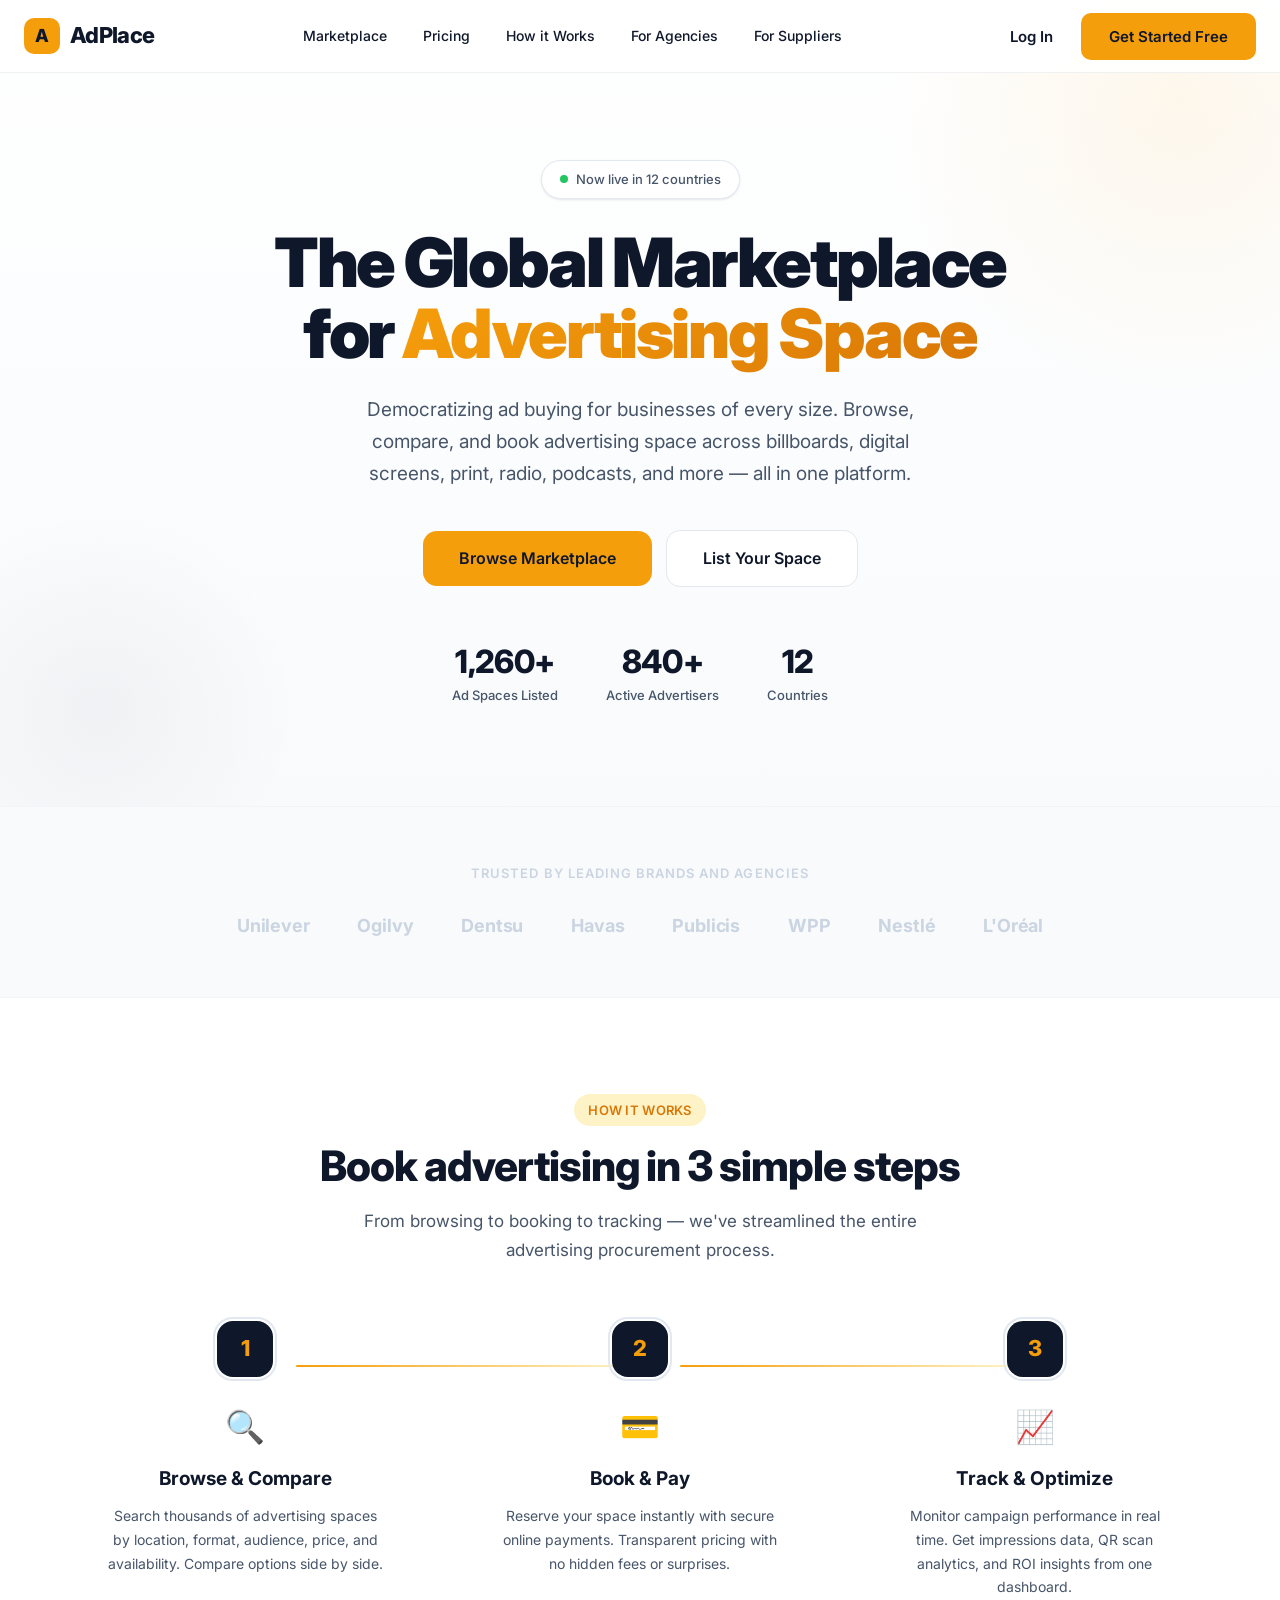
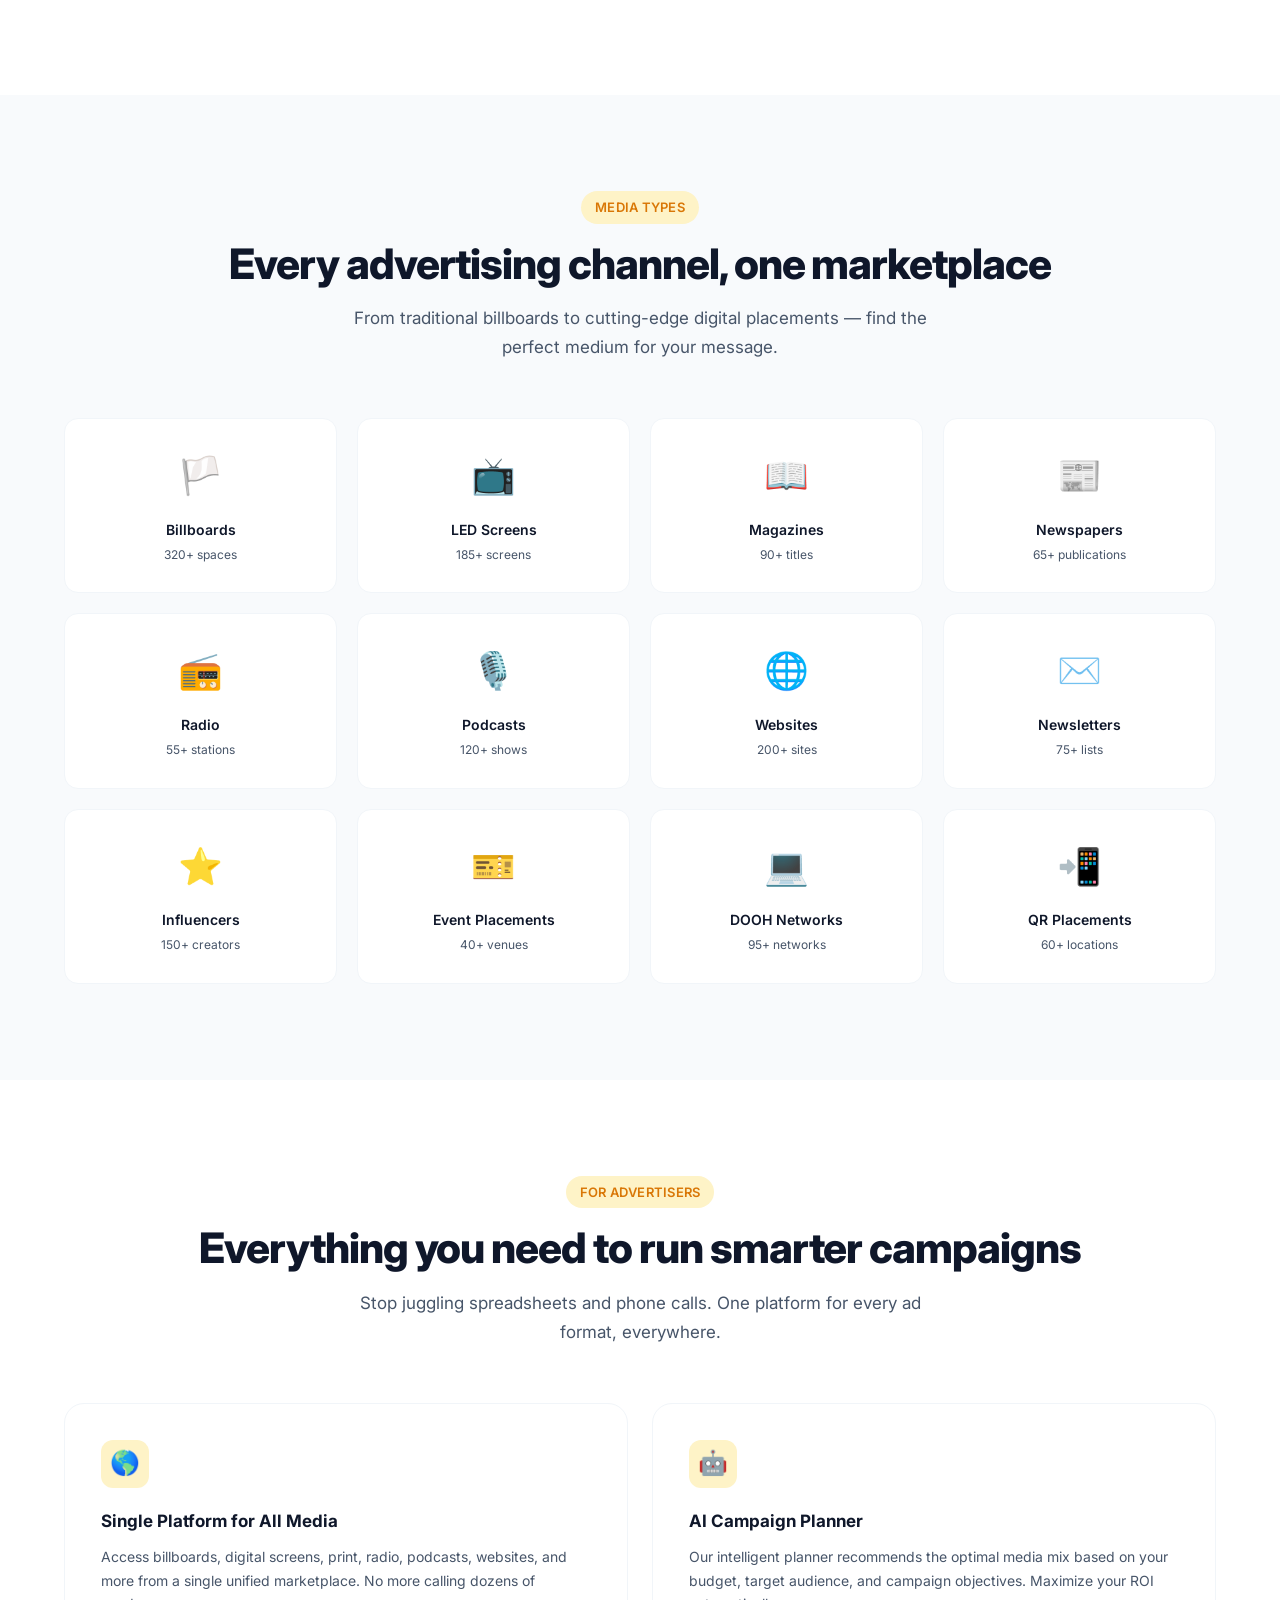
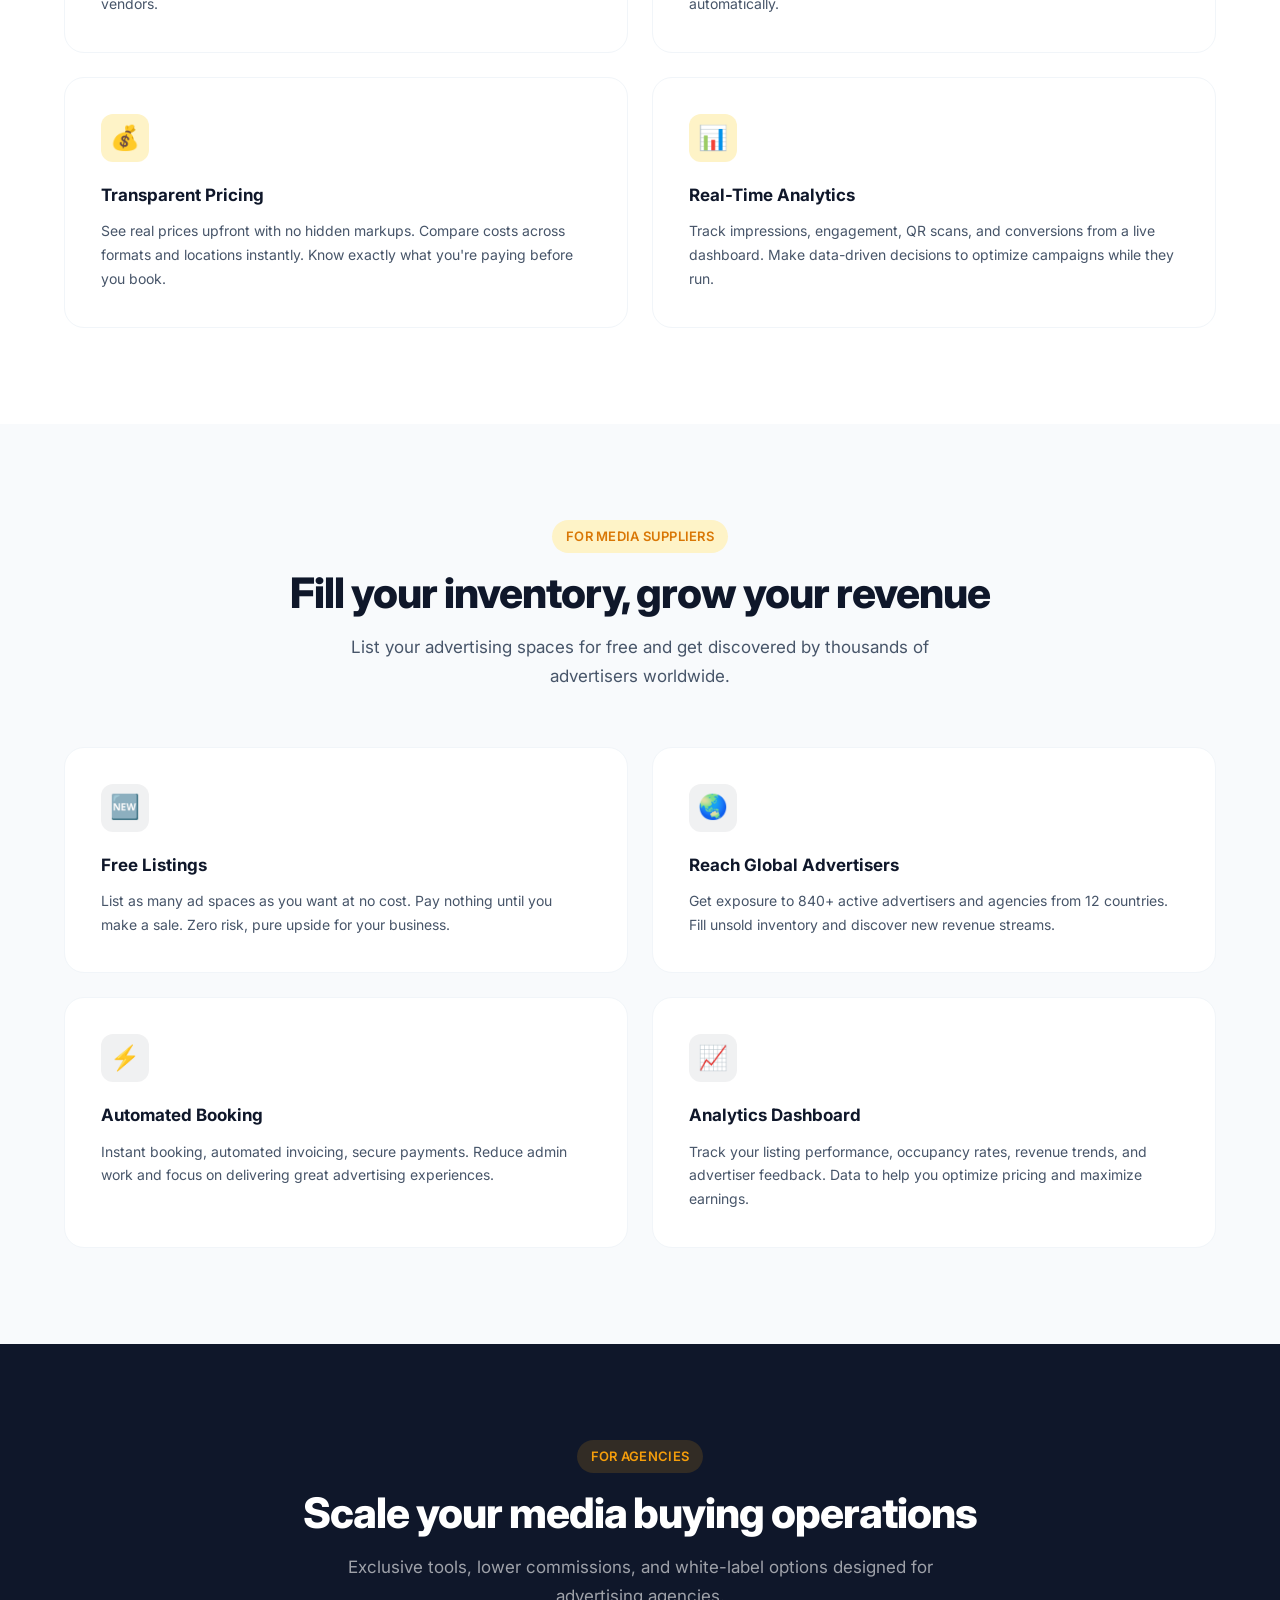
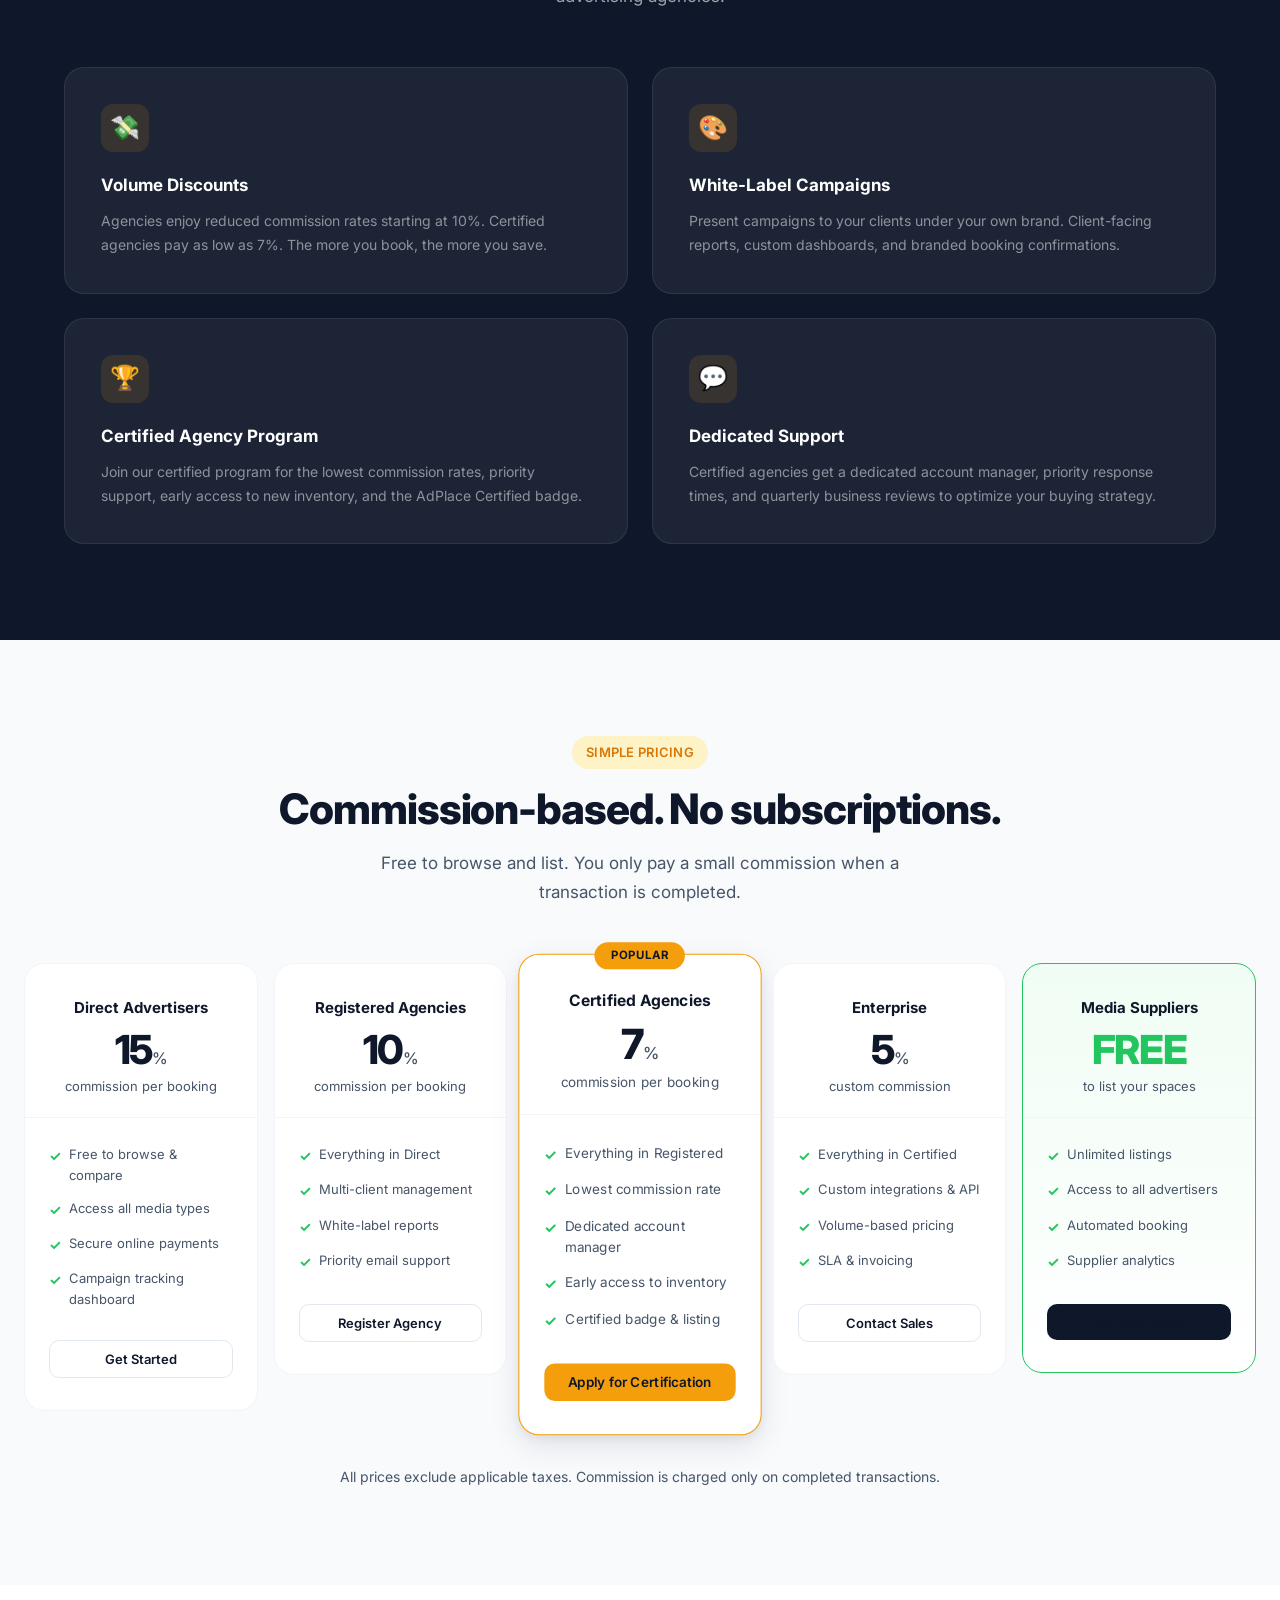
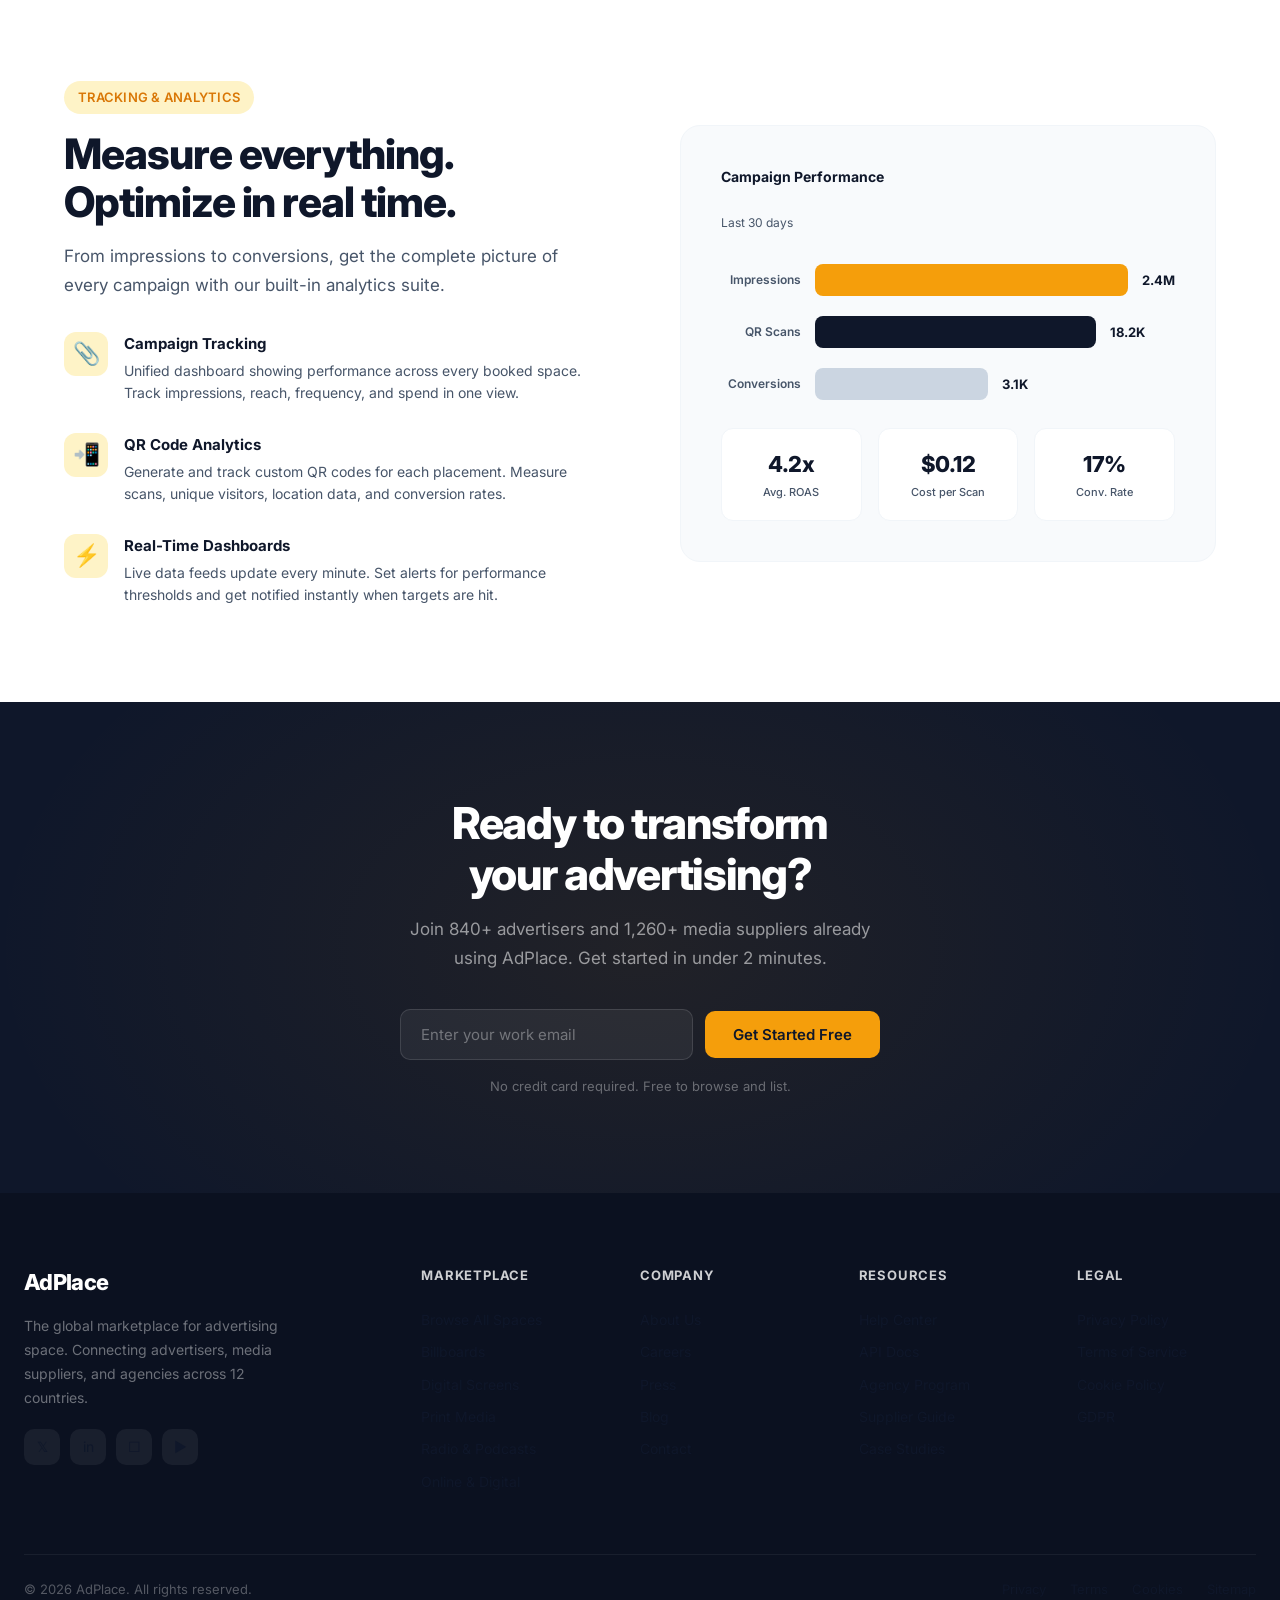
<file: index.html>
<!DOCTYPE html>
<html lang="es">
<head>
<meta charset="UTF-8">
<meta name="viewport" content="width=device-width, initial-scale=1.0">
<title>AdPlace — The Global Marketplace for Advertising Space</title>
<meta name="description" content="AdPlace connects advertisers, media suppliers, and agencies. Browse 1,260+ advertising spaces across billboards, digital screens, print, radio, podcasts, and more.">
<link href="https://fonts.googleapis.com/css2?family=Inter:wght@300;400;500;600;700;800;900&family=Plus+Jakarta+Sans:wght@300;400;500;600;700;800&display=swap" rel="stylesheet">
<style>
/* ============ APP DESIGN SYSTEM ============ */
/* ==========================================================================
   AdPlace — Design System
   Font: Inter (Google Fonts)
   https://fonts.googleapis.com/css2?family=Inter:wght@300;400;500;600;700;800;900&display=swap
   ========================================================================== */

@import url('https://fonts.googleapis.com/css2?family=Inter:wght@300;400;500;600;700;800;900&display=swap');

/* ==========================================================================
   CSS Custom Properties
   ========================================================================== */
:root {
  /* Colors */
  --primary: #0F172A;
  --primary-light: #1E293B;
  --accent: #F59E0B;
  --accent-hover: #D97706;
  --accent-light: #FEF3C7;
  --success: #10B981;
  --success-bg: #D1FAE5;
  --warning: #F59E0B;
  --warning-bg: #FEF3C7;
  --danger: #EF4444;
  --danger-bg: #FEE2E2;
  --info: #3B82F6;
  --info-bg: #DBEAFE;
  --bg: #F8FAFC;
  --bg-alt: #F1F5F9;
  --card: #FFFFFF;
  --border: #E2E8F0;
  --text: #0F172A;
  --text-secondary: #475569;
  --text-muted: #94A3B8;

  /* Legacy color aliases (for backward compat with inline references) */
  --white: #FFFFFF;
  --bg2: #F1F5F9;
  --sidebar: #0F172A;
  --sidebar2: #1E293B;
  --sidebar-text: #CBD5E1;
  --sidebar-active: #F59E0B;
  --navy: #0F172A;
  --gold: #D97706;
  --gold-light: #F59E0B;
  --gold-bg: #FEF3C7;
  --orange: #F59E0B;
  --orange-bg: #FEF3C7;
  --green: #10B981;
  --green-bg: #D1FAE5;
  --blue: #3B82F6;
  --blue-bg: #DBEAFE;
  --red: #EF4444;
  --red-bg: #FEE2E2;
  --text2: #475569;
  --text3: #94A3B8;

  /* Shadows */
  --shadow-sm: 0 1px 2px rgba(0, 0, 0, 0.05);
  --shadow: 0 1px 3px rgba(0, 0, 0, 0.1), 0 1px 2px rgba(0, 0, 0, 0.06);
  --shadow-md: 0 4px 6px -1px rgba(0, 0, 0, 0.1), 0 2px 4px -1px rgba(0, 0, 0, 0.06);
  --shadow-lg: 0 10px 15px -3px rgba(0, 0, 0, 0.1), 0 4px 6px -2px rgba(0, 0, 0, 0.05);

  /* Radii */
  --radius-sm: 8px;
  --radius: 12px;
  --radius-lg: 16px;
  --radius-xl: 24px;

  /* Typography Scale */
  --text-xs: 0.75rem;
  --text-sm: 0.875rem;
  --text-base: 1rem;
  --text-lg: 1.125rem;
  --text-xl: 1.25rem;
  --text-2xl: 1.5rem;
  --text-3xl: 1.875rem;
  --text-4xl: 2.25rem;

  /* Transitions */
  --transition-fast: 150ms cubic-bezier(0.4, 0, 0.2, 1);
  --transition-base: 200ms cubic-bezier(0.4, 0, 0.2, 1);
  --transition-smooth: 300ms cubic-bezier(0.4, 0, 0.2, 1);
  --transition-slow: 500ms cubic-bezier(0.4, 0, 0.2, 1);
}

/* ==========================================================================
   Reset & Base
   ========================================================================== */
*,
*::before,
*::after {
  box-sizing: border-box;
  margin: 0;
  padding: 0;
}

body {
  font-family: 'Inter', -apple-system, BlinkMacSystemFont, 'Segoe UI', Roboto, sans-serif;
  -webkit-font-smoothing: antialiased;
  -moz-osx-font-smoothing: grayscale;
  background: var(--bg);
  color: var(--text);
  overflow-x: hidden;
  min-height: 100vh;
  font-size: var(--text-base);
  line-height: 1.5;
}

/* ==========================================================================
   App Shell
   ========================================================================== */
.app {
  display: flex;
  min-height: 100vh;
}

/* ==========================================================================
   Sidebar
   ========================================================================== */
.sidebar {
  width: 240px;
  background: var(--primary);
  flex-shrink: 0;
  display: flex;
  flex-direction: column;
  position: fixed;
  top: 0;
  left: 0;
  bottom: 0;
  z-index: 100;
  overflow-y: auto;
  overflow-x: hidden;
  transition: width var(--transition-smooth);
}

/* Custom scrollbar for sidebar */
.sidebar::-webkit-scrollbar {
  width: 4px;
}

.sidebar::-webkit-scrollbar-track {
  background: transparent;
}

.sidebar::-webkit-scrollbar-thumb {
  background: rgba(255, 255, 255, 0.15);
  border-radius: 4px;
}

.sidebar::-webkit-scrollbar-thumb:hover {
  background: rgba(255, 255, 255, 0.25);
}

.sidebar-logo {
  padding: 28px 24px 22px;
  border-bottom: 1px solid rgba(255, 255, 255, 0.08);
}

.logo-mark {
  font-family: 'Inter', sans-serif;
  font-size: 26px;
  font-weight: 900;
  color: #fff;
  letter-spacing: -0.5px;
}

.logo-mark span {
  color: var(--accent);
}

.logo-sub {
  font-family: 'Inter', sans-serif;
  font-size: 9px;
  letter-spacing: 3px;
  text-transform: uppercase;
  color: rgba(255, 255, 255, 0.3);
  margin-top: 3px;
}

.sidebar-section {
  padding: 20px 12px 8px;
}

.sidebar-section-label {
  font-family: 'Inter', sans-serif;
  font-size: 9px;
  letter-spacing: 3px;
  text-transform: uppercase;
  color: rgba(255, 255, 255, 0.25);
  padding: 0 12px;
  margin-bottom: 6px;
  font-weight: 600;
}

.nav-item {
  display: flex;
  align-items: center;
  gap: 10px;
  padding: 10px 12px;
  border-radius: var(--radius-sm);
  cursor: pointer;
  transition: all var(--transition-base);
  margin-bottom: 2px;
  text-decoration: none;
  border: 1px solid transparent;
  position: relative;
}

.nav-item:hover {
  background: rgba(255, 255, 255, 0.08);
  transform: translateX(2px);
}

.nav-item.active {
  background: rgba(245, 158, 11, 0.15);
  border: 1px solid rgba(245, 158, 11, 0.25);
}

.nav-item.active::before {
  content: '';
  position: absolute;
  left: -12px;
  top: 50%;
  transform: translateY(-50%);
  width: 3px;
  height: 20px;
  background: var(--accent);
  border-radius: 0 3px 3px 0;
}

.nav-icon {
  font-size: 16px;
  width: 20px;
  text-align: center;
  flex-shrink: 0;
}

.nav-label {
  font-family: 'Inter', sans-serif;
  font-size: 13px;
  color: var(--sidebar-text);
  font-weight: 400;
  transition: color var(--transition-fast);
}

.nav-item.active .nav-label {
  color: var(--accent);
  font-weight: 500;
}

.nav-badge {
  margin-left: auto;
  background: var(--accent);
  color: var(--primary);
  font-size: 9px;
  padding: 2px 7px;
  border-radius: 100px;
  font-family: 'Inter', sans-serif;
  font-weight: 700;
  letter-spacing: 0.5px;
}

.sidebar-footer {
  margin-top: auto;
  padding: 16px 12px;
  border-top: 1px solid rgba(255, 255, 255, 0.08);
}

.user-chip {
  display: flex;
  align-items: center;
  gap: 10px;
  padding: 10px 12px;
  border-radius: var(--radius-sm);
  background: rgba(255, 255, 255, 0.05);
  transition: background var(--transition-base);
  cursor: pointer;
}

.user-chip:hover {
  background: rgba(255, 255, 255, 0.1);
}

.user-av {
  width: 32px;
  height: 32px;
  border-radius: 50%;
  background: linear-gradient(135deg, var(--accent), var(--accent-hover));
  display: flex;
  align-items: center;
  justify-content: center;
  font-size: 13px;
  font-weight: 700;
  color: white;
  font-family: 'Inter', sans-serif;
  flex-shrink: 0;
}

.user-name {
  font-size: 12px;
  color: #fff;
  font-weight: 500;
}

.user-role {
  font-size: 10px;
  color: rgba(255, 255, 255, 0.3);
}

/* ==========================================================================
   Main Content Area
   ========================================================================== */
.main {
  margin-left: 240px;
  flex: 1;
  display: flex;
  flex-direction: column;
  min-height: 100vh;
  transition: margin-left var(--transition-smooth);
}

/* ==========================================================================
   Topbar
   ========================================================================== */
.topbar {
  background: var(--card);
  border-bottom: 1px solid var(--border);
  padding: 14px 32px;
  display: flex;
  align-items: center;
  justify-content: space-between;
  position: sticky;
  top: 0;
  z-index: 50;
  backdrop-filter: blur(12px);
  background: rgba(255, 255, 255, 0.9);
}

.topbar-left h1 {
  font-family: 'Inter', sans-serif;
  font-size: var(--text-lg);
  font-weight: 800;
  color: var(--text);
}

.topbar-left p {
  font-size: var(--text-xs);
  color: var(--text-muted);
  margin-top: 1px;
}

.topbar-right {
  display: flex;
  align-items: center;
  gap: 12px;
}

/* ==========================================================================
   Search Bar
   ========================================================================== */
.search-bar {
  display: flex;
  align-items: center;
  gap: 8px;
  background: var(--bg);
  border: 1px solid var(--border);
  border-radius: var(--radius-sm);
  padding: 9px 14px;
  width: 260px;
  font-size: var(--text-xs);
  color: var(--text-muted);
  font-family: 'Inter', sans-serif;
  cursor: text;
  transition: all var(--transition-base);
}

.search-bar:hover {
  border-color: var(--text-muted);
}

.search-bar:focus-within {
  border-color: var(--accent);
  box-shadow: 0 0 0 3px rgba(245, 158, 11, 0.1);
}

/* ==========================================================================
   Buttons
   ========================================================================== */
.btn-primary {
  background: var(--primary);
  color: white;
  border: none;
  border-radius: var(--radius-sm);
  padding: 9px 18px;
  font-family: 'Inter', sans-serif;
  font-size: var(--text-xs);
  font-weight: 600;
  letter-spacing: 0.3px;
  cursor: pointer;
  transition: all var(--transition-base);
  white-space: nowrap;
  position: relative;
  overflow: hidden;
}

.btn-primary:hover {
  background: var(--primary-light);
  transform: translateY(-1px);
  box-shadow: var(--shadow-md);
}

.btn-primary:active {
  transform: translateY(0);
  box-shadow: var(--shadow-sm);
}

.btn-gold {
  background: var(--accent);
  color: var(--primary);
  border: none;
  border-radius: var(--radius-sm);
  padding: 9px 18px;
  font-family: 'Inter', sans-serif;
  font-size: var(--text-xs);
  font-weight: 700;
  cursor: pointer;
  transition: all var(--transition-base);
}

.btn-gold:hover {
  background: var(--accent-hover);
  transform: translateY(-1px);
  box-shadow: var(--shadow-md);
}

.btn-gold:active {
  transform: translateY(0);
  box-shadow: var(--shadow-sm);
}

.btn-outline {
  background: transparent;
  color: var(--text-secondary);
  border: 1px solid var(--border);
  border-radius: var(--radius-sm);
  padding: 8px 16px;
  font-family: 'Inter', sans-serif;
  font-size: var(--text-xs);
  cursor: pointer;
  transition: all var(--transition-base);
  font-weight: 500;
}

.btn-outline:hover {
  border-color: var(--primary);
  color: var(--primary);
  background: var(--bg);
  transform: translateY(-1px);
  box-shadow: var(--shadow-sm);
}

.btn-outline:active {
  transform: translateY(0);
}

/* ==========================================================================
   Content Area
   ========================================================================== */
.content {
  padding: 28px 32px;
  flex: 1;
}

/* ==========================================================================
   Pages (show/hide)
   ========================================================================== */
.page {
  display: none;
}

.page.active {
  display: block;
  animation: fadeUp 0.35s cubic-bezier(0.4, 0, 0.2, 1);
}

/* ==========================================================================
   KPI Cards
   ========================================================================== */
.kpi-grid {
  display: grid;
  grid-template-columns: repeat(4, 1fr);
  gap: 16px;
  margin-bottom: 28px;
}

.kpi-card {
  background: var(--card);
  border: 1px solid var(--border);
  border-radius: var(--radius);
  padding: 20px;
  box-shadow: var(--shadow);
  position: relative;
  overflow: hidden;
  transition: all var(--transition-base);
}

.kpi-card:hover {
  box-shadow: var(--shadow-md);
  transform: translateY(-2px);
}

.kpi-top-bar {
  position: absolute;
  top: 0;
  left: 0;
  right: 0;
  height: 3px;
  border-radius: var(--radius) var(--radius) 0 0;
}

.kpi-card.gold .kpi-top-bar {
  background: var(--accent);
}

.kpi-card.orange .kpi-top-bar {
  background: var(--accent-hover);
}

.kpi-card.green .kpi-top-bar {
  background: var(--success);
}

.kpi-card.blue .kpi-top-bar {
  background: var(--info);
}

.kpi-label {
  font-family: 'Inter', sans-serif;
  font-size: 10px;
  text-transform: uppercase;
  letter-spacing: 2px;
  color: var(--text-muted);
  margin-bottom: 10px;
  margin-top: 4px;
  font-weight: 600;
}

.kpi-value {
  font-family: 'Inter', sans-serif;
  font-size: var(--text-4xl);
  font-weight: 900;
  color: var(--text);
  line-height: 1;
  letter-spacing: -1.5px;
}

.kpi-change {
  font-size: 11px;
  margin-top: 6px;
  color: var(--success);
  font-weight: 500;
}

.kpi-change.down {
  color: var(--danger);
}

/* ==========================================================================
   Cards / Panels
   ========================================================================== */
.card {
  background: var(--card);
  border: 1px solid var(--border);
  border-radius: var(--radius);
  box-shadow: var(--shadow);
  overflow: hidden;
  transition: box-shadow var(--transition-base), transform var(--transition-base);
}

.card:hover {
  box-shadow: var(--shadow-md);
}

.card-header {
  display: flex;
  justify-content: space-between;
  align-items: center;
  padding: 16px 20px;
  border-bottom: 1px solid var(--border);
}

.card-title {
  font-family: 'Inter', sans-serif;
  font-size: 13px;
  font-weight: 700;
  text-transform: uppercase;
  letter-spacing: 1px;
  color: var(--text);
}

.card-action {
  font-size: var(--text-xs);
  color: var(--accent-hover);
  cursor: pointer;
  font-weight: 500;
  transition: color var(--transition-fast);
}

.card-action:hover {
  color: var(--accent);
}

/* ==========================================================================
   Table
   ========================================================================== */
.table {
  width: 100%;
}

.table-row {
  display: grid;
  padding: 13px 20px;
  border-bottom: 1px solid var(--border);
  align-items: center;
  transition: background var(--transition-fast);
  cursor: pointer;
}

.table-row:hover {
  background: var(--bg);
}

.table-row:last-child {
  border-bottom: none;
}

.table-head {
  background: var(--bg);
  cursor: default;
}

.table-head:hover {
  background: var(--bg);
}

.th {
  font-family: 'Inter', sans-serif;
  font-size: 10px;
  text-transform: uppercase;
  letter-spacing: 2px;
  color: var(--text-muted);
  font-weight: 600;
}

.listing-name-cell {
  display: flex;
  align-items: center;
  gap: 12px;
}

.listing-icon {
  width: 38px;
  height: 38px;
  border-radius: var(--radius-sm);
  display: flex;
  align-items: center;
  justify-content: center;
  font-size: 17px;
  flex-shrink: 0;
  transition: transform var(--transition-base);
}

.table-row:hover .listing-icon {
  transform: scale(1.05);
}

/* Icon background colors */
.ic-billboard {
  background: var(--success-bg);
}

.ic-digital {
  background: var(--info-bg);
}

.ic-magazine {
  background: var(--warning-bg);
}

.ic-podcast {
  background: var(--accent-light);
}

.ic-influencer {
  background: #F3EAFF;
}

.ic-radio {
  background: #EAF7FF;
}

.listing-title {
  font-size: 13px;
  font-weight: 500;
  color: var(--text);
}

.listing-sub {
  font-size: 11px;
  color: var(--text-muted);
  margin-top: 1px;
}

.cell-text {
  font-size: 13px;
  color: var(--text-secondary);
}

.cell-price {
  font-family: 'Inter', sans-serif;
  font-size: 17px;
  font-weight: 700;
  color: var(--accent-hover);
}

/* ==========================================================================
   Pills / Badges
   ========================================================================== */
.pill {
  display: inline-block;
  padding: 4px 10px;
  border-radius: 100px;
  font-family: 'Inter', sans-serif;
  font-size: 10px;
  font-weight: 700;
  text-transform: uppercase;
  letter-spacing: 0.5px;
}

.pill-green {
  background: var(--success-bg);
  color: var(--success);
}

.pill-orange {
  background: var(--warning-bg);
  color: var(--accent-hover);
}

.pill-gold {
  background: var(--accent-light);
  color: var(--accent-hover);
}

.pill-blue {
  background: var(--info-bg);
  color: var(--info);
}

.pill-red {
  background: var(--danger-bg);
  color: var(--danger);
}

/* ==========================================================================
   Media Type Selector
   ========================================================================== */
.media-type-banner {
  display: grid;
  grid-template-columns: 1fr 1fr;
  gap: 20px;
  margin-bottom: 28px;
}

.media-type-card {
  background: var(--card);
  border: 2px solid var(--border);
  border-radius: var(--radius-xl);
  padding: 28px;
  cursor: pointer;
  transition: all var(--transition-smooth);
  position: relative;
  overflow: hidden;
}

.media-type-card::before {
  content: '';
  position: absolute;
  top: 0;
  left: 0;
  right: 0;
  bottom: 0;
  opacity: 0;
  transition: opacity var(--transition-smooth);
}

.media-type-card.digital::before {
  background: linear-gradient(135deg, rgba(59, 130, 246, 0.05), transparent);
}

.media-type-card.impreso::before {
  background: linear-gradient(135deg, rgba(245, 158, 11, 0.05), transparent);
}

.media-type-card:hover {
  border-color: var(--accent);
  transform: translateY(-4px);
  box-shadow: var(--shadow-lg);
}

.media-type-card:hover::before {
  opacity: 1;
}

.media-type-icon {
  font-size: 36px;
  margin-bottom: 12px;
}

.media-type-title {
  font-family: 'Inter', sans-serif;
  font-size: var(--text-2xl);
  font-weight: 900;
  color: var(--text);
  margin-bottom: 8px;
}

.media-type-desc {
  font-size: 13px;
  color: var(--text-secondary);
  line-height: 1.6;
  margin-bottom: 16px;
}

.media-type-tags {
  display: flex;
  flex-wrap: wrap;
  gap: 6px;
}

.media-tag {
  background: var(--bg-alt);
  border-radius: 100px;
  padding: 4px 12px;
  font-size: 11px;
  color: var(--text-secondary);
  font-family: 'Inter', sans-serif;
  font-weight: 500;
  transition: background var(--transition-fast);
}

.media-tag:hover {
  background: var(--accent-light);
  color: var(--accent-hover);
}

.media-type-count {
  position: absolute;
  top: 20px;
  right: 20px;
  font-family: 'Inter', sans-serif;
  font-size: 42px;
  font-weight: 900;
  color: var(--bg-alt);
  line-height: 1;
}

/* ==========================================================================
   Listing Grid
   ========================================================================== */
.listing-grid {
  display: grid;
  grid-template-columns: repeat(3, 1fr);
  gap: 18px;
}

.listing-card {
  background: var(--card);
  border: 1px solid var(--border);
  border-radius: var(--radius);
  overflow: hidden;
  cursor: pointer;
  transition: all var(--transition-smooth);
  box-shadow: var(--shadow);
}

.listing-card:hover {
  transform: translateY(-4px);
  box-shadow: var(--shadow-lg);
  border-color: var(--accent);
}

.listing-card-img {
  height: 130px;
  display: flex;
  align-items: center;
  justify-content: center;
  font-size: 40px;
  position: relative;
  transition: transform var(--transition-smooth);
}

.listing-card:hover .listing-card-img {
  transform: scale(1.02);
}

/* Background gradient utilities */
.bg-green {
  background: linear-gradient(135deg, #D1FAE5, #ECFDF5);
}

.bg-blue {
  background: linear-gradient(135deg, #DBEAFE, #EFF6FF);
}

.bg-amber {
  background: linear-gradient(135deg, #FEF3C7, #FFFBEB);
}

.bg-rose {
  background: linear-gradient(135deg, #FEE2E2, #FEF2F2);
}

.bg-teal {
  background: linear-gradient(135deg, #CCFBF1, #F0FDFA);
}

.bg-purple {
  background: linear-gradient(135deg, #EDE9FE, #F5F3FF);
}

.listing-card-badge {
  position: absolute;
  top: 10px;
  left: 10px;
  background: var(--primary);
  color: white;
  font-family: 'Inter', sans-serif;
  font-size: 9px;
  font-weight: 700;
  letter-spacing: 1px;
  text-transform: uppercase;
  padding: 4px 9px;
  border-radius: 100px;
}

.listing-card-body {
  padding: 14px;
}

.listing-card-type {
  font-family: 'Inter', sans-serif;
  font-size: 9px;
  color: var(--accent-hover);
  text-transform: uppercase;
  letter-spacing: 2px;
  margin-bottom: 4px;
  font-weight: 600;
}

.listing-card-name {
  font-family: 'Inter', sans-serif;
  font-size: var(--text-sm);
  font-weight: 700;
  color: var(--text);
  margin-bottom: 4px;
}

.listing-card-loc {
  font-size: var(--text-xs);
  color: var(--text-muted);
  margin-bottom: 12px;
}

.listing-card-stats {
  display: flex;
  justify-content: space-between;
  align-items: center;
  padding-top: 10px;
  border-top: 1px solid var(--border);
}

.listing-card-price {
  font-family: 'Inter', sans-serif;
  font-size: var(--text-lg);
  font-weight: 700;
  color: var(--text);
}

.listing-card-price span {
  font-family: 'Inter', sans-serif;
  font-size: 11px;
  color: var(--text-muted);
  font-weight: 400;
}

.listing-card-audience {
  font-size: 11px;
  color: var(--text-muted);
}

/* ==========================================================================
   Profile Page
   ========================================================================== */
.profile-hero {
  background: var(--card);
  border: 1px solid var(--border);
  border-radius: var(--radius-xl);
  overflow: hidden;
  margin-bottom: 24px;
  box-shadow: var(--shadow);
}

.profile-hero-banner {
  height: 160px;
  display: flex;
  align-items: center;
  justify-content: center;
  font-size: 60px;
  position: relative;
}

.profile-hero-banner .geo-badge {
  position: absolute;
  bottom: 14px;
  right: 14px;
  background: rgba(15, 23, 42, 0.7);
  backdrop-filter: blur(8px);
  color: white;
  font-size: var(--text-xs);
  padding: 6px 12px;
  border-radius: 100px;
  font-family: 'Inter', sans-serif;
}

.profile-hero-body {
  padding: 20px 24px;
  display: flex;
  justify-content: space-between;
  align-items: flex-start;
  gap: 20px;
}

.profile-meta {
  flex: 1;
}

.profile-name {
  font-family: 'Inter', sans-serif;
  font-size: 26px;
  font-weight: 900;
  color: var(--text);
  margin-bottom: 4px;
}

.profile-location {
  font-size: 13px;
  color: var(--text-muted);
  display: flex;
  align-items: center;
  gap: 6px;
  margin-bottom: 12px;
}

.profile-tags {
  display: flex;
  gap: 8px;
  flex-wrap: wrap;
}

.profile-actions {
  display: flex;
  gap: 10px;
  flex-shrink: 0;
}

/* Stats Row */
.stats-row {
  display: grid;
  grid-template-columns: repeat(5, 1fr);
  gap: 0;
}

.stat-item {
  padding: 16px 0;
  text-align: center;
  border-right: 1px solid var(--border);
  transition: background var(--transition-fast);
}

.stat-item:last-child {
  border-right: none;
}

.stat-item:hover {
  background: var(--bg);
}

.stat-num {
  font-family: 'Inter', sans-serif;
  font-size: var(--text-2xl);
  font-weight: 900;
  color: var(--text);
}

.stat-label {
  font-family: 'Inter', sans-serif;
  font-size: 9px;
  text-transform: uppercase;
  letter-spacing: 2px;
  color: var(--text-muted);
  margin-top: 3px;
  font-weight: 600;
}

/* Profile Grid */
.profile-grid {
  display: grid;
  grid-template-columns: 1fr 340px;
  gap: 20px;
}

/* ==========================================================================
   Map Container
   ========================================================================== */
.map-container {
  background: var(--card);
  border: 1px solid var(--border);
  border-radius: var(--radius);
  overflow: hidden;
  box-shadow: var(--shadow);
  margin-bottom: 20px;
}

.map-header {
  padding: 14px 18px;
  border-bottom: 1px solid var(--border);
  display: flex;
  align-items: center;
  justify-content: space-between;
}

.map-body {
  height: 260px;
  background: linear-gradient(135deg, #DBEAFE, #BFDBFE);
  position: relative;
  overflow: hidden;
}

/* Fake map grid */
.map-body::before {
  content: '';
  position: absolute;
  inset: 0;
  background-image:
    linear-gradient(rgba(59, 130, 246, 0.12) 1px, transparent 1px),
    linear-gradient(90deg, rgba(59, 130, 246, 0.12) 1px, transparent 1px);
  background-size: 40px 40px;
}

/* Roads */
.map-road-h,
.map-road-v {
  position: absolute;
  background: rgba(255, 255, 255, 0.7);
}

.map-road-h {
  height: 8px;
  left: 0;
  right: 0;
}

.map-road-v {
  width: 8px;
  top: 0;
  bottom: 0;
}

.r1 { top: 30%; }
.r2 { top: 60%; }
.r3 { top: 78%; }
.c1 { left: 25%; }
.c2 { left: 55%; }
.c3 { left: 75%; }

/* Map pins */
.map-pin {
  position: absolute;
  transform: translate(-50%, -50%);
}

.pin-dot {
  width: 20px;
  height: 20px;
  border-radius: 50% 50% 50% 0;
  transform: rotate(-45deg);
  border: 2px solid white;
  box-shadow: 0 2px 8px rgba(0, 0, 0, 0.3);
  cursor: pointer;
  transition: transform var(--transition-base);
}

.pin-dot:hover {
  transform: rotate(-45deg) scale(1.3);
}

.pin-primary {
  background: var(--accent-hover);
}

.pin-secondary {
  background: var(--accent);
}

.pin-active {
  background: var(--success);
}

.pin-label {
  position: absolute;
  left: 26px;
  top: -4px;
  background: white;
  padding: 3px 8px;
  border-radius: 6px;
  font-size: 10px;
  font-family: 'Inter', sans-serif;
  font-weight: 700;
  color: var(--text);
  white-space: nowrap;
  box-shadow: var(--shadow-md);
}

/* ==========================================================================
   AI Planner
   ========================================================================== */
.ai-panel {
  background: var(--card);
  border: 1px solid var(--border);
  border-radius: var(--radius);
  overflow: hidden;
  box-shadow: var(--shadow);
}

.ai-panel-header {
  padding: 18px 20px;
  background: var(--primary);
  display: flex;
  align-items: center;
  gap: 12px;
}

.ai-orb {
  width: 36px;
  height: 36px;
  border-radius: 50%;
  background: radial-gradient(circle at 30% 30%, var(--accent), var(--accent-hover));
  box-shadow: 0 0 16px rgba(245, 158, 11, 0.5);
  animation: pulse 2s ease-in-out infinite;
  flex-shrink: 0;
}

@keyframes pulse {
  0%, 100% {
    box-shadow: 0 0 16px rgba(245, 158, 11, 0.4);
    transform: scale(1);
  }
  50% {
    box-shadow: 0 0 28px rgba(245, 158, 11, 0.8);
    transform: scale(1.05);
  }
}

.ai-header-text {
  /* container for title + sub */
}

.ai-header-text .ai-title,
.ai-title {
  font-family: 'Inter', sans-serif;
  font-size: var(--text-sm);
  font-weight: 800;
  color: white;
  text-transform: uppercase;
  letter-spacing: 1px;
}

.ai-header-text .ai-sub,
.ai-sub {
  font-size: 11px;
  color: rgba(255, 255, 255, 0.4);
  margin-top: 1px;
}

.ai-body {
  padding: 20px;
}

.ai-label {
  font-family: 'Inter', sans-serif;
  font-size: 10px;
  text-transform: uppercase;
  letter-spacing: 2px;
  color: var(--text-muted);
  display: block;
  margin-bottom: 6px;
  margin-top: 14px;
  font-weight: 600;
}

.ai-label:first-child {
  margin-top: 0;
}

.ai-input {
  width: 100%;
  background: var(--bg);
  border: 1px solid var(--border);
  border-radius: var(--radius-sm);
  padding: 10px 13px;
  font-size: 13px;
  color: var(--text);
  font-family: 'Inter', sans-serif;
  outline: none;
  transition: all var(--transition-base);
}

.ai-input:focus {
  border-color: var(--accent);
  box-shadow: 0 0 0 3px rgba(245, 158, 11, 0.1);
}

.ai-tags {
  display: flex;
  flex-wrap: wrap;
  gap: 6px;
  margin-top: 8px;
}

.ai-tag {
  background: var(--bg);
  border: 1px solid var(--border);
  border-radius: 100px;
  padding: 5px 12px;
  font-size: 11px;
  color: var(--text-secondary);
  font-family: 'Inter', sans-serif;
  cursor: pointer;
  transition: all var(--transition-base);
  font-weight: 500;
}

.ai-tag:hover {
  border-color: var(--accent);
  color: var(--accent-hover);
  background: var(--accent-light);
}

.ai-tag.selected {
  background: var(--primary);
  border-color: var(--primary);
  color: white;
}

.btn-ai {
  width: 100%;
  background: linear-gradient(135deg, var(--accent), var(--accent-hover));
  color: white;
  border: none;
  border-radius: var(--radius-sm);
  padding: 13px;
  font-family: 'Inter', sans-serif;
  font-size: 13px;
  font-weight: 800;
  letter-spacing: 2px;
  text-transform: uppercase;
  cursor: pointer;
  margin-top: 18px;
  transition: all var(--transition-base);
  position: relative;
  overflow: hidden;
}

.btn-ai::before {
  content: '';
  position: absolute;
  inset: 0;
  background: linear-gradient(135deg, transparent, rgba(255, 255, 255, 0.15));
  opacity: 0;
  transition: opacity var(--transition-base);
}

.btn-ai:hover {
  transform: translateY(-1px);
  box-shadow: 0 4px 12px rgba(245, 158, 11, 0.4);
}

.btn-ai:hover::before {
  opacity: 1;
}

.btn-ai:active {
  transform: translateY(0);
}

.ai-result {
  margin-top: 16px;
  padding: 14px;
  background: var(--success-bg);
  border: 1px solid rgba(16, 185, 129, 0.2);
  border-radius: var(--radius-sm);
  animation: fadeUp 0.3s ease;
}

.ai-result-label {
  font-family: 'Inter', sans-serif;
  font-size: 10px;
  text-transform: uppercase;
  letter-spacing: 2px;
  color: var(--success);
  margin-bottom: 8px;
  font-weight: 700;
}

.ai-result-list {
  font-size: var(--text-xs);
  color: var(--text-secondary);
  line-height: 2;
  list-style: none;
}

.ai-result-list li::before {
  content: '\2713  ';
  color: var(--success);
  font-weight: 700;
}

.ai-result-total {
  margin-top: 10px;
  font-family: 'Inter', sans-serif;
  font-size: var(--text-xl);
  font-weight: 900;
  color: var(--accent-hover);
}

/* ==========================================================================
   Campaign View
   ========================================================================== */
.campaign-header-card {
  background: var(--card);
  border: 1px solid var(--border);
  border-radius: var(--radius-xl);
  padding: 24px;
  margin-bottom: 24px;
  box-shadow: var(--shadow);
  display: flex;
  justify-content: space-between;
  align-items: center;
  gap: 20px;
  transition: box-shadow var(--transition-base);
}

.campaign-header-card:hover {
  box-shadow: var(--shadow-md);
}

.campaign-title-area {
  /* layout container */
}

.campaign-name {
  font-family: 'Inter', sans-serif;
  font-size: 28px;
  font-weight: 900;
  color: var(--text);
  margin-bottom: 4px;
}

.campaign-meta {
  font-size: 13px;
  color: var(--text-muted);
  display: flex;
  align-items: center;
  gap: 16px;
}

.campaign-meta-item {
  display: flex;
  align-items: center;
  gap: 5px;
}

.campaign-actions {
  display: flex;
  gap: 10px;
}

.progress-bar-wrap {
  background: var(--bg-alt);
  border-radius: 100px;
  height: 6px;
  width: 200px;
  overflow: hidden;
  margin-top: 4px;
}

.progress-bar-fill {
  height: 100%;
  border-radius: 100px;
  background: linear-gradient(90deg, var(--accent), var(--accent-hover));
  transition: width 1s cubic-bezier(0.4, 0, 0.2, 1);
}

/* Campaign Grid */
.campaign-grid {
  display: grid;
  grid-template-columns: 1fr 300px;
  gap: 20px;
  margin-bottom: 24px;
}

.channel-list .channel-item,
.channel-item {
  display: flex;
  align-items: center;
  gap: 14px;
  padding: 14px 20px;
  border-bottom: 1px solid var(--border);
  transition: background var(--transition-fast);
}

.channel-item:last-child {
  border-bottom: none;
}

.channel-item:hover {
  background: var(--bg);
}

.channel-icon {
  width: 42px;
  height: 42px;
  border-radius: var(--radius-sm);
  display: flex;
  align-items: center;
  justify-content: center;
  font-size: 20px;
  flex-shrink: 0;
  transition: transform var(--transition-base);
}

.channel-item:hover .channel-icon {
  transform: scale(1.08);
}

.channel-info {
  flex: 1;
}

.channel-name {
  font-size: 13px;
  font-weight: 500;
  color: var(--text);
}

.channel-detail {
  font-size: 11px;
  color: var(--text-muted);
  margin-top: 2px;
}

.channel-price {
  font-family: 'Inter', sans-serif;
  font-size: 17px;
  font-weight: 700;
  color: var(--accent-hover);
}

/* ==========================================================================
   Donut Chart
   ========================================================================== */
.donut-wrap {
  padding: 20px;
  text-align: center;
}

.donut {
  width: 140px;
  height: 140px;
  border-radius: 50%;
  margin: 0 auto 16px;
  background: conic-gradient(
    var(--accent-hover) 0deg 130deg,
    var(--accent) 130deg 220deg,
    var(--info) 220deg 280deg,
    var(--success) 280deg 360deg
  );
  position: relative;
  transition: transform var(--transition-base);
}

.donut:hover {
  transform: scale(1.05);
}

.donut::after {
  content: '';
  position: absolute;
  width: 80px;
  height: 80px;
  background: white;
  border-radius: 50%;
  top: 50%;
  left: 50%;
  transform: translate(-50%, -50%);
}

.donut-legend {
  list-style: none;
  text-align: left;
  display: inline-block;
}

.donut-legend li {
  display: flex;
  align-items: center;
  gap: 8px;
  font-size: var(--text-xs);
  color: var(--text-secondary);
  margin-bottom: 6px;
}

.legend-dot {
  width: 8px;
  height: 8px;
  border-radius: 50%;
  flex-shrink: 0;
}

/* ==========================================================================
   Two-Column Layout
   ========================================================================== */
.two-col {
  display: grid;
  grid-template-columns: 1fr 340px;
  gap: 20px;
  align-items: start;
}

/* ==========================================================================
   Tabs
   ========================================================================== */
.tab-row {
  display: flex;
  gap: 4px;
  background: var(--bg-alt);
  border-radius: var(--radius-sm);
  padding: 4px;
  width: fit-content;
  margin-bottom: 20px;
}

.tab-btn {
  padding: 7px 18px;
  border-radius: 7px;
  font-family: 'Inter', sans-serif;
  font-size: var(--text-xs);
  font-weight: 600;
  cursor: pointer;
  color: var(--text-muted);
  transition: all var(--transition-base);
  border: none;
  background: transparent;
}

.tab-btn:hover {
  color: var(--text-secondary);
}

.tab-btn.active {
  background: white;
  color: var(--text);
  box-shadow: var(--shadow);
}

/* ==========================================================================
   Filter Row
   ========================================================================== */
.filter-row {
  display: flex;
  gap: 8px;
  margin-bottom: 20px;
  flex-wrap: wrap;
  align-items: center;
}

.filter-pill {
  background: var(--card);
  border: 1px solid var(--border);
  border-radius: 100px;
  padding: 6px 14px;
  font-family: 'Inter', sans-serif;
  font-size: 11px;
  cursor: pointer;
  color: var(--text-secondary);
  transition: all var(--transition-base);
  font-weight: 500;
}

.filter-pill:hover,
.filter-pill.active {
  background: var(--primary);
  border-color: var(--primary);
  color: white;
}

/* ==========================================================================
   Geo Map Panel
   ========================================================================== */
.geo-panel {
  background: var(--card);
  border: 1px solid var(--border);
  border-radius: var(--radius);
  overflow: hidden;
  margin-bottom: 20px;
  box-shadow: var(--shadow);
}

.geo-map-body {
  height: 320px;
  background: linear-gradient(160deg, #DBEAFE 0%, #BFDBFE 40%, #93C5FD 100%);
  position: relative;
  overflow: hidden;
}

.geo-map-body::before {
  content: '';
  position: absolute;
  inset: 0;
  background-image:
    linear-gradient(rgba(59, 130, 246, 0.08) 1px, transparent 1px),
    linear-gradient(90deg, rgba(59, 130, 246, 0.08) 1px, transparent 1px);
  background-size: 50px 50px;
}

/* Geo Roads */
.geo-road {
  position: absolute;
  background: rgba(255, 255, 255, 0.8);
}

.geo-road-h {
  height: 10px;
  left: 0;
  right: 0;
}

.geo-road-v {
  width: 10px;
  top: 0;
  bottom: 0;
}

.geo-road-sm {
  height: 5px;
}

.geo-road-v-sm {
  width: 5px;
}

.gr1 { top: 35%; }
.gr2 { top: 62%; }
.gr3 { top: 80%; }
.gc1 { left: 20%; }
.gc2 { left: 48%; }
.gc3 { left: 70%; }
.sm4 { top: 20%; }
.sm5 { top: 50%; }
.vc4 { left: 35%; }
.vc5 { left: 85%; }

.geo-zone {
  position: absolute;
  border-radius: var(--radius-sm);
  border: 2px dashed rgba(245, 158, 11, 0.4);
  background: rgba(245, 158, 11, 0.08);
}

.geo-label-zone {
  position: absolute;
  font-family: 'Inter', sans-serif;
  font-size: 9px;
  font-weight: 700;
  letter-spacing: 1px;
  text-transform: uppercase;
  color: rgba(15, 23, 42, 0.5);
}

.geo-pin-wrap {
  position: absolute;
  transform: translate(-50%, -50%);
  cursor: pointer;
}

.geo-pin {
  display: flex;
  flex-direction: column;
  align-items: center;
}

.geo-pin-dot {
  width: 28px;
  height: 28px;
  border-radius: 50% 50% 50% 0;
  transform: rotate(-45deg);
  border: 3px solid white;
  box-shadow: 0 3px 12px rgba(0, 0, 0, 0.25);
  transition: transform var(--transition-base);
}

.geo-pin-dot:hover {
  transform: rotate(-45deg) scale(1.2);
}

.geo-pin-orange {
  background: var(--accent-hover);
}

.geo-pin-gold {
  background: var(--accent);
}

.geo-pin-green {
  background: var(--success);
}

.geo-pin-navy {
  background: var(--primary);
}

.geo-tooltip {
  position: absolute;
  bottom: 36px;
  left: 50%;
  transform: translateX(-50%);
  background: white;
  border: 1px solid var(--border);
  border-radius: var(--radius-sm);
  padding: 6px 10px;
  white-space: nowrap;
  box-shadow: var(--shadow-md);
  opacity: 0;
  pointer-events: none;
  transition: opacity var(--transition-base), transform var(--transition-base);
  z-index: 10;
  transform: translateX(-50%) translateY(4px);
}

.geo-pin-wrap:hover .geo-tooltip {
  opacity: 1;
  transform: translateX(-50%) translateY(0);
}

.geo-tooltip-name {
  font-size: 11px;
  font-weight: 600;
  color: var(--text);
  font-family: 'Inter', sans-serif;
}

.geo-tooltip-info {
  font-size: 10px;
  color: var(--text-muted);
}

.geo-legend {
  padding: 12px 16px;
  display: flex;
  gap: 16px;
  border-top: 1px solid var(--border);
  background: var(--card);
}

.geo-legend-item {
  display: flex;
  align-items: center;
  gap: 6px;
  font-size: 11px;
  color: var(--text-secondary);
  font-family: 'Inter', sans-serif;
}

.geo-dot {
  width: 10px;
  height: 10px;
  border-radius: 50%;
}

/* ==========================================================================
   Publisher Stats
   ========================================================================== */
.publisher-stats-grid {
  display: grid;
  grid-template-columns: repeat(2, 1fr);
  gap: 10px;
  margin-bottom: 16px;
}

.pub-stat {
  background: var(--bg);
  border-radius: var(--radius-sm);
  padding: 12px;
  transition: background var(--transition-fast);
}

.pub-stat:hover {
  background: var(--bg-alt);
}

.pub-stat-num {
  font-family: 'Inter', sans-serif;
  font-size: var(--text-xl);
  font-weight: 900;
  color: var(--text);
}

.pub-stat-label {
  font-family: 'Inter', sans-serif;
  font-size: 9px;
  text-transform: uppercase;
  letter-spacing: 1.5px;
  color: var(--text-muted);
  margin-top: 2px;
  font-weight: 600;
}

/* ==========================================================================
   Reviews
   ========================================================================== */
.review-item {
  padding: 14px 0;
  border-bottom: 1px solid var(--border);
  transition: background var(--transition-fast);
}

.review-item:last-child {
  border-bottom: none;
}

.review-header {
  display: flex;
  justify-content: space-between;
  align-items: center;
  margin-bottom: 6px;
}

.review-author {
  font-size: 13px;
  font-weight: 500;
  color: var(--text);
}

.review-stars {
  color: var(--accent);
  font-size: var(--text-xs);
}

.review-text {
  font-size: var(--text-xs);
  color: var(--text-secondary);
  line-height: 1.5;
}

.review-date {
  font-size: 10px;
  color: var(--text-muted);
  margin-top: 4px;
}

/* ==========================================================================
   Breadcrumb
   ========================================================================== */
.breadcrumb {
  display: flex;
  align-items: center;
  gap: 8px;
  font-size: var(--text-xs);
  color: var(--text-muted);
  margin-bottom: 20px;
  font-family: 'Inter', sans-serif;
}

.breadcrumb span {
  color: var(--text-secondary);
  cursor: pointer;
  transition: color var(--transition-fast);
}

.breadcrumb span:hover {
  color: var(--accent);
}

.breadcrumb .sep {
  color: var(--border);
}

/* Scroll container */
.page-scroll {
  max-height: calc(100vh - 70px);
  overflow-y: auto;
}

/* ==========================================================================
   Animations
   ========================================================================== */
@keyframes fadeUp {
  from {
    opacity: 0;
    transform: translateY(12px);
  }
  to {
    opacity: 1;
    transform: translateY(0);
  }
}

@keyframes fadeIn {
  from {
    opacity: 0;
  }
  to {
    opacity: 1;
  }
}

@keyframes slideInRight {
  from {
    opacity: 0;
    transform: translateX(20px);
  }
  to {
    opacity: 1;
    transform: translateX(0);
  }
}

@keyframes scaleIn {
  from {
    opacity: 0;
    transform: scale(0.95);
  }
  to {
    opacity: 1;
    transform: scale(1);
  }
}

/* ==========================================================================
   Responsive Breakpoints
   ========================================================================== */

/* Large tablets and small desktops */
@media (max-width: 1280px) {
  .listing-grid {
    grid-template-columns: repeat(2, 1fr);
  }

  .profile-grid {
    grid-template-columns: 1fr 300px;
  }
}

/* Tablets */
@media (max-width: 1100px) {
  .kpi-grid {
    grid-template-columns: repeat(2, 1fr);
  }

  .listing-grid {
    grid-template-columns: repeat(2, 1fr);
  }

  .two-col,
  .campaign-grid,
  .profile-grid {
    grid-template-columns: 1fr;
  }

  .content {
    padding: 24px;
  }
}

/* Small tablets */
@media (max-width: 900px) {
  .media-type-banner {
    grid-template-columns: 1fr;
  }

  .topbar {
    padding: 12px 20px;
  }

  .topbar-right {
    gap: 8px;
  }

  .search-bar {
    width: 180px;
  }
}

/* Mobile / collapsed sidebar */
@media (max-width: 768px) {
  .sidebar {
    width: 64px;
  }

  .sidebar .logo-sub,
  .sidebar .nav-label,
  .sidebar .sidebar-section-label,
  .sidebar .user-name,
  .sidebar .user-role,
  .sidebar .logo-mark {
    display: none;
  }

  .nav-item.active::before {
    display: none;
  }

  .nav-badge {
    display: none;
  }

  .main {
    margin-left: 64px;
  }

  .content {
    padding: 20px 16px;
  }

  .media-type-banner {
    grid-template-columns: 1fr;
  }

  .stats-row {
    grid-template-columns: repeat(3, 1fr);
  }

  .listing-grid {
    grid-template-columns: 1fr;
  }

  .kpi-grid {
    grid-template-columns: 1fr;
  }

  .topbar {
    padding: 12px 16px;
    flex-wrap: wrap;
    gap: 8px;
  }

  .topbar-right {
    width: 100%;
    justify-content: flex-end;
  }

  .search-bar {
    flex: 1;
    width: auto;
  }

  .campaign-header-card {
    flex-direction: column;
    align-items: flex-start;
  }
}

/* Small phones */
@media (max-width: 480px) {
  .sidebar {
    width: 0;
    overflow: hidden;
  }

  .main {
    margin-left: 0;
  }

  .stats-row {
    grid-template-columns: repeat(2, 1fr);
  }

  .publisher-stats-grid {
    grid-template-columns: 1fr;
  }

  .profile-hero-body {
    flex-direction: column;
  }

  .profile-actions {
    width: 100%;
  }

  .profile-actions .btn-primary,
  .profile-actions .btn-gold,
  .profile-actions .btn-outline {
    flex: 1;
    text-align: center;
  }
}

/* ==========================================================================
   Utility: Focus visible for accessibility
   ========================================================================== */
:focus-visible {
  outline: 2px solid var(--accent);
  outline-offset: 2px;
}

button:focus-visible,
a:focus-visible {
  outline: 2px solid var(--accent);
  outline-offset: 2px;
}

/* ==========================================================================
   Utility: Selection color
   ========================================================================== */
::selection {
  background: var(--accent-light);
  color: var(--primary);
}

/* ==========================================================================
   Utility: Smooth scrolling
   ========================================================================== */
@media (prefers-reduced-motion: no-preference) {
  html {
    scroll-behavior: smooth;
  }
}

@media (prefers-reduced-motion: reduce) {
  *,
  *::before,
  *::after {
    animation-duration: 0.01ms !important;
    animation-iteration-count: 1 !important;
    transition-duration: 0.01ms !important;
  }
}

/* ============ LANDING PAGE STYLES ============ */
/* ============================================
   ADPLACE LANDING PAGE — Scoped Styles
   ============================================ */

.landing-page {
  --lp-navy: #0F172A;
  --lp-gold: #F59E0B;
  --lp-gold-hover: #D97706;
  --lp-gold-light: #FEF3C7;
  --lp-white: #FFFFFF;
  --lp-gray-50: #F8FAFC;
  --lp-gray-100: #F1F5F9;
  --lp-gray-200: #E2E8F0;
  --lp-gray-300: #CBD5E1;
  --lp-gray-600: #475569;
  --lp-gray-900: #0F172A;
  --lp-radius: 14px;
  --lp-radius-sm: 10px;
  --lp-radius-lg: 20px;
  --lp-shadow: 0 1px 3px rgba(15,23,42,0.06), 0 1px 2px rgba(15,23,42,0.04);
  --lp-shadow-md: 0 4px 12px rgba(15,23,42,0.08), 0 2px 4px rgba(15,23,42,0.04);
  --lp-shadow-lg: 0 10px 30px rgba(15,23,42,0.10), 0 4px 8px rgba(15,23,42,0.05);
  --lp-shadow-xl: 0 20px 50px rgba(15,23,42,0.12), 0 8px 16px rgba(15,23,42,0.06);
  --lp-transition: 0.25s cubic-bezier(0.4, 0, 0.2, 1);

  font-family: 'Inter', -apple-system, BlinkMacSystemFont, 'Segoe UI', sans-serif;
  color: var(--lp-gray-900);
  line-height: 1.6;
  -webkit-font-smoothing: antialiased;
  -moz-osx-font-smoothing: grayscale;
  overflow-x: hidden;
}

.landing-page *, .landing-page *::before, .landing-page *::after {
  box-sizing: border-box;
  margin: 0;
  padding: 0;
}

.landing-page img { max-width: 100%; display: block; }
.landing-page a { text-decoration: none; color: inherit; }
.landing-page ul { list-style: none; }

/* Container */
.lp-container {
  max-width: 1200px;
  margin: 0 auto;
  padding: 0 24px;
}

.lp-container--wide {
  max-width: 1360px;
  margin: 0 auto;
  padding: 0 24px;
}

/* Section spacing */
.lp-section {
  padding: 96px 0;
}

.lp-section--sm {
  padding: 64px 0;
}

/* Section headers */
.lp-section-badge {
  display: inline-flex;
  align-items: center;
  gap: 6px;
  padding: 6px 14px;
  background: var(--lp-gold-light);
  color: var(--lp-gold-hover);
  font-size: 13px;
  font-weight: 600;
  border-radius: 100px;
  letter-spacing: 0.02em;
  text-transform: uppercase;
  margin-bottom: 16px;
}

.lp-section-title {
  font-size: clamp(28px, 4vw, 42px);
  font-weight: 800;
  color: var(--lp-navy);
  line-height: 1.15;
  letter-spacing: -0.025em;
  margin-bottom: 16px;
}

.lp-section-subtitle {
  font-size: 17px;
  color: var(--lp-gray-600);
  line-height: 1.7;
  max-width: 600px;
}

.lp-section-header {
  text-align: center;
  margin-bottom: 56px;
}

.lp-section-header .lp-section-subtitle {
  margin: 0 auto;
}

/* Buttons */
.lp-btn {
  display: inline-flex;
  align-items: center;
  justify-content: center;
  gap: 8px;
  padding: 13px 28px;
  border-radius: var(--lp-radius-sm);
  font-family: 'Inter', sans-serif;
  font-size: 15px;
  font-weight: 600;
  border: none;
  cursor: pointer;
  transition: all var(--lp-transition);
  white-space: nowrap;
  line-height: 1.4;
}

.lp-btn--primary {
  background: var(--lp-gold);
  color: var(--lp-navy);
}

.lp-btn--primary:hover {
  background: var(--lp-gold-hover);
  transform: translateY(-1px);
  box-shadow: var(--lp-shadow-md);
}

.lp-btn--secondary {
  background: var(--lp-white);
  color: var(--lp-navy);
  border: 1.5px solid var(--lp-gray-200);
}

.lp-btn--secondary:hover {
  border-color: var(--lp-gray-300);
  background: var(--lp-gray-50);
  transform: translateY(-1px);
  box-shadow: var(--lp-shadow);
}

.lp-btn--navy {
  background: var(--lp-navy);
  color: var(--lp-white);
}

.lp-btn--navy:hover {
  background: #1E293B;
  transform: translateY(-1px);
  box-shadow: var(--lp-shadow-lg);
}

.lp-btn--ghost {
  background: transparent;
  color: var(--lp-navy);
  padding: 13px 20px;
}

.lp-btn--ghost:hover {
  background: var(--lp-gray-100);
}

.lp-btn--lg {
  padding: 16px 36px;
  font-size: 16px;
  border-radius: var(--lp-radius);
}

.lp-btn--sm {
  padding: 9px 18px;
  font-size: 13px;
}

/* ============================================
   1. NAVIGATION
   ============================================ */

.lp-nav {
  position: fixed;
  top: 0;
  left: 0;
  right: 0;
  z-index: 9999;
  background: rgba(255,255,255,0.92);
  backdrop-filter: blur(16px);
  -webkit-backdrop-filter: blur(16px);
  border-bottom: 1px solid rgba(15,23,42,0.06);
  transition: box-shadow var(--lp-transition);
}

.lp-nav.scrolled {
  box-shadow: var(--lp-shadow-md);
}

.lp-nav__inner {
  display: flex;
  align-items: center;
  justify-content: space-between;
  height: 72px;
  max-width: 1360px;
  margin: 0 auto;
  padding: 0 24px;
}

.lp-nav__logo {
  display: flex;
  align-items: center;
  gap: 10px;
  font-size: 22px;
  font-weight: 800;
  color: var(--lp-navy);
  letter-spacing: -0.03em;
}

.lp-nav__logo-icon {
  width: 36px;
  height: 36px;
  background: var(--lp-gold);
  border-radius: 10px;
  display: flex;
  align-items: center;
  justify-content: center;
  font-size: 18px;
  font-weight: 800;
  color: var(--lp-navy);
}

.lp-nav__links {
  display: flex;
  align-items: center;
  gap: 4px;
}

.lp-nav__link {
  padding: 8px 16px;
  font-size: 14px;
  font-weight: 500;
  color: var(--lp-gray-600);
  border-radius: 8px;
  transition: all var(--lp-transition);
}

.lp-nav__link:hover {
  color: var(--lp-navy);
  background: var(--lp-gray-100);
}

.lp-nav__actions {
  display: flex;
  align-items: center;
  gap: 8px;
}

.lp-nav__mobile-toggle {
  display: none;
  background: none;
  border: none;
  cursor: pointer;
  width: 40px;
  height: 40px;
  align-items: center;
  justify-content: center;
  border-radius: 8px;
}

.lp-nav__mobile-toggle:hover {
  background: var(--lp-gray-100);
}

.lp-nav__mobile-toggle span {
  display: block;
  width: 20px;
  height: 2px;
  background: var(--lp-navy);
  border-radius: 2px;
  position: relative;
}

.lp-nav__mobile-toggle span::before,
.lp-nav__mobile-toggle span::after {
  content: '';
  position: absolute;
  width: 20px;
  height: 2px;
  background: var(--lp-navy);
  border-radius: 2px;
  left: 0;
}

.lp-nav__mobile-toggle span::before { top: -6px; }
.lp-nav__mobile-toggle span::after { top: 6px; }

/* ============================================
   2. HERO
   ============================================ */

.lp-hero {
  padding: 160px 0 100px;
  background: linear-gradient(180deg, var(--lp-white) 0%, var(--lp-gray-50) 100%);
  position: relative;
  overflow: hidden;
}

.lp-hero::before {
  content: '';
  position: absolute;
  top: -200px;
  right: -200px;
  width: 600px;
  height: 600px;
  background: radial-gradient(circle, rgba(245,158,11,0.08) 0%, transparent 70%);
  pointer-events: none;
}

.lp-hero::after {
  content: '';
  position: absolute;
  bottom: -100px;
  left: -100px;
  width: 400px;
  height: 400px;
  background: radial-gradient(circle, rgba(15,23,42,0.04) 0%, transparent 70%);
  pointer-events: none;
}

.lp-hero__inner {
  text-align: center;
  position: relative;
  z-index: 1;
}

.lp-hero__badge {
  display: inline-flex;
  align-items: center;
  gap: 8px;
  padding: 8px 18px;
  background: var(--lp-white);
  border: 1px solid var(--lp-gray-200);
  border-radius: 100px;
  font-size: 13px;
  font-weight: 500;
  color: var(--lp-gray-600);
  margin-bottom: 28px;
  box-shadow: var(--lp-shadow);
}

.lp-hero__badge-dot {
  width: 8px;
  height: 8px;
  background: #22C55E;
  border-radius: 50%;
  animation: lp-pulse 2s ease-in-out infinite;
}

@keyframes lp-pulse {
  0%, 100% { opacity: 1; }
  50% { opacity: 0.4; }
}

.lp-hero__title {
  font-size: clamp(36px, 6vw, 68px);
  font-weight: 900;
  color: var(--lp-navy);
  line-height: 1.05;
  letter-spacing: -0.035em;
  margin-bottom: 24px;
  max-width: 820px;
  margin-left: auto;
  margin-right: auto;
}

.lp-hero__title span {
  background: linear-gradient(135deg, var(--lp-gold) 0%, var(--lp-gold-hover) 100%);
  -webkit-background-clip: text;
  -webkit-text-fill-color: transparent;
  background-clip: text;
}

.lp-hero__subtitle {
  font-size: clamp(16px, 2vw, 19px);
  color: var(--lp-gray-600);
  line-height: 1.7;
  max-width: 580px;
  margin: 0 auto 40px;
}

.lp-hero__actions {
  display: flex;
  align-items: center;
  justify-content: center;
  gap: 14px;
  margin-bottom: 56px;
  flex-wrap: wrap;
}

.lp-hero__stats {
  display: flex;
  align-items: center;
  justify-content: center;
  gap: 48px;
  flex-wrap: wrap;
}

.lp-hero__stat {
  text-align: center;
}

.lp-hero__stat-value {
  font-size: 32px;
  font-weight: 800;
  color: var(--lp-navy);
  letter-spacing: -0.02em;
  line-height: 1.2;
}

.lp-hero__stat-label {
  font-size: 13px;
  color: var(--lp-gray-600);
  font-weight: 500;
  margin-top: 4px;
}

/* ============================================
   3. LOGOS / TRUST BAR
   ============================================ */

.lp-logos {
  padding: 56px 0;
  background: var(--lp-gray-50);
  border-top: 1px solid var(--lp-gray-100);
  border-bottom: 1px solid var(--lp-gray-100);
}

.lp-logos__label {
  text-align: center;
  font-size: 13px;
  font-weight: 600;
  color: var(--lp-gray-300);
  text-transform: uppercase;
  letter-spacing: 0.08em;
  margin-bottom: 28px;
}

.lp-logos__grid {
  display: flex;
  align-items: center;
  justify-content: center;
  gap: 48px;
  flex-wrap: wrap;
}

.lp-logos__item {
  font-size: 18px;
  font-weight: 700;
  color: var(--lp-gray-300);
  letter-spacing: -0.01em;
  user-select: none;
  transition: color var(--lp-transition);
}

.lp-logos__item:hover {
  color: var(--lp-gray-600);
}

/* ============================================
   4. HOW IT WORKS
   ============================================ */

.lp-how {
  background: var(--lp-white);
}

.lp-how__grid {
  display: grid;
  grid-template-columns: repeat(3, 1fr);
  gap: 32px;
  position: relative;
}

.lp-how__grid::before,
.lp-how__grid::after {
  content: '';
  position: absolute;
  top: 44px;
  width: calc(33.33% - 48px);
  height: 2px;
  background: linear-gradient(90deg, var(--lp-gold), var(--lp-gold-light));
  border-radius: 2px;
}

.lp-how__grid::before { left: calc(16.66% + 40px); }
.lp-how__grid::after { left: calc(50% + 40px); }

.lp-how__step {
  text-align: center;
  position: relative;
  z-index: 1;
}

.lp-how__step-number {
  width: 56px;
  height: 56px;
  background: var(--lp-navy);
  color: var(--lp-gold);
  border-radius: 16px;
  display: inline-flex;
  align-items: center;
  justify-content: center;
  font-size: 22px;
  font-weight: 800;
  margin-bottom: 24px;
  position: relative;
}

.lp-how__step-number::after {
  content: '';
  position: absolute;
  inset: -4px;
  border: 2px solid var(--lp-gray-200);
  border-radius: 20px;
}

.lp-how__step-icon {
  font-size: 32px;
  margin-bottom: 12px;
}

.lp-how__step-title {
  font-size: 19px;
  font-weight: 700;
  color: var(--lp-navy);
  margin-bottom: 10px;
}

.lp-how__step-desc {
  font-size: 14px;
  color: var(--lp-gray-600);
  line-height: 1.7;
  max-width: 280px;
  margin: 0 auto;
}

/* ============================================
   5. MEDIA TYPES GRID
   ============================================ */

.lp-media {
  background: var(--lp-gray-50);
}

.lp-media__grid {
  display: grid;
  grid-template-columns: repeat(4, 1fr);
  gap: 20px;
}

.lp-media__card {
  background: var(--lp-white);
  border: 1px solid var(--lp-gray-100);
  border-radius: var(--lp-radius);
  padding: 28px 20px;
  text-align: center;
  transition: all var(--lp-transition);
  cursor: pointer;
}

.lp-media__card:hover {
  transform: translateY(-4px);
  box-shadow: var(--lp-shadow-lg);
  border-color: var(--lp-gold);
}

.lp-media__card-icon {
  font-size: 36px;
  margin-bottom: 14px;
  display: block;
}

.lp-media__card-name {
  font-size: 14px;
  font-weight: 600;
  color: var(--lp-navy);
}

.lp-media__card-count {
  font-size: 12px;
  color: var(--lp-gray-600);
  margin-top: 4px;
}

/* ============================================
   6–8. BENEFIT SECTIONS
   ============================================ */

.lp-benefits {
  background: var(--lp-white);
}

.lp-benefits--alt {
  background: var(--lp-gray-50);
}

.lp-benefits--navy {
  background: var(--lp-navy);
}

.lp-benefits--navy .lp-section-badge {
  background: rgba(245,158,11,0.15);
  color: var(--lp-gold);
}

.lp-benefits--navy .lp-section-title {
  color: var(--lp-white);
}

.lp-benefits--navy .lp-section-subtitle {
  color: rgba(255,255,255,0.6);
}

.lp-benefits__grid {
  display: grid;
  grid-template-columns: repeat(2, 1fr);
  gap: 24px;
}

.lp-benefits__card {
  background: var(--lp-white);
  border: 1px solid var(--lp-gray-100);
  border-radius: var(--lp-radius-lg);
  padding: 36px;
  transition: all var(--lp-transition);
}

.lp-benefits__card:hover {
  transform: translateY(-2px);
  box-shadow: var(--lp-shadow-lg);
}

.lp-benefits--navy .lp-benefits__card {
  background: rgba(255,255,255,0.06);
  border-color: rgba(255,255,255,0.08);
}

.lp-benefits--navy .lp-benefits__card:hover {
  background: rgba(255,255,255,0.1);
  border-color: rgba(245,158,11,0.3);
}

.lp-benefits__card-icon {
  width: 48px;
  height: 48px;
  border-radius: 12px;
  display: flex;
  align-items: center;
  justify-content: center;
  font-size: 24px;
  margin-bottom: 20px;
}

.lp-benefits__card-icon--gold {
  background: var(--lp-gold-light);
}

.lp-benefits__card-icon--navy {
  background: rgba(15,23,42,0.06);
}

.lp-benefits--navy .lp-benefits__card-icon--navy {
  background: rgba(245,158,11,0.12);
}

.lp-benefits__card-title {
  font-size: 17px;
  font-weight: 700;
  color: var(--lp-navy);
  margin-bottom: 10px;
}

.lp-benefits--navy .lp-benefits__card-title {
  color: var(--lp-white);
}

.lp-benefits__card-desc {
  font-size: 14px;
  color: var(--lp-gray-600);
  line-height: 1.7;
}

.lp-benefits--navy .lp-benefits__card-desc {
  color: rgba(255,255,255,0.5);
}

/* ============================================
   9. PRICING
   ============================================ */

.lp-pricing {
  background: var(--lp-gray-50);
}

.lp-pricing__grid {
  display: grid;
  grid-template-columns: repeat(5, 1fr);
  gap: 16px;
  align-items: start;
}

.lp-pricing__card {
  background: var(--lp-white);
  border: 1.5px solid var(--lp-gray-100);
  border-radius: var(--lp-radius-lg);
  padding: 32px 24px;
  text-align: center;
  transition: all var(--lp-transition);
  position: relative;
}

.lp-pricing__card:hover {
  transform: translateY(-4px);
  box-shadow: var(--lp-shadow-xl);
}

.lp-pricing__card--featured {
  border-color: var(--lp-gold);
  box-shadow: var(--lp-shadow-lg);
  transform: scale(1.04);
}

.lp-pricing__card--featured:hover {
  transform: scale(1.04) translateY(-4px);
}

.lp-pricing__card--featured::before {
  content: 'POPULAR';
  position: absolute;
  top: -12px;
  left: 50%;
  transform: translateX(-50%);
  background: var(--lp-gold);
  color: var(--lp-navy);
  font-size: 11px;
  font-weight: 700;
  padding: 4px 16px;
  border-radius: 100px;
  letter-spacing: 0.06em;
}

.lp-pricing__card--free {
  border-color: #22C55E;
  background: linear-gradient(180deg, #F0FDF4 0%, var(--lp-white) 100%);
}

.lp-pricing__card-name {
  font-size: 15px;
  font-weight: 700;
  color: var(--lp-navy);
  margin-bottom: 8px;
}

.lp-pricing__card-rate {
  font-size: 40px;
  font-weight: 800;
  color: var(--lp-navy);
  letter-spacing: -0.03em;
  line-height: 1.1;
}

.lp-pricing__card-rate span {
  font-size: 16px;
  font-weight: 500;
  color: var(--lp-gray-600);
}

.lp-pricing__card-label {
  font-size: 13px;
  color: var(--lp-gray-600);
  margin-top: 4px;
  margin-bottom: 20px;
}

.lp-pricing__card-divider {
  height: 1px;
  background: var(--lp-gray-100);
  margin: 0 -24px 20px;
}

.lp-pricing__card-features {
  text-align: left;
}

.lp-pricing__card-feature {
  font-size: 13px;
  color: var(--lp-gray-600);
  padding: 6px 0;
  display: flex;
  align-items: flex-start;
  gap: 8px;
}

.lp-pricing__card-feature::before {
  content: '\2713';
  color: #22C55E;
  font-weight: 700;
  font-size: 14px;
  flex-shrink: 0;
  margin-top: 1px;
}

.lp-pricing__card-cta {
  margin-top: 24px;
}

.lp-pricing__note {
  text-align: center;
  margin-top: 40px;
  font-size: 14px;
  color: var(--lp-gray-600);
}

/* ============================================
   10. TRACKING & ANALYTICS
   ============================================ */

.lp-tracking {
  background: var(--lp-white);
}

.lp-tracking__inner {
  display: grid;
  grid-template-columns: 1fr 1fr;
  gap: 80px;
  align-items: center;
}

.lp-tracking__features {
  display: flex;
  flex-direction: column;
  gap: 28px;
  margin-top: 32px;
}

.lp-tracking__feature {
  display: flex;
  gap: 16px;
  align-items: flex-start;
}

.lp-tracking__feature-icon {
  width: 44px;
  height: 44px;
  flex-shrink: 0;
  background: var(--lp-gold-light);
  border-radius: 12px;
  display: flex;
  align-items: center;
  justify-content: center;
  font-size: 22px;
}

.lp-tracking__feature-title {
  font-size: 15px;
  font-weight: 700;
  color: var(--lp-navy);
  margin-bottom: 4px;
}

.lp-tracking__feature-desc {
  font-size: 14px;
  color: var(--lp-gray-600);
  line-height: 1.6;
}

.lp-tracking__visual {
  background: var(--lp-gray-50);
  border: 1px solid var(--lp-gray-100);
  border-radius: var(--lp-radius-lg);
  padding: 40px;
  display: flex;
  flex-direction: column;
  gap: 20px;
}

.lp-tracking__chart-bar {
  display: flex;
  align-items: center;
  gap: 14px;
}

.lp-tracking__chart-label {
  font-size: 12px;
  font-weight: 600;
  color: var(--lp-gray-600);
  width: 80px;
  flex-shrink: 0;
  text-align: right;
}

.lp-tracking__chart-fill {
  height: 32px;
  border-radius: 8px;
  transition: width 1s ease;
}

.lp-tracking__chart-fill--gold { background: var(--lp-gold); }
.lp-tracking__chart-fill--navy { background: var(--lp-navy); }
.lp-tracking__chart-fill--gray { background: var(--lp-gray-300); }

.lp-tracking__chart-value {
  font-size: 13px;
  font-weight: 700;
  color: var(--lp-navy);
  flex-shrink: 0;
}

.lp-tracking__kpi-row {
  display: grid;
  grid-template-columns: repeat(3, 1fr);
  gap: 16px;
  margin-top: 8px;
}

.lp-tracking__kpi {
  background: var(--lp-white);
  border-radius: 12px;
  padding: 18px;
  text-align: center;
  border: 1px solid var(--lp-gray-100);
}

.lp-tracking__kpi-value {
  font-size: 22px;
  font-weight: 800;
  color: var(--lp-navy);
  letter-spacing: -0.02em;
}

.lp-tracking__kpi-label {
  font-size: 11px;
  color: var(--lp-gray-600);
  font-weight: 500;
  margin-top: 2px;
}

/* ============================================
   11. CTA SECTION
   ============================================ */

.lp-cta {
  background: var(--lp-navy);
  padding: 96px 0;
  text-align: center;
  position: relative;
  overflow: hidden;
}

.lp-cta::before {
  content: '';
  position: absolute;
  top: -50%;
  left: -10%;
  width: 120%;
  height: 200%;
  background: radial-gradient(ellipse at center, rgba(245,158,11,0.08) 0%, transparent 60%);
  pointer-events: none;
}

.lp-cta__inner {
  position: relative;
  z-index: 1;
}

.lp-cta__title {
  font-size: clamp(28px, 4vw, 44px);
  font-weight: 800;
  color: var(--lp-white);
  letter-spacing: -0.03em;
  margin-bottom: 16px;
  line-height: 1.15;
}

.lp-cta__subtitle {
  font-size: 17px;
  color: rgba(255,255,255,0.55);
  max-width: 500px;
  margin: 0 auto 36px;
  line-height: 1.7;
}

.lp-cta__form {
  display: flex;
  align-items: center;
  justify-content: center;
  gap: 12px;
  max-width: 480px;
  margin: 0 auto;
  flex-wrap: wrap;
}

.lp-cta__input {
  flex: 1;
  min-width: 240px;
  padding: 15px 20px;
  border: 1.5px solid rgba(255,255,255,0.12);
  border-radius: var(--lp-radius-sm);
  background: rgba(255,255,255,0.06);
  color: var(--lp-white);
  font-family: 'Inter', sans-serif;
  font-size: 15px;
  transition: all var(--lp-transition);
}

.lp-cta__input::placeholder {
  color: rgba(255,255,255,0.35);
}

.lp-cta__input:focus {
  outline: none;
  border-color: var(--lp-gold);
  background: rgba(255,255,255,0.1);
}

.lp-cta__note {
  font-size: 13px;
  color: rgba(255,255,255,0.35);
  margin-top: 16px;
}

/* ============================================
   12. FOOTER
   ============================================ */

.lp-footer {
  background: #0B1120;
  padding: 72px 0 0;
}

.lp-footer__grid {
  display: grid;
  grid-template-columns: 2fr 1fr 1fr 1fr 1fr;
  gap: 40px;
  padding-bottom: 56px;
}

.lp-footer__brand-name {
  font-size: 22px;
  font-weight: 800;
  color: var(--lp-white);
  margin-bottom: 14px;
  letter-spacing: -0.03em;
}

.lp-footer__brand-desc {
  font-size: 14px;
  color: rgba(255,255,255,0.4);
  line-height: 1.7;
  max-width: 280px;
  margin-bottom: 20px;
}

.lp-footer__social {
  display: flex;
  gap: 10px;
}

.lp-footer__social-link {
  width: 36px;
  height: 36px;
  display: flex;
  align-items: center;
  justify-content: center;
  background: rgba(255,255,255,0.06);
  border-radius: 10px;
  color: rgba(255,255,255,0.5);
  font-size: 14px;
  transition: all var(--lp-transition);
}

.lp-footer__social-link:hover {
  background: var(--lp-gold);
  color: var(--lp-navy);
}

.lp-footer__col-title {
  font-size: 13px;
  font-weight: 700;
  color: rgba(255,255,255,0.8);
  text-transform: uppercase;
  letter-spacing: 0.06em;
  margin-bottom: 18px;
}

.lp-footer__col-link {
  display: block;
  font-size: 14px;
  color: rgba(255,255,255,0.4);
  padding: 5px 0;
  transition: color var(--lp-transition);
}

.lp-footer__col-link:hover {
  color: var(--lp-gold);
}

.lp-footer__bottom {
  border-top: 1px solid rgba(255,255,255,0.06);
  padding: 24px 0;
  display: flex;
  align-items: center;
  justify-content: space-between;
  flex-wrap: wrap;
  gap: 12px;
}

.lp-footer__copy {
  font-size: 13px;
  color: rgba(255,255,255,0.3);
}

.lp-footer__bottom-links {
  display: flex;
  gap: 24px;
}

.lp-footer__bottom-link {
  font-size: 13px;
  color: rgba(255,255,255,0.3);
  transition: color var(--lp-transition);
}

.lp-footer__bottom-link:hover {
  color: rgba(255,255,255,0.6);
}

/* ============================================
   RESPONSIVE
   ============================================ */

@media (max-width: 1024px) {
  .lp-pricing__grid {
    grid-template-columns: repeat(3, 1fr);
  }

  .lp-footer__grid {
    grid-template-columns: 1fr 1fr 1fr;
  }

  .lp-how__grid::before,
  .lp-how__grid::after {
    display: none;
  }
}

@media (max-width: 768px) {
  .lp-section { padding: 64px 0; }

  .lp-nav__links,
  .lp-nav__actions .lp-btn--ghost {
    display: none;
  }

  .lp-nav__mobile-toggle {
    display: flex;
  }

  .lp-hero {
    padding: 120px 0 72px;
  }

  .lp-hero__stats {
    gap: 32px;
  }

  .lp-how__grid {
    grid-template-columns: 1fr;
    gap: 48px;
  }

  .lp-media__grid {
    grid-template-columns: repeat(3, 1fr);
    gap: 14px;
  }

  .lp-benefits__grid {
    grid-template-columns: 1fr;
  }

  .lp-pricing__grid {
    grid-template-columns: 1fr;
    max-width: 380px;
    margin: 0 auto;
  }

  .lp-pricing__card--featured {
    transform: none;
  }

  .lp-pricing__card--featured:hover {
    transform: translateY(-4px);
  }

  .lp-tracking__inner {
    grid-template-columns: 1fr;
    gap: 48px;
  }

  .lp-footer__grid {
    grid-template-columns: 1fr 1fr;
  }

  .lp-logos__grid {
    gap: 28px;
  }
}

@media (max-width: 480px) {
  .lp-container { padding: 0 16px; }

  .lp-hero__actions {
    flex-direction: column;
    width: 100%;
  }

  .lp-hero__actions .lp-btn {
    width: 100%;
  }

  .lp-media__grid {
    grid-template-columns: repeat(2, 1fr);
  }

  .lp-footer__grid {
    grid-template-columns: 1fr;
  }

  .lp-tracking__kpi-row {
    grid-template-columns: 1fr;
  }

  .lp-cta__form {
    flex-direction: column;
  }

  .lp-cta__form .lp-btn {
    width: 100%;
  }

  .lp-footer__bottom {
    flex-direction: column;
    text-align: center;
  }
}

/* ============ MARKETPLACE STYLES ============ */
/* ==================== */
/* MARKETPLACE LAYOUT   */
/* ==================== */
.mp-container {
  display: flex;
  gap: 24px;
  align-items: flex-start;
}

/* ==================== */
/* FILTER SIDEBAR       */
/* ==================== */
.mp-sidebar {
  width: 280px;
  flex-shrink: 0;
  background: var(--card);
  border: 1px solid var(--border);
  border-radius: var(--radius);
  box-shadow: var(--shadow);
  padding: 20px;
  position: sticky;
  top: 80px;
  max-height: calc(100vh - 100px);
  overflow-y: auto;
}

.mp-sidebar::-webkit-scrollbar { width: 4px; }
.mp-sidebar::-webkit-scrollbar-thumb { background: var(--border); border-radius: 4px; }

.mp-sidebar-title {
  font-family: 'Hanken Grotesk', sans-serif;
  font-size: 15px;
  font-weight: 800;
  color: var(--text);
  margin-bottom: 16px;
  display: flex;
  align-items: center;
  gap: 8px;
}

.mp-sidebar-title svg {
  width: 16px;
  height: 16px;
  stroke: var(--text2);
}

.mp-filter-group {
  margin-bottom: 20px;
  padding-bottom: 18px;
  border-bottom: 1px solid var(--border);
}

.mp-filter-group:last-of-type {
  border-bottom: none;
  margin-bottom: 12px;
  padding-bottom: 0;
}

.mp-filter-label {
  font-family: 'Hanken Grotesk', sans-serif;
  font-size: 9px;
  font-weight: 700;
  letter-spacing: 2.5px;
  text-transform: uppercase;
  color: var(--text3);
  margin-bottom: 10px;
}

/* Search Input */
.mp-search-input {
  width: 100%;
  padding: 10px 12px 10px 34px;
  border: 1px solid var(--border);
  border-radius: 10px;
  font-family: 'Hanken Grotesk', sans-serif;
  font-size: 12px;
  color: var(--text);
  background: var(--bg);
  outline: none;
  transition: border-color 0.2s;
}

.mp-search-input:focus {
  border-color: var(--gold-light);
}

.mp-search-input::placeholder {
  color: var(--text3);
}

.mp-search-wrap {
  position: relative;
  margin-bottom: 18px;
}

.mp-search-wrap::before {
  content: "\1F50D";
  position: absolute;
  left: 11px;
  top: 50%;
  transform: translateY(-50%);
  font-size: 13px;
  pointer-events: none;
}

/* Checkboxes */
.mp-checkbox-list {
  display: flex;
  flex-direction: column;
  gap: 7px;
}

.mp-checkbox {
  display: flex;
  align-items: center;
  gap: 8px;
  cursor: pointer;
  font-family: 'Hanken Grotesk', sans-serif;
  font-size: 12px;
  color: var(--text2);
  transition: color 0.15s;
}

.mp-checkbox:hover { color: var(--text); }

.mp-checkbox input[type="checkbox"] {
  width: 15px;
  height: 15px;
  border-radius: 4px;
  border: 1.5px solid var(--border);
  appearance: none;
  -webkit-appearance: none;
  cursor: pointer;
  flex-shrink: 0;
  position: relative;
  background: var(--white);
  transition: all 0.15s;
}

.mp-checkbox input[type="checkbox"]:checked {
  background: var(--gold-light);
  border-color: var(--gold-light);
}

.mp-checkbox input[type="checkbox"]:checked::after {
  content: "\2713";
  position: absolute;
  top: 50%;
  left: 50%;
  transform: translate(-50%, -50%);
  font-size: 10px;
  color: var(--navy);
  font-weight: 700;
}

.mp-checkbox-count {
  margin-left: auto;
  font-size: 10px;
  color: var(--text3);
  font-weight: 500;
}

/* Select/Dropdown */
.mp-select {
  width: 100%;
  padding: 9px 12px;
  border: 1px solid var(--border);
  border-radius: 10px;
  font-family: 'Hanken Grotesk', sans-serif;
  font-size: 12px;
  color: var(--text);
  background: var(--bg);
  outline: none;
  cursor: pointer;
  appearance: none;
  -webkit-appearance: none;
  background-image: url("data:image/svg+xml,%3Csvg width='10' height='6' viewBox='0 0 10 6' fill='none' xmlns='http://www.w3.org/2000/svg'%3E%3Cpath d='M1 1L5 5L9 1' stroke='%239CA3AF' stroke-width='1.5' stroke-linecap='round' stroke-linejoin='round'/%3E%3C/svg%3E");
  background-repeat: no-repeat;
  background-position: right 12px center;
}

.mp-select:focus { border-color: var(--gold-light); }

/* Price Range */
.mp-price-row {
  display: flex;
  gap: 8px;
  align-items: center;
}

.mp-price-input {
  flex: 1;
  padding: 9px 10px;
  border: 1px solid var(--border);
  border-radius: 10px;
  font-family: 'Hanken Grotesk', sans-serif;
  font-size: 12px;
  color: var(--text);
  background: var(--bg);
  outline: none;
  text-align: center;
}

.mp-price-input:focus { border-color: var(--gold-light); }

.mp-price-sep {
  font-size: 12px;
  color: var(--text3);
  flex-shrink: 0;
}

.mp-range-bar {
  height: 4px;
  background: var(--border);
  border-radius: 4px;
  margin-top: 10px;
  position: relative;
}

.mp-range-fill {
  position: absolute;
  left: 10%;
  right: 30%;
  top: 0;
  bottom: 0;
  background: var(--gold-light);
  border-radius: 4px;
}

.mp-range-labels {
  display: flex;
  justify-content: space-between;
  margin-top: 6px;
  font-size: 10px;
  color: var(--text3);
  font-family: 'Hanken Grotesk', sans-serif;
}

/* Pills */
.mp-pill-grid {
  display: flex;
  flex-wrap: wrap;
  gap: 6px;
}

.mp-pill {
  padding: 5px 11px;
  border-radius: 100px;
  border: 1px solid var(--border);
  background: var(--white);
  font-family: 'Hanken Grotesk', sans-serif;
  font-size: 11px;
  color: var(--text2);
  cursor: pointer;
  transition: all 0.15s;
  white-space: nowrap;
}

.mp-pill:hover {
  border-color: var(--gold-light);
  color: var(--text);
}

.mp-pill.active {
  background: var(--gold-bg);
  border-color: var(--gold-light);
  color: var(--gold);
  font-weight: 600;
}

/* Radio-style options */
.mp-radio-group {
  display: flex;
  flex-direction: column;
  gap: 6px;
}

.mp-radio {
  display: flex;
  align-items: center;
  gap: 8px;
  cursor: pointer;
  font-family: 'Hanken Grotesk', sans-serif;
  font-size: 12px;
  color: var(--text2);
}

.mp-radio:hover { color: var(--text); }

.mp-radio input[type="radio"] {
  width: 15px;
  height: 15px;
  border-radius: 50%;
  border: 1.5px solid var(--border);
  appearance: none;
  -webkit-appearance: none;
  cursor: pointer;
  flex-shrink: 0;
  position: relative;
  background: var(--white);
  transition: all 0.15s;
}

.mp-radio input[type="radio"]:checked {
  border-color: var(--gold-light);
}

.mp-radio input[type="radio"]:checked::after {
  content: "";
  position: absolute;
  top: 50%;
  left: 50%;
  transform: translate(-50%, -50%);
  width: 7px;
  height: 7px;
  border-radius: 50%;
  background: var(--gold-light);
}

/* Results counter in sidebar */
.mp-results-count {
  font-family: 'Hanken Grotesk', sans-serif;
  font-size: 13px;
  font-weight: 700;
  color: var(--text);
  text-align: center;
  padding: 12px 0 4px;
}

.mp-results-count span {
  color: var(--gold);
}

/* Clear Filters */
.mp-clear-btn {
  width: 100%;
  padding: 10px;
  border: 1px solid var(--border);
  border-radius: 10px;
  background: var(--white);
  font-family: 'Hanken Grotesk', sans-serif;
  font-size: 12px;
  font-weight: 600;
  color: var(--text3);
  cursor: pointer;
  transition: all 0.2s;
  text-align: center;
}

.mp-clear-btn:hover {
  border-color: var(--red);
  color: var(--red);
  background: var(--red-bg);
}

/* ==================== */
/* RESULTS PANEL        */
/* ==================== */
.mp-results {
  flex: 1;
  min-width: 0;
}

/* Sort Bar */
.mp-sort-bar {
  display: flex;
  align-items: center;
  justify-content: space-between;
  margin-bottom: 18px;
  background: var(--card);
  border: 1px solid var(--border);
  border-radius: var(--radius);
  padding: 12px 18px;
  box-shadow: var(--shadow);
}

.mp-sort-left {
  display: flex;
  align-items: center;
  gap: 14px;
}

.mp-sort-left .mp-showing {
  font-family: 'Hanken Grotesk', sans-serif;
  font-size: 12px;
  color: var(--text2);
}

.mp-sort-left .mp-showing strong {
  color: var(--text);
  font-weight: 700;
}

.mp-sort-right {
  display: flex;
  align-items: center;
  gap: 12px;
}

.mp-sort-select {
  padding: 7px 30px 7px 12px;
  border: 1px solid var(--border);
  border-radius: 8px;
  font-family: 'Hanken Grotesk', sans-serif;
  font-size: 11px;
  color: var(--text);
  background: var(--bg);
  outline: none;
  cursor: pointer;
  appearance: none;
  -webkit-appearance: none;
  background-image: url("data:image/svg+xml,%3Csvg width='10' height='6' viewBox='0 0 10 6' fill='none' xmlns='http://www.w3.org/2000/svg'%3E%3Cpath d='M1 1L5 5L9 1' stroke='%239CA3AF' stroke-width='1.5' stroke-linecap='round' stroke-linejoin='round'/%3E%3C/svg%3E");
  background-repeat: no-repeat;
  background-position: right 10px center;
}

.mp-view-toggle {
  display: flex;
  border: 1px solid var(--border);
  border-radius: 8px;
  overflow: hidden;
}

.mp-view-btn {
  padding: 7px 10px;
  background: var(--white);
  border: none;
  cursor: pointer;
  display: flex;
  align-items: center;
  justify-content: center;
  transition: all 0.15s;
  color: var(--text3);
}

.mp-view-btn:first-child { border-right: 1px solid var(--border); }

.mp-view-btn.active {
  background: var(--navy);
  color: var(--white);
}

.mp-view-btn svg {
  width: 14px;
  height: 14px;
}

/* ==================== */
/* MEDIA CARDS GRID     */
/* ==================== */
.mp-grid {
  display: grid;
  grid-template-columns: repeat(3, 1fr);
  gap: 18px;
}

/* Enhanced listing card for marketplace */
.mp-card.listing-card {
  position: relative;
  display: flex;
  flex-direction: column;
}

.mp-card .listing-card-img {
  position: relative;
  height: 140px;
}

.mp-card .listing-card-badge {
  top: 10px;
  left: 10px;
}

.mp-verified-badge {
  position: absolute;
  top: 10px;
  right: 40px;
  background: var(--green);
  color: white;
  font-family: 'Hanken Grotesk', sans-serif;
  font-size: 8px;
  font-weight: 700;
  letter-spacing: 0.5px;
  text-transform: uppercase;
  padding: 3px 8px;
  border-radius: 100px;
  display: flex;
  align-items: center;
  gap: 3px;
}

.mp-verified-badge::before {
  content: "\2713";
  font-size: 8px;
}

.mp-fav-btn {
  position: absolute;
  top: 10px;
  right: 10px;
  width: 28px;
  height: 28px;
  border-radius: 50%;
  background: rgba(255,255,255,0.9);
  backdrop-filter: blur(4px);
  border: none;
  cursor: pointer;
  display: flex;
  align-items: center;
  justify-content: center;
  font-size: 14px;
  transition: all 0.2s;
  color: var(--text3);
  line-height: 1;
}

.mp-fav-btn:hover {
  background: var(--red-bg);
  color: var(--red);
  transform: scale(1.1);
}

.mp-fav-btn.active {
  color: var(--red);
}

/* Card body extended */
.mp-card .listing-card-body {
  padding: 14px;
  flex: 1;
  display: flex;
  flex-direction: column;
}

.mp-card-reach {
  font-family: 'Hanken Grotesk', sans-serif;
  font-size: 11px;
  color: var(--text3);
  margin-bottom: 10px;
  display: flex;
  align-items: center;
  gap: 4px;
}

.mp-card-reach::before {
  content: "\1F4E1";
  font-size: 10px;
}

.mp-card-supplier {
  font-family: 'Hanken Grotesk', sans-serif;
  font-size: 10px;
  color: var(--text3);
  margin-top: 2px;
}

.mp-card-footer {
  display: flex;
  align-items: center;
  justify-content: space-between;
  padding-top: 12px;
  border-top: 1px solid var(--border);
  margin-top: auto;
}

.mp-card-footer-left {
  display: flex;
  flex-direction: column;
  gap: 3px;
}

.mp-availability {
  display: inline-flex;
  align-items: center;
  gap: 4px;
  padding: 3px 8px;
  border-radius: 100px;
  font-family: 'Hanken Grotesk', sans-serif;
  font-size: 9px;
  font-weight: 700;
  text-transform: uppercase;
  letter-spacing: 0.5px;
}

.mp-availability.available {
  background: var(--green-bg);
  color: var(--green);
}

.mp-availability.booked {
  background: var(--red-bg);
  color: var(--red);
}

.mp-availability.coming-soon {
  background: var(--blue-bg);
  color: var(--blue);
}

.mp-availability-dot {
  width: 5px;
  height: 5px;
  border-radius: 50%;
  background: currentColor;
}

.mp-book-btn {
  padding: 7px 14px;
  border-radius: 8px;
  border: none;
  background: var(--navy);
  color: var(--white);
  font-family: 'Hanken Grotesk', sans-serif;
  font-size: 11px;
  font-weight: 700;
  cursor: pointer;
  transition: all 0.2s;
  white-space: nowrap;
}

.mp-book-btn:hover {
  background: var(--gold-light);
  color: var(--navy);
}

.mp-book-btn.disabled {
  background: var(--bg2);
  color: var(--text3);
  cursor: not-allowed;
}

.mp-book-btn.disabled:hover {
  background: var(--bg2);
  color: var(--text3);
}

/* ==================== */
/* PAGINATION           */
/* ==================== */
.mp-pagination {
  display: flex;
  align-items: center;
  justify-content: center;
  gap: 4px;
  margin-top: 28px;
  padding: 16px 0;
}

.mp-page-btn {
  width: 36px;
  height: 36px;
  border-radius: 10px;
  border: 1px solid var(--border);
  background: var(--card);
  font-family: 'Hanken Grotesk', sans-serif;
  font-size: 12px;
  font-weight: 600;
  color: var(--text2);
  cursor: pointer;
  display: flex;
  align-items: center;
  justify-content: center;
  transition: all 0.15s;
}

.mp-page-btn:hover {
  border-color: var(--gold-light);
  color: var(--text);
}

.mp-page-btn.active {
  background: var(--navy);
  color: var(--white);
  border-color: var(--navy);
}

.mp-page-btn.nav {
  width: auto;
  padding: 0 14px;
  font-size: 11px;
  gap: 4px;
}

.mp-page-btn.disabled {
  opacity: 0.4;
  cursor: not-allowed;
}

.mp-page-dots {
  width: 36px;
  height: 36px;
  display: flex;
  align-items: center;
  justify-content: center;
  font-size: 12px;
  color: var(--text3);
  letter-spacing: 2px;
}

/* ============ VIEW SWITCHING ============ */
#view-landing { display: block; }
#view-app { display: none; }
body.app-mode #view-landing { display: none; }
body.app-mode #view-app { display: block; }

/* ==========================================================================
   AD EDITOR MODAL — Professional DOOH Creative Editor
   ========================================================================== */
.ae-overlay {
  position: fixed; inset: 0; z-index: 10000;
  background: rgba(0,0,0,0.6); backdrop-filter: blur(8px);
  display: none; align-items: center; justify-content: center;
  padding: 20px; opacity: 0; transition: opacity 0.3s ease;
}
.ae-overlay.open { display: flex; opacity: 1; }
.ae-overlay.opening { display: flex; }

.ae-modal {
  width: 100%; max-width: 1280px; max-height: 92vh;
  background: #fff; border-radius: 20px;
  box-shadow: 0 40px 80px rgba(0,0,0,0.25), 0 0 0 1px rgba(0,0,0,0.05);
  display: flex; flex-direction: column; overflow: hidden;
  transform: translateY(20px) scale(0.97); transition: transform 0.35s cubic-bezier(0.16,1,0.3,1);
}
.ae-overlay.open .ae-modal { transform: translateY(0) scale(1); }

/* ---- Header ---- */
.ae-header {
  display: flex; align-items: center; gap: 12px;
  padding: 16px 24px; border-bottom: 1px solid #E2E8F0;
  background: linear-gradient(135deg, #F8FAFC 0%, #EFF6FF 100%);
  flex-shrink: 0;
}
.ae-header-badge {
  display: inline-flex; align-items: center; gap: 6px;
  padding: 4px 12px; border-radius: 20px; font-size: 11px; font-weight: 600;
  background: linear-gradient(135deg, #3B82F6, #2563EB); color: #fff;
  letter-spacing: 0.5px; text-transform: uppercase;
}
.ae-header-badge svg { width: 14px; height: 14px; }
.ae-header-supplier { font-size: 13px; color: #64748B; font-weight: 500; }
.ae-header-title {
  font-family: 'Plus Jakarta Sans', 'Inter', sans-serif;
  font-size: 18px; font-weight: 800; color: #0F172A;
  margin-left: 4px;
}
.ae-header-close {
  margin-left: auto; width: 36px; height: 36px; border-radius: 10px;
  border: 1px solid #E2E8F0; background: #fff; cursor: pointer;
  display: flex; align-items: center; justify-content: center;
  transition: all 0.2s; color: #64748B;
}
.ae-header-close:hover { background: #FEE2E2; border-color: #FECACA; color: #EF4444; }

/* ---- Body: Two-column layout ---- */
.ae-body {
  display: grid; grid-template-columns: 1fr 400px;
  flex: 1; overflow: hidden;
}

/* ---- Left Column: Preview ---- */
.ae-preview-col {
  padding: 24px; overflow-y: auto;
  background: #F1F5F9;
}
.ae-preview-label {
  font-family: 'Plus Jakarta Sans', 'Inter', sans-serif;
  font-size: 11px; font-weight: 700; text-transform: uppercase;
  letter-spacing: 1.5px; color: #94A3B8; margin-bottom: 14px;
}

/* Billboard environment frame */
.ae-environment {
  position: relative; border-radius: 16px; overflow: hidden;
  background: linear-gradient(180deg, #CBD5E1 0%, #94A3B8 40%, #64748B 100%);
  aspect-ratio: 16/10; display: flex; align-items: center; justify-content: center;
  box-shadow: 0 20px 60px rgba(0,0,0,0.15), inset 0 1px 0 rgba(255,255,255,0.15);
}
.ae-env-city {
  position: absolute; bottom: 0; left: 0; right: 0; height: 55%;
  background:
    linear-gradient(0deg, #475569 0%, transparent 100%),
    repeating-linear-gradient(90deg, transparent 0px, transparent 18px, rgba(255,255,255,0.06) 18px, rgba(255,255,255,0.06) 20px),
    repeating-linear-gradient(0deg, transparent 0px, transparent 30px, rgba(255,255,255,0.04) 30px, rgba(255,255,255,0.04) 32px);
}
.ae-env-buildings {
  position: absolute; bottom: 0; left: 0; right: 0; height: 40%;
  display: flex; align-items: flex-end; justify-content: center; gap: 4px; padding: 0 20px;
}
.ae-env-building {
  background: linear-gradient(180deg, #334155, #1E293B);
  border-radius: 3px 3px 0 0; flex-shrink: 0; position: relative; overflow: hidden;
}
.ae-env-building::before {
  content: ''; position: absolute; inset: 4px;
  background: repeating-linear-gradient(
    0deg,
    transparent 0px, transparent 6px,
    rgba(253,230,138,0.15) 6px, rgba(253,230,138,0.15) 8px
  );
  background-size: 10px 8px;
}

/* The billboard structure */
.ae-billboard-frame {
  position: relative; z-index: 2; width: 72%; aspect-ratio: 3/2;
  display: flex; flex-direction: column; align-items: center;
}
.ae-billboard-screen {
  width: 100%; flex: 1; border-radius: 6px; overflow: hidden;
  background: #0F172A; position: relative;
  box-shadow:
    0 0 40px rgba(59,130,246,0.15),
    0 0 80px rgba(59,130,246,0.08),
    inset 0 0 30px rgba(0,0,0,0.3),
    0 2px 0 #475569;
  border: 3px solid #475569;
}
/* LED glow effect */
.ae-billboard-screen::before {
  content: ''; position: absolute; inset: -6px; z-index: -1;
  border-radius: 10px;
  background: radial-gradient(ellipse at center, rgba(59,130,246,0.12) 0%, transparent 70%);
  filter: blur(8px);
}
/* Screen reflection overlay */
.ae-billboard-screen::after {
  content: ''; position: absolute; inset: 0; z-index: 10; pointer-events: none;
  background: linear-gradient(
    135deg,
    rgba(255,255,255,0.08) 0%,
    transparent 40%,
    transparent 60%,
    rgba(255,255,255,0.03) 100%
  );
}

/* Creative content inside screen */
.ae-creative-content {
  position: absolute; inset: 0; display: flex; flex-direction: column;
  align-items: center; justify-content: center; padding: 20px;
  transition: all 0.3s ease; overflow: hidden;
}
.ae-creative-bg-overlay {
  position: absolute; inset: 0; z-index: 0;
  background-size: cover; background-position: center;
  filter: blur(20px) brightness(0.4); transform: scale(1.2);
}
.ae-creative-inner {
  position: relative; z-index: 1; text-align: center;
  display: flex; flex-direction: column; align-items: center; gap: 6px;
  width: 100%;
}
.ae-creative-uploaded-img {
  max-width: 100%; max-height: 100%; object-fit: contain;
  position: relative; z-index: 1;
}
.ae-creative-title {
  font-family: 'Plus Jakarta Sans', 'Inter', sans-serif;
  font-size: 22px; font-weight: 800; line-height: 1.1;
}
.ae-creative-subtitle {
  font-family: 'Inter', sans-serif;
  font-size: 13px; font-weight: 500; opacity: 0.85;
}
.ae-creative-cta-btn {
  margin-top: 6px; padding: 7px 22px; border-radius: 20px;
  font-family: 'Plus Jakarta Sans', 'Inter', sans-serif;
  font-size: 12px; font-weight: 700; border: 2px solid rgba(255,255,255,0.3);
  background: rgba(255,255,255,0.15); backdrop-filter: blur(4px);
  cursor: default; transition: all 0.2s;
}

/* Billboard support pole */
.ae-billboard-pole {
  width: 12px; height: 50px;
  background: linear-gradient(90deg, #475569, #64748B, #475569);
  border-radius: 0 0 3px 3px;
}

/* Fit mode controls */
.ae-fit-controls {
  display: flex; align-items: center; gap: 8px; margin-top: 16px;
}
.ae-fit-label {
  font-size: 11px; font-weight: 600; color: #64748B;
  text-transform: uppercase; letter-spacing: 0.5px;
}
.ae-fit-toggle {
  display: flex; background: #E2E8F0; border-radius: 8px; overflow: hidden;
}
.ae-fit-btn {
  padding: 6px 14px; font-size: 11px; font-weight: 600;
  border: none; background: transparent; color: #64748B;
  cursor: pointer; transition: all 0.2s;
}
.ae-fit-btn.active {
  background: #0F172A; color: #fff; box-shadow: 0 2px 8px rgba(0,0,0,0.15);
}

/* Upload drop zone */
.ae-upload-zone {
  margin-top: 16px; border: 2px dashed #CBD5E1; border-radius: 14px;
  padding: 20px; text-align: center; cursor: pointer;
  transition: all 0.25s; background: rgba(255,255,255,0.7);
}
.ae-upload-zone:hover, .ae-upload-zone.dragover {
  border-color: #3B82F6; background: #EFF6FF;
}
.ae-upload-zone.dragover { transform: scale(1.01); }
.ae-upload-icon {
  width: 48px; height: 48px; margin: 0 auto 10px;
  background: linear-gradient(135deg, #DBEAFE, #BFDBFE); border-radius: 14px;
  display: flex; align-items: center; justify-content: center;
}
.ae-upload-icon svg { width: 24px; height: 24px; color: #3B82F6; }
.ae-upload-title {
  font-family: 'Plus Jakarta Sans', 'Inter', sans-serif;
  font-size: 14px; font-weight: 700; color: #0F172A; margin-bottom: 4px;
}
.ae-upload-sub { font-size: 12px; color: #94A3B8; }
.ae-upload-sub span { color: #3B82F6; font-weight: 600; text-decoration: underline; }
.ae-upload-formats {
  display: flex; gap: 6px; justify-content: center; margin-top: 10px;
}
.ae-upload-fmt {
  padding: 3px 10px; border-radius: 6px; font-size: 10px;
  font-weight: 700; background: #F1F5F9; color: #64748B;
  text-transform: uppercase; letter-spacing: 0.5px;
}
.ae-upload-file { display: none; }

/* Uploaded image info bar */
.ae-upload-info {
  margin-top: 12px; display: none; align-items: center; gap: 10px;
  padding: 10px 14px; background: #ECFDF5; border-radius: 10px;
  border: 1px solid #A7F3D0;
}
.ae-upload-info.visible { display: flex; }
.ae-upload-info-icon { color: #10B981; flex-shrink: 0; }
.ae-upload-info-text { font-size: 12px; color: #065F46; flex: 1; }
.ae-upload-info-name { font-weight: 600; }
.ae-upload-info-size { color: #6EE7B7; }
.ae-upload-remove {
  width: 24px; height: 24px; border-radius: 6px; border: none;
  background: #FEE2E2; color: #EF4444; cursor: pointer;
  display: flex; align-items: center; justify-content: center;
  font-size: 14px; transition: all 0.2s;
}
.ae-upload-remove:hover { background: #FECACA; }

/* Media spec card */
.ae-specs {
  margin-top: 20px; display: grid;
  grid-template-columns: repeat(3, 1fr); gap: 10px;
}
.ae-spec-card {
  background: #fff; border-radius: 12px; padding: 14px;
  border: 1px solid #E2E8F0; transition: all 0.2s;
}
.ae-spec-card:hover { border-color: #CBD5E1; box-shadow: 0 2px 8px rgba(0,0,0,0.04); }
.ae-spec-icon {
  width: 32px; height: 32px; border-radius: 9px;
  display: flex; align-items: center; justify-content: center;
  font-size: 16px; margin-bottom: 8px;
}
.ae-spec-icon.loc { background: #FEE2E2; }
.ae-spec-icon.size { background: #DBEAFE; }
.ae-spec-icon.imp { background: #D1FAE5; }
.ae-spec-icon.fmt { background: #E0E7FF; }
.ae-spec-icon.rating { background: #FEF3C7; }
.ae-spec-icon.ar { background: #F3E8FF; }
.ae-spec-label {
  font-size: 10px; font-weight: 600; text-transform: uppercase;
  letter-spacing: 0.8px; color: #94A3B8; margin-bottom: 2px;
}
.ae-spec-value {
  font-family: 'Plus Jakarta Sans', 'Inter', sans-serif;
  font-size: 14px; font-weight: 700; color: #0F172A;
}

/* Dimension diagram */
.ae-dim-diagram {
  margin-top: 16px; background: #fff; border-radius: 14px;
  padding: 16px; border: 1px solid #E2E8F0;
  display: flex; align-items: center; gap: 20px;
}
.ae-dim-visual {
  width: 100px; height: 66px; border: 2px solid #3B82F6;
  border-radius: 6px; position: relative;
  display: flex; align-items: center; justify-content: center;
  background: linear-gradient(135deg, #EFF6FF, #DBEAFE);
}
.ae-dim-w {
  position: absolute; bottom: -18px; left: 50%; transform: translateX(-50%);
  font-size: 10px; font-weight: 700; color: #3B82F6;
  background: #fff; padding: 1px 6px; border-radius: 4px;
  border: 1px solid #BFDBFE; white-space: nowrap;
}
.ae-dim-h {
  position: absolute; right: -26px; top: 50%; transform: translateY(-50%);
  font-size: 10px; font-weight: 700; color: #3B82F6;
  background: #fff; padding: 1px 6px; border-radius: 4px;
  border: 1px solid #BFDBFE; white-space: nowrap;
}
.ae-dim-info { flex: 1; }
.ae-dim-info-row {
  display: flex; justify-content: space-between;
  font-size: 12px; padding: 4px 0; color: #475569;
}
.ae-dim-info-row span:first-child { color: #94A3B8; font-weight: 500; }
.ae-dim-info-row span:last-child { font-weight: 700; color: #0F172A; }

/* ---- Right Column: Editor Controls ---- */
.ae-editor-col {
  padding: 24px; overflow-y: auto;
  border-left: 1px solid #E2E8F0;
  background: #fff;
}
.ae-editor-section {
  margin-bottom: 20px;
}
.ae-editor-section-title {
  font-family: 'Plus Jakarta Sans', 'Inter', sans-serif;
  font-size: 11px; font-weight: 700; text-transform: uppercase;
  letter-spacing: 1.5px; color: #94A3B8; margin-bottom: 12px;
}

/* Text fields */
.ae-field { margin-bottom: 14px; }
.ae-field-label {
  font-size: 12px; font-weight: 600; color: #475569; margin-bottom: 5px;
  display: block;
}
.ae-field-input {
  width: 100%; padding: 10px 14px; border: 1.5px solid #E2E8F0;
  border-radius: 10px; font-size: 14px; font-family: 'Inter', sans-serif;
  color: #0F172A; background: #F8FAFC;
  transition: all 0.2s; outline: none; box-sizing: border-box;
}
.ae-field-input:focus {
  border-color: #3B82F6; background: #fff;
  box-shadow: 0 0 0 3px rgba(59,130,246,0.1);
}
textarea.ae-field-input { resize: vertical; min-height: 60px; }

/* Typography controls */
.ae-typo-row {
  display: grid; grid-template-columns: 1fr 1fr; gap: 8px;
  margin-bottom: 10px;
}
.ae-typo-select {
  width: 100%; padding: 8px 10px; border: 1.5px solid #E2E8F0;
  border-radius: 8px; font-size: 12px; font-family: 'Inter', sans-serif;
  color: #0F172A; background: #F8FAFC; cursor: pointer;
  outline: none; transition: all 0.2s; box-sizing: border-box;
  -webkit-appearance: none; appearance: none;
  background-image: url("data:image/svg+xml,%3Csvg width='10' height='6' viewBox='0 0 10 6' xmlns='http://www.w3.org/2000/svg'%3E%3Cpath d='M1 1l4 4 4-4' stroke='%2394A3B8' stroke-width='1.5' fill='none'/%3E%3C/svg%3E");
  background-repeat: no-repeat; background-position: right 10px center;
  padding-right: 28px;
}
.ae-typo-select:focus { border-color: #3B82F6; background: #fff; }
.ae-typo-mini {
  display: grid; grid-template-columns: repeat(3, 1fr); gap: 6px;
}
.ae-typo-mini-field { display: flex; flex-direction: column; gap: 3px; }
.ae-typo-mini-label {
  font-size: 9px; font-weight: 600; text-transform: uppercase;
  letter-spacing: 0.5px; color: #94A3B8;
}
.ae-typo-mini-input {
  width: 100%; padding: 6px 8px; border: 1.5px solid #E2E8F0;
  border-radius: 6px; font-size: 11px; text-align: center;
  font-family: 'Inter', sans-serif; color: #0F172A; background: #F8FAFC;
  outline: none; transition: all 0.2s; box-sizing: border-box;
}
.ae-typo-mini-input:focus { border-color: #3B82F6; }

/* Color pickers */
.ae-colors { display: flex; gap: 8px; flex-wrap: wrap; margin-bottom: 6px; }
.ae-color-swatch {
  width: 34px; height: 34px; border-radius: 10px; cursor: pointer;
  border: 2.5px solid transparent; transition: all 0.2s;
  box-shadow: 0 2px 6px rgba(0,0,0,0.1);
}
.ae-color-swatch:hover { transform: scale(1.1); }
.ae-color-swatch.active { border-color: #0F172A; box-shadow: 0 0 0 2px #fff, 0 0 0 4px #0F172A; }

.ae-text-colors { display: flex; gap: 8px; margin-top: 8px; }
.ae-text-color-btn {
  display: flex; align-items: center; gap: 6px; padding: 7px 16px;
  border-radius: 8px; border: 1.5px solid #E2E8F0; cursor: pointer;
  font-size: 12px; font-weight: 600; transition: all 0.2s;
  background: #fff;
}
.ae-text-color-btn:hover { border-color: #CBD5E1; }
.ae-text-color-btn.active { border-color: #0F172A; background: #F8FAFC; }
.ae-text-color-btn .dot {
  width: 14px; height: 14px; border-radius: 4px;
  border: 1px solid #E2E8F0;
}

/* Layout templates */
.ae-layouts {
  display: grid; grid-template-columns: repeat(4, 1fr); gap: 8px;
}
.ae-layout-btn {
  padding: 10px 6px; border-radius: 10px; border: 1.5px solid #E2E8F0;
  background: #F8FAFC; cursor: pointer; text-align: center;
  transition: all 0.2s; display: flex; flex-direction: column;
  align-items: center; gap: 4px;
}
.ae-layout-btn:hover { border-color: #CBD5E1; background: #fff; }
.ae-layout-btn.active { border-color: #3B82F6; background: #EFF6FF; }
.ae-layout-thumb {
  width: 36px; height: 24px; border-radius: 4px; border: 1px solid #E2E8F0;
  background: #fff; display: flex; flex-direction: column; align-items: center;
  justify-content: center; gap: 1px; overflow: hidden;
}
.ae-layout-thumb .bar {
  background: #CBD5E1; border-radius: 1px;
}
.ae-layout-name {
  font-size: 9px; font-weight: 600; color: #64748B;
  text-transform: uppercase; letter-spacing: 0.3px;
}

/* ---- Pricing Box ---- */
.ae-pricing {
  margin-top: 6px; padding: 18px;
  background: linear-gradient(135deg, #0F172A 0%, #1E293B 100%);
  border-radius: 14px; color: #fff;
  box-shadow: 0 8px 24px rgba(15,23,42,0.3);
}
.ae-pricing-amount {
  font-family: 'Plus Jakarta Sans', 'Inter', sans-serif;
  font-size: 30px; font-weight: 800;
}
.ae-pricing-period {
  font-size: 14px; font-weight: 400; opacity: 0.6;
}
.ae-pricing-monthly {
  font-size: 12px; color: #94A3B8; margin-top: 2px;
}
.ae-pricing-monthly span { color: #F59E0B; font-weight: 600; }

/* ---- CTA Buttons ---- */
.ae-cta-group { display: flex; flex-direction: column; gap: 10px; margin-top: 18px; }
.ae-cta-primary {
  display: flex; align-items: center; justify-content: center; gap: 8px;
  padding: 14px; border-radius: 12px; border: none; cursor: pointer;
  font-family: 'Plus Jakarta Sans', 'Inter', sans-serif;
  font-size: 14px; font-weight: 700; color: #fff;
  background: linear-gradient(135deg, #3B82F6 0%, #2563EB 50%, #1D4ED8 100%);
  box-shadow: 0 4px 14px rgba(37,99,235,0.35), inset 0 1px 0 rgba(255,255,255,0.15);
  transition: all 0.25s; transform: translateY(0);
}
.ae-cta-primary:hover {
  transform: translateY(-2px);
  box-shadow: 0 8px 20px rgba(37,99,235,0.45), inset 0 1px 0 rgba(255,255,255,0.15);
}
.ae-cta-secondary {
  display: flex; align-items: center; justify-content: center; gap: 8px;
  padding: 14px; border-radius: 12px; cursor: pointer;
  font-family: 'Plus Jakarta Sans', 'Inter', sans-serif;
  font-size: 14px; font-weight: 700;
  background: linear-gradient(135deg, #10B981 0%, #059669 100%);
  color: #fff; border: none;
  box-shadow: 0 4px 14px rgba(16,185,129,0.3), inset 0 1px 0 rgba(255,255,255,0.15);
  transition: all 0.25s; transform: translateY(0);
}
.ae-cta-secondary:hover {
  transform: translateY(-2px);
  box-shadow: 0 8px 20px rgba(16,185,129,0.4), inset 0 1px 0 rgba(255,255,255,0.15);
}

/* ---- Campaign Simulator ---- */
.ae-simulator {
  margin-top: 20px; background: #fff; border-radius: 16px;
  border: 1px solid #E2E8F0; overflow: hidden;
  box-shadow: 0 4px 16px rgba(0,0,0,0.04);
}
.ae-sim-header {
  display: flex; align-items: center; gap: 10px;
  padding: 16px 20px; border-bottom: 1px solid #E2E8F0;
  background: linear-gradient(135deg, #F8FAFC, #EFF6FF);
}
.ae-sim-icon {
  width: 32px; height: 32px; border-radius: 9px;
  background: linear-gradient(135deg, #3B82F6, #2563EB);
  display: flex; align-items: center; justify-content: center;
  color: #fff; font-size: 15px;
}
.ae-sim-title {
  font-family: 'Plus Jakarta Sans', 'Inter', sans-serif;
  font-size: 15px; font-weight: 700; color: #0F172A;
}

.ae-sim-controls {
  display: grid; grid-template-columns: 1fr 1fr 1fr; gap: 12px;
  padding: 16px 20px; border-bottom: 1px solid #F1F5F9;
}
.ae-sim-control label {
  font-size: 10px; font-weight: 600; text-transform: uppercase;
  letter-spacing: 0.8px; color: #94A3B8; display: block; margin-bottom: 5px;
}
.ae-sim-control select, .ae-sim-control input {
  width: 100%; padding: 9px 12px; border: 1.5px solid #E2E8F0;
  border-radius: 9px; font-size: 13px; font-family: 'Inter', sans-serif;
  color: #0F172A; background: #F8FAFC; outline: none;
  transition: border-color 0.2s; box-sizing: border-box;
  -webkit-appearance: none; appearance: none;
}
.ae-sim-control select {
  background-image: url("data:image/svg+xml,%3Csvg width='10' height='6' viewBox='0 0 10 6' xmlns='http://www.w3.org/2000/svg'%3E%3Cpath d='M1 1l4 4 4-4' stroke='%2394A3B8' stroke-width='1.5' fill='none'/%3E%3C/svg%3E");
  background-repeat: no-repeat; background-position: right 10px center;
  padding-right: 28px; cursor: pointer;
}
.ae-sim-control select:focus, .ae-sim-control input:focus {
  border-color: #3B82F6;
}

.ae-sim-results {
  display: grid; grid-template-columns: repeat(4, 1fr); gap: 0;
  padding: 0;
}
.ae-sim-card {
  padding: 18px 16px; text-align: center;
  border-right: 1px solid #F1F5F9;
  transition: background 0.2s;
}
.ae-sim-card:last-child { border-right: none; }
.ae-sim-card:hover { background: #F8FAFC; }
.ae-sim-card-value {
  font-family: 'Plus Jakarta Sans', 'Inter', sans-serif;
  font-size: 22px; font-weight: 800; line-height: 1;
}
.ae-sim-card-value.reach { color: #3B82F6; }
.ae-sim-card-value.impressions { color: #10B981; }
.ae-sim-card-value.cpm { color: #F59E0B; }
.ae-sim-card-value.roi { color: #8B5CF6; }
.ae-sim-card-label {
  font-size: 10px; font-weight: 600; text-transform: uppercase;
  letter-spacing: 0.8px; color: #94A3B8; margin-top: 5px;
}

/* Counter animation */
@keyframes ae-count-up {
  from { opacity: 0; transform: translateY(8px); }
  to { opacity: 1; transform: translateY(0); }
}
.ae-sim-card-value.animate {
  animation: ae-count-up 0.5s cubic-bezier(0.16,1,0.3,1) forwards;
}

/* ---- Safe margins overlay ---- */
.ae-safe-margins {
  position: absolute; inset: 8%; z-index: 5;
  border: 1px dashed rgba(255,255,255,0.25);
  border-radius: 4px; pointer-events: none;
  display: none;
}
.ae-safe-margins.visible { display: block; }
.ae-safe-margins-label {
  position: absolute; top: -14px; left: 4px;
  font-size: 8px; color: rgba(255,255,255,0.4);
  text-transform: uppercase; letter-spacing: 1px; font-weight: 600;
}

/* Responsive */
@media (max-width: 900px) {
  .ae-body { grid-template-columns: 1fr; }
  .ae-editor-col { border-left: none; border-top: 1px solid #E2E8F0; }
  .ae-specs { grid-template-columns: repeat(2, 1fr); }
  .ae-sim-results { grid-template-columns: repeat(2, 1fr); }
  .ae-sim-card { border-bottom: 1px solid #F1F5F9; }
}
</style>
</head>
<body>

<!-- ====================== LANDING PAGE VIEW ====================== -->
<div id="view-landing">

<div class="landing-page">

  <!-- ========== 1. NAVIGATION ========== -->
  <nav class="lp-nav" id="lpNav">
    <div class="lp-nav__inner">
      <a href="#" class="lp-nav__logo">
        <div class="lp-nav__logo-icon">A</div>
        AdPlace
      </a>
      <ul class="lp-nav__links">
        <li><a href="#marketplace" class="lp-nav__link">Marketplace</a></li>
        <li><a href="#pricing" class="lp-nav__link">Pricing</a></li>
        <li><a href="#how-it-works" class="lp-nav__link">How it Works</a></li>
        <li><a href="#for-agencies" class="lp-nav__link">For Agencies</a></li>
        <li><a href="#for-suppliers" class="lp-nav__link">For Suppliers</a></li>
      </ul>
      <div class="lp-nav__actions">
        <a href="#" class="lp-btn lp-btn--ghost">Log In</a>
        <a href="#" class="lp-btn lp-btn--primary">Get Started Free</a>
      </div>
      <button class="lp-nav__mobile-toggle" aria-label="Menu">
        <span></span>
      </button>
    </div>
  </nav>

  <!-- ========== 2. HERO ========== -->
  <section class="lp-hero">
    <div class="lp-container">
      <div class="lp-hero__inner">
        <div class="lp-hero__badge">
          <span class="lp-hero__badge-dot"></span>
          Now live in 12 countries
        </div>
        <h1 class="lp-hero__title">
          The Global Marketplace for <span>Advertising Space</span>
        </h1>
        <p class="lp-hero__subtitle">
          Democratizing ad buying for businesses of every size. Browse, compare, and book advertising space across billboards, digital screens, print, radio, podcasts, and more &mdash; all in one platform.
        </p>
        <div class="lp-hero__actions">
          <a href="#marketplace" class="lp-btn lp-btn--primary lp-btn--lg">Browse Marketplace</a>
          <a href="#" class="lp-btn lp-btn--secondary lp-btn--lg">List Your Space</a>
        </div>
        <div class="lp-hero__stats">
          <div class="lp-hero__stat">
            <div class="lp-hero__stat-value">1,260+</div>
            <div class="lp-hero__stat-label">Ad Spaces Listed</div>
          </div>
          <div class="lp-hero__stat">
            <div class="lp-hero__stat-value">840+</div>
            <div class="lp-hero__stat-label">Active Advertisers</div>
          </div>
          <div class="lp-hero__stat">
            <div class="lp-hero__stat-value">12</div>
            <div class="lp-hero__stat-label">Countries</div>
          </div>
        </div>
      </div>
    </div>
  </section>

  <!-- ========== 3. LOGOS / TRUST BAR ========== -->
  <section class="lp-logos">
    <div class="lp-container--wide">
      <div class="lp-logos__label">Trusted by leading brands and agencies</div>
      <div class="lp-logos__grid">
        <span class="lp-logos__item">Unilever</span>
        <span class="lp-logos__item">Ogilvy</span>
        <span class="lp-logos__item">Dentsu</span>
        <span class="lp-logos__item">Havas</span>
        <span class="lp-logos__item">Publicis</span>
        <span class="lp-logos__item">WPP</span>
        <span class="lp-logos__item">Nestl&eacute;</span>
        <span class="lp-logos__item">L'Or&eacute;al</span>
      </div>
    </div>
  </section>

  <!-- ========== 4. HOW IT WORKS ========== -->
  <section class="lp-how lp-section" id="how-it-works">
    <div class="lp-container">
      <div class="lp-section-header">
        <div class="lp-section-badge">How it Works</div>
        <h2 class="lp-section-title">Book advertising in 3 simple steps</h2>
        <p class="lp-section-subtitle">From browsing to booking to tracking — we've streamlined the entire advertising procurement process.</p>
      </div>
      <div class="lp-how__grid">
        <div class="lp-how__step">
          <div class="lp-how__step-number">1</div>
          <div class="lp-how__step-icon">&#128269;</div>
          <h3 class="lp-how__step-title">Browse &amp; Compare</h3>
          <p class="lp-how__step-desc">Search thousands of advertising spaces by location, format, audience, price, and availability. Compare options side by side.</p>
        </div>
        <div class="lp-how__step">
          <div class="lp-how__step-number">2</div>
          <div class="lp-how__step-icon">&#128179;</div>
          <h3 class="lp-how__step-title">Book &amp; Pay</h3>
          <p class="lp-how__step-desc">Reserve your space instantly with secure online payments. Transparent pricing with no hidden fees or surprises.</p>
        </div>
        <div class="lp-how__step">
          <div class="lp-how__step-number">3</div>
          <div class="lp-how__step-icon">&#128200;</div>
          <h3 class="lp-how__step-title">Track &amp; Optimize</h3>
          <p class="lp-how__step-desc">Monitor campaign performance in real time. Get impressions data, QR scan analytics, and ROI insights from one dashboard.</p>
        </div>
      </div>
    </div>
  </section>

  <!-- ========== 5. MEDIA TYPES GRID ========== -->
  <section class="lp-media lp-section" id="marketplace">
    <div class="lp-container">
      <div class="lp-section-header">
        <div class="lp-section-badge">Media Types</div>
        <h2 class="lp-section-title">Every advertising channel, one marketplace</h2>
        <p class="lp-section-subtitle">From traditional billboards to cutting-edge digital placements — find the perfect medium for your message.</p>
      </div>
      <div class="lp-media__grid">
        <div class="lp-media__card">
          <span class="lp-media__card-icon">&#127987;&#65039;</span>
          <div class="lp-media__card-name">Billboards</div>
          <div class="lp-media__card-count">320+ spaces</div>
        </div>
        <div class="lp-media__card">
          <span class="lp-media__card-icon">&#128250;</span>
          <div class="lp-media__card-name">LED Screens</div>
          <div class="lp-media__card-count">185+ screens</div>
        </div>
        <div class="lp-media__card">
          <span class="lp-media__card-icon">&#128214;</span>
          <div class="lp-media__card-name">Magazines</div>
          <div class="lp-media__card-count">90+ titles</div>
        </div>
        <div class="lp-media__card">
          <span class="lp-media__card-icon">&#128240;</span>
          <div class="lp-media__card-name">Newspapers</div>
          <div class="lp-media__card-count">65+ publications</div>
        </div>
        <div class="lp-media__card">
          <span class="lp-media__card-icon">&#128251;</span>
          <div class="lp-media__card-name">Radio</div>
          <div class="lp-media__card-count">55+ stations</div>
        </div>
        <div class="lp-media__card">
          <span class="lp-media__card-icon">&#127897;&#65039;</span>
          <div class="lp-media__card-name">Podcasts</div>
          <div class="lp-media__card-count">120+ shows</div>
        </div>
        <div class="lp-media__card">
          <span class="lp-media__card-icon">&#127760;</span>
          <div class="lp-media__card-name">Websites</div>
          <div class="lp-media__card-count">200+ sites</div>
        </div>
        <div class="lp-media__card">
          <span class="lp-media__card-icon">&#9993;&#65039;</span>
          <div class="lp-media__card-name">Newsletters</div>
          <div class="lp-media__card-count">75+ lists</div>
        </div>
        <div class="lp-media__card">
          <span class="lp-media__card-icon">&#11088;</span>
          <div class="lp-media__card-name">Influencers</div>
          <div class="lp-media__card-count">150+ creators</div>
        </div>
        <div class="lp-media__card">
          <span class="lp-media__card-icon">&#127915;</span>
          <div class="lp-media__card-name">Event Placements</div>
          <div class="lp-media__card-count">40+ venues</div>
        </div>
        <div class="lp-media__card">
          <span class="lp-media__card-icon">&#128187;</span>
          <div class="lp-media__card-name">DOOH Networks</div>
          <div class="lp-media__card-count">95+ networks</div>
        </div>
        <div class="lp-media__card">
          <span class="lp-media__card-icon">&#128242;</span>
          <div class="lp-media__card-name">QR Placements</div>
          <div class="lp-media__card-count">60+ locations</div>
        </div>
      </div>
    </div>
  </section>

  <!-- ========== 6. BENEFITS FOR ADVERTISERS ========== -->
  <section class="lp-benefits lp-section">
    <div class="lp-container">
      <div class="lp-section-header">
        <div class="lp-section-badge">For Advertisers</div>
        <h2 class="lp-section-title">Everything you need to run smarter campaigns</h2>
        <p class="lp-section-subtitle">Stop juggling spreadsheets and phone calls. One platform for every ad format, everywhere.</p>
      </div>
      <div class="lp-benefits__grid">
        <div class="lp-benefits__card">
          <div class="lp-benefits__card-icon lp-benefits__card-icon--gold">&#127758;</div>
          <h3 class="lp-benefits__card-title">Single Platform for All Media</h3>
          <p class="lp-benefits__card-desc">Access billboards, digital screens, print, radio, podcasts, websites, and more from a single unified marketplace. No more calling dozens of vendors.</p>
        </div>
        <div class="lp-benefits__card">
          <div class="lp-benefits__card-icon lp-benefits__card-icon--gold">&#129302;</div>
          <h3 class="lp-benefits__card-title">AI Campaign Planner</h3>
          <p class="lp-benefits__card-desc">Our intelligent planner recommends the optimal media mix based on your budget, target audience, and campaign objectives. Maximize your ROI automatically.</p>
        </div>
        <div class="lp-benefits__card">
          <div class="lp-benefits__card-icon lp-benefits__card-icon--gold">&#128176;</div>
          <h3 class="lp-benefits__card-title">Transparent Pricing</h3>
          <p class="lp-benefits__card-desc">See real prices upfront with no hidden markups. Compare costs across formats and locations instantly. Know exactly what you're paying before you book.</p>
        </div>
        <div class="lp-benefits__card">
          <div class="lp-benefits__card-icon lp-benefits__card-icon--gold">&#128202;</div>
          <h3 class="lp-benefits__card-title">Real-Time Analytics</h3>
          <p class="lp-benefits__card-desc">Track impressions, engagement, QR scans, and conversions from a live dashboard. Make data-driven decisions to optimize campaigns while they run.</p>
        </div>
      </div>
    </div>
  </section>

  <!-- ========== 7. BENEFITS FOR MEDIA SUPPLIERS ========== -->
  <section class="lp-benefits lp-benefits--alt lp-section" id="for-suppliers">
    <div class="lp-container">
      <div class="lp-section-header">
        <div class="lp-section-badge">For Media Suppliers</div>
        <h2 class="lp-section-title">Fill your inventory, grow your revenue</h2>
        <p class="lp-section-subtitle">List your advertising spaces for free and get discovered by thousands of advertisers worldwide.</p>
      </div>
      <div class="lp-benefits__grid">
        <div class="lp-benefits__card">
          <div class="lp-benefits__card-icon lp-benefits__card-icon--navy">&#127381;</div>
          <h3 class="lp-benefits__card-title">Free Listings</h3>
          <p class="lp-benefits__card-desc">List as many ad spaces as you want at no cost. Pay nothing until you make a sale. Zero risk, pure upside for your business.</p>
        </div>
        <div class="lp-benefits__card">
          <div class="lp-benefits__card-icon lp-benefits__card-icon--navy">&#127759;</div>
          <h3 class="lp-benefits__card-title">Reach Global Advertisers</h3>
          <p class="lp-benefits__card-desc">Get exposure to 840+ active advertisers and agencies from 12 countries. Fill unsold inventory and discover new revenue streams.</p>
        </div>
        <div class="lp-benefits__card">
          <div class="lp-benefits__card-icon lp-benefits__card-icon--navy">&#9889;</div>
          <h3 class="lp-benefits__card-title">Automated Booking</h3>
          <p class="lp-benefits__card-desc">Instant booking, automated invoicing, secure payments. Reduce admin work and focus on delivering great advertising experiences.</p>
        </div>
        <div class="lp-benefits__card">
          <div class="lp-benefits__card-icon lp-benefits__card-icon--navy">&#128200;</div>
          <h3 class="lp-benefits__card-title">Analytics Dashboard</h3>
          <p class="lp-benefits__card-desc">Track your listing performance, occupancy rates, revenue trends, and advertiser feedback. Data to help you optimize pricing and maximize earnings.</p>
        </div>
      </div>
    </div>
  </section>

  <!-- ========== 8. BENEFITS FOR AGENCIES ========== -->
  <section class="lp-benefits lp-benefits--navy lp-section" id="for-agencies">
    <div class="lp-container">
      <div class="lp-section-header">
        <div class="lp-section-badge">For Agencies</div>
        <h2 class="lp-section-title">Scale your media buying operations</h2>
        <p class="lp-section-subtitle">Exclusive tools, lower commissions, and white-label options designed for advertising agencies.</p>
      </div>
      <div class="lp-benefits__grid">
        <div class="lp-benefits__card">
          <div class="lp-benefits__card-icon lp-benefits__card-icon--navy">&#128184;</div>
          <h3 class="lp-benefits__card-title">Volume Discounts</h3>
          <p class="lp-benefits__card-desc">Agencies enjoy reduced commission rates starting at 10%. Certified agencies pay as low as 7%. The more you book, the more you save.</p>
        </div>
        <div class="lp-benefits__card">
          <div class="lp-benefits__card-icon lp-benefits__card-icon--navy">&#127912;</div>
          <h3 class="lp-benefits__card-title">White-Label Campaigns</h3>
          <p class="lp-benefits__card-desc">Present campaigns to your clients under your own brand. Client-facing reports, custom dashboards, and branded booking confirmations.</p>
        </div>
        <div class="lp-benefits__card">
          <div class="lp-benefits__card-icon lp-benefits__card-icon--navy">&#127942;</div>
          <h3 class="lp-benefits__card-title">Certified Agency Program</h3>
          <p class="lp-benefits__card-desc">Join our certified program for the lowest commission rates, priority support, early access to new inventory, and the AdPlace Certified badge.</p>
        </div>
        <div class="lp-benefits__card">
          <div class="lp-benefits__card-icon lp-benefits__card-icon--navy">&#128172;</div>
          <h3 class="lp-benefits__card-title">Dedicated Support</h3>
          <p class="lp-benefits__card-desc">Certified agencies get a dedicated account manager, priority response times, and quarterly business reviews to optimize your buying strategy.</p>
        </div>
      </div>
    </div>
  </section>

  <!-- ========== 9. PRICING ========== -->
  <section class="lp-pricing lp-section" id="pricing">
    <div class="lp-container--wide">
      <div class="lp-section-header">
        <div class="lp-section-badge">Simple Pricing</div>
        <h2 class="lp-section-title">Commission-based. No subscriptions.</h2>
        <p class="lp-section-subtitle">Free to browse and list. You only pay a small commission when a transaction is completed.</p>
      </div>
      <div class="lp-pricing__grid">
        <!-- Direct Advertisers -->
        <div class="lp-pricing__card">
          <div class="lp-pricing__card-name">Direct Advertisers</div>
          <div class="lp-pricing__card-rate">15<span>%</span></div>
          <div class="lp-pricing__card-label">commission per booking</div>
          <div class="lp-pricing__card-divider"></div>
          <ul class="lp-pricing__card-features">
            <li class="lp-pricing__card-feature">Free to browse &amp; compare</li>
            <li class="lp-pricing__card-feature">Access all media types</li>
            <li class="lp-pricing__card-feature">Secure online payments</li>
            <li class="lp-pricing__card-feature">Campaign tracking dashboard</li>
          </ul>
          <div class="lp-pricing__card-cta">
            <a href="#" class="lp-btn lp-btn--secondary lp-btn--sm" style="width:100%;">Get Started</a>
          </div>
        </div>
        <!-- Registered Agencies -->
        <div class="lp-pricing__card">
          <div class="lp-pricing__card-name">Registered Agencies</div>
          <div class="lp-pricing__card-rate">10<span>%</span></div>
          <div class="lp-pricing__card-label">commission per booking</div>
          <div class="lp-pricing__card-divider"></div>
          <ul class="lp-pricing__card-features">
            <li class="lp-pricing__card-feature">Everything in Direct</li>
            <li class="lp-pricing__card-feature">Multi-client management</li>
            <li class="lp-pricing__card-feature">White-label reports</li>
            <li class="lp-pricing__card-feature">Priority email support</li>
          </ul>
          <div class="lp-pricing__card-cta">
            <a href="#" class="lp-btn lp-btn--secondary lp-btn--sm" style="width:100%;">Register Agency</a>
          </div>
        </div>
        <!-- Certified Agencies (featured) -->
        <div class="lp-pricing__card lp-pricing__card--featured">
          <div class="lp-pricing__card-name">Certified Agencies</div>
          <div class="lp-pricing__card-rate">7<span>%</span></div>
          <div class="lp-pricing__card-label">commission per booking</div>
          <div class="lp-pricing__card-divider"></div>
          <ul class="lp-pricing__card-features">
            <li class="lp-pricing__card-feature">Everything in Registered</li>
            <li class="lp-pricing__card-feature">Lowest commission rate</li>
            <li class="lp-pricing__card-feature">Dedicated account manager</li>
            <li class="lp-pricing__card-feature">Early access to inventory</li>
            <li class="lp-pricing__card-feature">Certified badge &amp; listing</li>
          </ul>
          <div class="lp-pricing__card-cta">
            <a href="#" class="lp-btn lp-btn--primary lp-btn--sm" style="width:100%;">Apply for Certification</a>
          </div>
        </div>
        <!-- Enterprise -->
        <div class="lp-pricing__card">
          <div class="lp-pricing__card-name">Enterprise</div>
          <div class="lp-pricing__card-rate">5<span>%</span></div>
          <div class="lp-pricing__card-label">custom commission</div>
          <div class="lp-pricing__card-divider"></div>
          <ul class="lp-pricing__card-features">
            <li class="lp-pricing__card-feature">Everything in Certified</li>
            <li class="lp-pricing__card-feature">Custom integrations &amp; API</li>
            <li class="lp-pricing__card-feature">Volume-based pricing</li>
            <li class="lp-pricing__card-feature">SLA &amp; invoicing</li>
          </ul>
          <div class="lp-pricing__card-cta">
            <a href="#" class="lp-btn lp-btn--secondary lp-btn--sm" style="width:100%;">Contact Sales</a>
          </div>
        </div>
        <!-- Media Suppliers -->
        <div class="lp-pricing__card lp-pricing__card--free">
          <div class="lp-pricing__card-name">Media Suppliers</div>
          <div class="lp-pricing__card-rate" style="color: #22C55E;">FREE</div>
          <div class="lp-pricing__card-label">to list your spaces</div>
          <div class="lp-pricing__card-divider"></div>
          <ul class="lp-pricing__card-features">
            <li class="lp-pricing__card-feature">Unlimited listings</li>
            <li class="lp-pricing__card-feature">Access to all advertisers</li>
            <li class="lp-pricing__card-feature">Automated booking</li>
            <li class="lp-pricing__card-feature">Supplier analytics</li>
          </ul>
          <div class="lp-pricing__card-cta">
            <a href="#" class="lp-btn lp-btn--navy lp-btn--sm" style="width:100%;">List Your Space</a>
          </div>
        </div>
      </div>
      <p class="lp-pricing__note">All prices exclude applicable taxes. Commission is charged only on completed transactions.</p>
    </div>
  </section>

  <!-- ========== 10. TRACKING & ANALYTICS ========== -->
  <section class="lp-tracking lp-section">
    <div class="lp-container">
      <div class="lp-tracking__inner">
        <div>
          <div class="lp-section-badge">Tracking &amp; Analytics</div>
          <h2 class="lp-section-title">Measure everything. Optimize in real time.</h2>
          <p class="lp-section-subtitle">From impressions to conversions, get the complete picture of every campaign with our built-in analytics suite.</p>
          <div class="lp-tracking__features">
            <div class="lp-tracking__feature">
              <div class="lp-tracking__feature-icon">&#128206;</div>
              <div>
                <div class="lp-tracking__feature-title">Campaign Tracking</div>
                <div class="lp-tracking__feature-desc">Unified dashboard showing performance across every booked space. Track impressions, reach, frequency, and spend in one view.</div>
              </div>
            </div>
            <div class="lp-tracking__feature">
              <div class="lp-tracking__feature-icon">&#128242;</div>
              <div>
                <div class="lp-tracking__feature-title">QR Code Analytics</div>
                <div class="lp-tracking__feature-desc">Generate and track custom QR codes for each placement. Measure scans, unique visitors, location data, and conversion rates.</div>
              </div>
            </div>
            <div class="lp-tracking__feature">
              <div class="lp-tracking__feature-icon">&#9889;</div>
              <div>
                <div class="lp-tracking__feature-title">Real-Time Dashboards</div>
                <div class="lp-tracking__feature-desc">Live data feeds update every minute. Set alerts for performance thresholds and get notified instantly when targets are hit.</div>
              </div>
            </div>
          </div>
        </div>
        <div class="lp-tracking__visual">
          <div style="font-size:14px;font-weight:700;color:#0F172A;margin-bottom:4px;">Campaign Performance</div>
          <div style="font-size:12px;color:#475569;margin-bottom:12px;">Last 30 days</div>
          <div class="lp-tracking__chart-bar">
            <span class="lp-tracking__chart-label">Impressions</span>
            <div class="lp-tracking__chart-fill lp-tracking__chart-fill--gold" style="width:85%;"></div>
            <span class="lp-tracking__chart-value">2.4M</span>
          </div>
          <div class="lp-tracking__chart-bar">
            <span class="lp-tracking__chart-label">QR Scans</span>
            <div class="lp-tracking__chart-fill lp-tracking__chart-fill--navy" style="width:62%;"></div>
            <span class="lp-tracking__chart-value">18.2K</span>
          </div>
          <div class="lp-tracking__chart-bar">
            <span class="lp-tracking__chart-label">Conversions</span>
            <div class="lp-tracking__chart-fill lp-tracking__chart-fill--gray" style="width:38%;"></div>
            <span class="lp-tracking__chart-value">3.1K</span>
          </div>
          <div class="lp-tracking__kpi-row">
            <div class="lp-tracking__kpi">
              <div class="lp-tracking__kpi-value">4.2x</div>
              <div class="lp-tracking__kpi-label">Avg. ROAS</div>
            </div>
            <div class="lp-tracking__kpi">
              <div class="lp-tracking__kpi-value">$0.12</div>
              <div class="lp-tracking__kpi-label">Cost per Scan</div>
            </div>
            <div class="lp-tracking__kpi">
              <div class="lp-tracking__kpi-value">17%</div>
              <div class="lp-tracking__kpi-label">Conv. Rate</div>
            </div>
          </div>
        </div>
      </div>
    </div>
  </section>

  <!-- ========== 11. CTA SECTION ========== -->
  <section class="lp-cta">
    <div class="lp-container">
      <div class="lp-cta__inner">
        <h2 class="lp-cta__title">Ready to transform<br>your advertising?</h2>
        <p class="lp-cta__subtitle">Join 840+ advertisers and 1,260+ media suppliers already using AdPlace. Get started in under 2 minutes.</p>
        <form class="lp-cta__form" onsubmit="return false;">
          <input type="email" class="lp-cta__input" placeholder="Enter your work email">
          <button type="submit" class="lp-btn lp-btn--primary">Get Started Free</button>
        </form>
        <p class="lp-cta__note">No credit card required. Free to browse and list.</p>
      </div>
    </div>
  </section>

  <!-- ========== 12. FOOTER ========== -->
  <footer class="lp-footer">
    <div class="lp-container--wide">
      <div class="lp-footer__grid">
        <div>
          <div class="lp-footer__brand-name">AdPlace</div>
          <p class="lp-footer__brand-desc">The global marketplace for advertising space. Connecting advertisers, media suppliers, and agencies across 12 countries.</p>
          <div class="lp-footer__social">
            <a href="#" class="lp-footer__social-link" aria-label="Twitter">&#120143;</a>
            <a href="#" class="lp-footer__social-link" aria-label="LinkedIn">in</a>
            <a href="#" class="lp-footer__social-link" aria-label="Instagram">&#9744;</a>
            <a href="#" class="lp-footer__social-link" aria-label="YouTube">&#9654;</a>
          </div>
        </div>
        <div>
          <div class="lp-footer__col-title">Marketplace</div>
          <a href="#" class="lp-footer__col-link">Browse All Spaces</a>
          <a href="#" class="lp-footer__col-link">Billboards</a>
          <a href="#" class="lp-footer__col-link">Digital Screens</a>
          <a href="#" class="lp-footer__col-link">Print Media</a>
          <a href="#" class="lp-footer__col-link">Radio &amp; Podcasts</a>
          <a href="#" class="lp-footer__col-link">Online &amp; Digital</a>
        </div>
        <div>
          <div class="lp-footer__col-title">Company</div>
          <a href="#" class="lp-footer__col-link">About Us</a>
          <a href="#" class="lp-footer__col-link">Careers</a>
          <a href="#" class="lp-footer__col-link">Press</a>
          <a href="#" class="lp-footer__col-link">Blog</a>
          <a href="#" class="lp-footer__col-link">Contact</a>
        </div>
        <div>
          <div class="lp-footer__col-title">Resources</div>
          <a href="#" class="lp-footer__col-link">Help Center</a>
          <a href="#" class="lp-footer__col-link">API Docs</a>
          <a href="#" class="lp-footer__col-link">Agency Program</a>
          <a href="#" class="lp-footer__col-link">Supplier Guide</a>
          <a href="#" class="lp-footer__col-link">Case Studies</a>
        </div>
        <div>
          <div class="lp-footer__col-title">Legal</div>
          <a href="#" class="lp-footer__col-link">Privacy Policy</a>
          <a href="#" class="lp-footer__col-link">Terms of Service</a>
          <a href="#" class="lp-footer__col-link">Cookie Policy</a>
          <a href="#" class="lp-footer__col-link">GDPR</a>
        </div>
      </div>
      <div class="lp-footer__bottom">
        <span class="lp-footer__copy">&copy; 2026 AdPlace. All rights reserved.</span>
        <div class="lp-footer__bottom-links">
          <a href="#" class="lp-footer__bottom-link">Privacy</a>
          <a href="#" class="lp-footer__bottom-link">Terms</a>
          <a href="#" class="lp-footer__bottom-link">Cookies</a>
          <a href="#" class="lp-footer__bottom-link">Sitemap</a>
        </div>
      </div>
    </div>
  </footer>

</div>
</div>

<!-- ====================== APP VIEW ====================== -->
<div id="view-app">

<div class="app">

  <!-- SIDEBAR -->
  <aside class="sidebar">
    <div class="sidebar-logo">
      <div class="logo-mark">Ad<span>Place</span></div>
      <div class="logo-sub">Media Exchange</div>
    </div>

    <div class="sidebar-section">
      <div class="sidebar-section-label">Principal</div>
      <a class="nav-item active" onclick="showPage('dashboard')">
        <span class="nav-icon">📊</span>
        <span class="nav-label">Dashboard</span>
      </a>
      <a class="nav-item" onclick="showPage('digital-listing')">
        <span class="nav-icon">📱</span>
        <span class="nav-label">Medios Digitales</span>
      </a>
      <a class="nav-item" onclick="showPage('impreso-listing')">
        <span class="nav-icon">🗺️</span>
        <span class="nav-label">Medios Físicos</span>
      </a>
      <a class="nav-item" onclick="showPage('ai-planner')">
        <span class="nav-icon">🤖</span>
        <span class="nav-label">AI Planner</span>
        <span class="nav-badge">NEW</span>
      </a>
    </div>

    <div class="sidebar-section">
      <div class="sidebar-section-label">Gestión</div>
      <a class="nav-item" onclick="showPage('campanas')">
        <span class="nav-icon">📋</span>
        <span class="nav-label">Mis Campañas</span>
      </a>
      <a class="nav-item" onclick="showPage('geo')">
        <span class="nav-icon">🗺️</span>
        <span class="nav-label">Mapa de Vallas</span>
      </a>
      <a class="nav-item">
        <span class="nav-icon">📈</span>
        <span class="nav-label">Analytics</span>
      </a>
      <a class="nav-item">
        <span class="nav-icon">💳</span>
        <span class="nav-label">Pagos</span>
      </a>
    </div>

    <div class="sidebar-section">
      <div class="sidebar-section-label">Publishers</div>
      <a class="nav-item" onclick="showPage('publisher')">
        <span class="nav-icon">🏢</span>
        <span class="nav-label">Mi Perfil Medio</span>
      </a>
      <a class="nav-item">
        <span class="nav-icon">📂</span>
        <span class="nav-label">Mis Espacios</span>
      </a>
    </div>

    <div class="sidebar-footer">
      <div class="user-chip">
        <div class="user-av">CA</div>
        <div>
          <div class="user-name">Carlos Alonso</div>
          <div class="user-role">Anunciante Pro</div>
        </div>
      </div>
    </div>
  </aside>

  <!-- MAIN CONTENT -->
  <main class="main">

    <!-- TOPBAR -->
    <div class="topbar" id="topbar">
      <div class="topbar-left">
        <h1 id="page-title">Dashboard</h1>
        <p id="page-sub">Sábado 7 Mar 2026 · Bienvenido de vuelta, Carlos</p>
      </div>
      <div class="topbar-right">
        <div class="search-bar">🔍&nbsp; Buscar espacios, ciudades, medios…</div>
        <button class="btn-primary" onclick="showPage('ai-planner')">⚡ AI Planner</button>
        <button class="btn-gold" onclick="showPage('campanas')">+ Nueva Campaña</button>
      </div>
    </div>

    <!-- CONTENT AREA -->
    <div class="content">

      <!-- ========================= -->
      <!-- PAGE: DASHBOARD           -->
      <!-- ========================= -->
      <div class="page active" id="page-dashboard">
        
        <div class="kpi-grid">
          <div class="kpi-card gold">
            <div class="kpi-top-bar"></div>
            <div class="kpi-label">Inversión Activa</div>
            <div class="kpi-value">$48,200</div>
            <div class="kpi-change">↑ +12% vs mes anterior</div>
          </div>
          <div class="kpi-card orange">
            <div class="kpi-top-bar"></div>
            <div class="kpi-label">Campañas Activas</div>
            <div class="kpi-value">7</div>
            <div class="kpi-change">↑ 2 nuevas esta semana</div>
          </div>
          <div class="kpi-card green">
            <div class="kpi-top-bar"></div>
            <div class="kpi-label">Impresiones Est.</div>
            <div class="kpi-value">3.2M</div>
            <div class="kpi-change">↑ +8% vs mes anterior</div>
          </div>
          <div class="kpi-card blue">
            <div class="kpi-top-bar"></div>
            <div class="kpi-label">Espacios Guardados</div>
            <div class="kpi-value">24</div>
            <div class="kpi-change down">↓ 3 expiraron</div>
          </div>
        </div>

        <div class="two-col">
          <div>
            <div class="card" style="margin-bottom:20px">
              <div class="card-header">
                <div class="card-title">Campañas Recientes</div>
                <div class="card-action" onclick="showPage('campanas')">Ver todas →</div>
              </div>
              <div class="table">
                <div class="table-row table-head" style="grid-template-columns: 2.5fr 1fr 1fr 1fr 90px">
                  <div class="th">Espacio</div>
                  <div class="th">Tipo</div>
                  <div class="th">Precio</div>
                  <div class="th">Audiencia</div>
                  <div class="th">Estado</div>
                </div>
                <div class="table-row" style="grid-template-columns: 2.5fr 1fr 1fr 1fr 90px" onclick="showPage('campana-detalle')">
                  <div class="listing-name-cell">
                    <div class="listing-icon ic-billboard">🗺️</div>
                    <div>
                      <div class="listing-title">Billboard Piantini #204</div>
                      <div class="listing-sub">Santo Domingo · 95k autos/día</div>
                    </div>
                  </div>
                  <div class="cell-text">OOH</div>
                  <div class="cell-price">$4,500</div>
                  <div class="cell-text">Ejecutivos</div>
                  <div><span class="pill pill-green">Activo</span></div>
                </div>
                <div class="table-row" style="grid-template-columns: 2.5fr 1fr 1fr 1fr 90px" onclick="showPage('campana-detalle')">
                  <div class="listing-name-cell">
                    <div class="listing-icon ic-digital">📺</div>
                    <div>
                      <div class="listing-title">Pantalla Acropolis Mall</div>
                      <div class="listing-sub">Santo Domingo · 200k imp/día</div>
                    </div>
                  </div>
                  <div class="cell-text">DOOH</div>
                  <div class="cell-price">$2,800</div>
                  <div class="cell-text">Shoppers</div>
                  <div><span class="pill pill-green">Activo</span></div>
                </div>
                <div class="table-row" style="grid-template-columns: 2.5fr 1fr 1fr 1fr 90px" onclick="showPage('campana-detalle')">
                  <div class="listing-name-cell">
                    <div class="listing-icon ic-magazine">📰</div>
                    <div>
                      <div class="listing-title">Revista Inmobiliaria RD</div>
                      <div class="listing-sub">Nacional · 85k lectores</div>
                    </div>
                  </div>
                  <div class="cell-text">Print</div>
                  <div class="cell-price">$1,200</div>
                  <div class="cell-text">Inversionistas</div>
                  <div><span class="pill pill-gold">Pendiente</span></div>
                </div>
                <div class="table-row" style="grid-template-columns: 2.5fr 1fr 1fr 1fr 90px" onclick="showPage('campana-detalle')">
                  <div class="listing-name-cell">
                    <div class="listing-icon ic-influencer">📲</div>
                    <div>
                      <div class="listing-title">@realestate.rd</div>
                      <div class="listing-sub">Instagram · 180k seguidores</div>
                    </div>
                  </div>
                  <div class="cell-text">Social</div>
                  <div class="cell-price">$1,500</div>
                  <div class="cell-text">Millennials</div>
                  <div><span class="pill pill-green">Activo</span></div>
                </div>
              </div>
            </div>

            <div class="card">
              <div class="card-header">
                <div class="card-title">Espacios Recomendados</div>
                <div class="card-action" onclick="showPage('digital-listing')">Ver inventario →</div>
              </div>
              <div style="display:grid; grid-template-columns: repeat(3,1fr); gap:14px; padding:16px">
                <div class="listing-card" onclick="showPage('listing-detalle')">
                  <div class="listing-card-img bg-green">🗺️<div class="listing-card-badge">OOH</div></div>
                  <div class="listing-card-body">
                    <div class="listing-card-type">Valla Exterior</div>
                    <div class="listing-card-name">Av. 27 de Febrero</div>
                    <div class="listing-card-loc">📍 Santo Domingo</div>
                    <div class="listing-card-stats">
                      <div class="listing-card-price">$5,200 <span>/mes</span></div>
                      <div class="listing-card-audience">110k/día</div>
                    </div>
                  </div>
                </div>
                <div class="listing-card" onclick="showPage('listing-detalle')">
                  <div class="listing-card-img bg-purple">📲<div class="listing-card-badge">Social</div></div>
                  <div class="listing-card-body">
                    <div class="listing-card-type">Influencer</div>
                    <div class="listing-card-name">@arquitectura.do</div>
                    <div class="listing-card-loc">📍 Digital · Nacional</div>
                    <div class="listing-card-stats">
                      <div class="listing-card-price">$2,000 <span>/post</span></div>
                      <div class="listing-card-audience">220k seg.</div>
                    </div>
                  </div>
                </div>
                <div class="listing-card" onclick="showPage('listing-detalle')">
                  <div class="listing-card-img bg-teal">🎙️<div class="listing-card-badge">Audio</div></div>
                  <div class="listing-card-body">
                    <div class="listing-card-type">Podcast</div>
                    <div class="listing-card-name">Negocios RD</div>
                    <div class="listing-card-loc">📍 Digital</div>
                    <div class="listing-card-stats">
                      <div class="listing-card-price">$900 <span>/ep.</span></div>
                      <div class="listing-card-audience">48k oyentes</div>
                    </div>
                  </div>
                </div>
              </div>
            </div>
          </div>

          <!-- AI Panel -->
          <div>
            <div class="ai-panel">
              <div class="ai-panel-header">
                <div class="ai-orb"></div>
                <div class="ai-header-text">
                  <div class="ai-title">AI Campaign Planner</div>
                  <div class="ai-sub">AdPlace Intelligence v2</div>
                </div>
              </div>
              <div class="ai-body">
                <label class="ai-label">Industria</label>
                <input class="ai-input" value="Real Estate" placeholder="Ej: Real Estate, Retail…">
                <label class="ai-label">Ciudad objetivo</label>
                <input class="ai-input" value="Santo Domingo" placeholder="Ciudad…">
                <label class="ai-label">Presupuesto mensual</label>
                <input class="ai-input" value="$25,000" placeholder="$10k – $50k">
                <label class="ai-label">Objetivos</label>
                <div class="ai-tags">
                  <span class="ai-tag selected">Brand Awareness</span>
                  <span class="ai-tag">Lead Gen</span>
                  <span class="ai-tag">Lanzamiento</span>
                  <span class="ai-tag">Retargeting</span>
                </div>
                <button class="btn-ai" onclick="showPage('ai-planner')">⚡ GENERAR CAMPAÑA</button>
                <div class="ai-result">
                  <div class="ai-result-label">✓ Última recomendación generada</div>
                  <ul class="ai-result-list">
                    <li>2 Vallas · Piantini + Naco</li>
                    <li>1 Revista Inmobiliaria</li>
                    <li>1 Podcast Inversiones</li>
                    <li>1 Influencer Real Estate</li>
                  </ul>
                  <div class="ai-result-total">Total: $8,600/mes</div>
                </div>
              </div>
            </div>
          </div>
        </div>
      </div>

      <!-- ========================= -->
      <!-- PAGE: EXPLORAR MEDIOS     -->
      <!-- ========================= -->
      <div class="page" id="page-explorar">
        
        <div class="media-type-banner">
          <div class="media-type-card digital" onclick="showPage('digital-listing')">
            <div class="media-type-count">840</div>
            <div class="media-type-icon">📱</div>
            <div class="media-type-title">Medios Digitales</div>
            <div class="media-type-desc">Pantallas DOOH, redes sociales, influencers, podcasts, newsletters, apps y plataformas de streaming.</div>
            <div class="media-type-tags">
              <span class="media-tag">Pantallas DOOH</span>
              <span class="media-tag">Influencers</span>
              <span class="media-tag">Podcasts</span>
              <span class="media-tag">Newsletters</span>
              <span class="media-tag">CTV / Streaming</span>
              <span class="media-tag">Apps</span>
            </div>
          </div>
          <div class="media-type-card impreso" onclick="showPage('impreso-listing')">
            <div class="media-type-count">420</div>
            <div class="media-type-icon">🖨️</div>
            <div class="media-type-title">Medios Impresos & Físicos</div>
            <div class="media-type-desc">Vallas, mupis, revistas, periódicos, aeropuertos, transporte exterior y retail media.</div>
            <div class="media-type-tags">
              <span class="media-tag">Vallas OOH</span>
              <span class="media-tag">Revistas</span>
              <span class="media-tag">Periódicos</span>
              <span class="media-tag">Aeropuertos</span>
              <span class="media-tag">Transporte</span>
              <span class="media-tag">Retail Media</span>
            </div>
          </div>
        </div>

        <div class="card">
          <div class="card-header">
            <div class="card-title">Todos los Espacios Disponibles</div>
            <div style="display:flex; gap:8px">
              <button class="btn-outline">Filtros ▾</button>
              <button class="btn-outline">Ordenar ▾</button>
            </div>
          </div>
          <div style="padding: 16px 20px; border-bottom: 1px solid var(--border)">
            <div class="filter-row" style="margin-bottom:0">
              <span class="filter-pill active">Todos</span>
              <span class="filter-pill">Vallas OOH</span>
              <span class="filter-pill">DOOH</span>
              <span class="filter-pill">Revistas</span>
              <span class="filter-pill">Podcasts</span>
              <span class="filter-pill">Influencers</span>
              <span class="filter-pill">Radio</span>
              <span class="filter-pill">Newsletters</span>
            </div>
          </div>
          <div style="padding: 20px">
            <div class="listing-grid">
              <div class="listing-card" onclick="showPage('listing-detalle')">
                <div class="listing-card-img bg-green">🗺️<div class="listing-card-badge">OOH</div></div>
                <div class="listing-card-body">
                  <div class="listing-card-type">Valla Exterior</div>
                  <div class="listing-card-name">Billboard Piantini #204</div>
                  <div class="listing-card-loc">📍 Santo Domingo, Piantini</div>
                  <div class="listing-card-stats">
                    <div class="listing-card-price">$4,500 <span>/mes</span></div>
                    <div class="listing-card-audience">95k autos/día</div>
                  </div>
                </div>
              </div>
              <div class="listing-card" onclick="showPage('listing-detalle')">
                <div class="listing-card-img bg-blue">📺<div class="listing-card-badge">DOOH</div></div>
                <div class="listing-card-body">
                  <div class="listing-card-type">Pantalla Digital</div>
                  <div class="listing-card-name">Pantalla Acropolis Mall</div>
                  <div class="listing-card-loc">📍 Santo Domingo, Centro</div>
                  <div class="listing-card-stats">
                    <div class="listing-card-price">$2,800 <span>/mes</span></div>
                    <div class="listing-card-audience">200k imp/día</div>
                  </div>
                </div>
              </div>
              <div class="listing-card" onclick="showPage('listing-detalle')">
                <div class="listing-card-img bg-amber">📰<div class="listing-card-badge">Print</div></div>
                <div class="listing-card-body">
                  <div class="listing-card-type">Revista</div>
                  <div class="listing-card-name">Revista Inmobiliaria RD</div>
                  <div class="listing-card-loc">📍 Nacional · Mensual</div>
                  <div class="listing-card-stats">
                    <div class="listing-card-price">$1,200 <span>/ed.</span></div>
                    <div class="listing-card-audience">85k lectores</div>
                  </div>
                </div>
              </div>
              <div class="listing-card" onclick="showPage('listing-detalle')">
                <div class="listing-card-img bg-teal">🎙️<div class="listing-card-badge">Podcast</div></div>
                <div class="listing-card-body">
                  <div class="listing-card-type">Podcast</div>
                  <div class="listing-card-name">Negocios RD Weekly</div>
                  <div class="listing-card-loc">📍 Digital · Semanal</div>
                  <div class="listing-card-stats">
                    <div class="listing-card-price">$900 <span>/ep.</span></div>
                    <div class="listing-card-audience">48k oyentes</div>
                  </div>
                </div>
              </div>
              <div class="listing-card" onclick="showPage('listing-detalle')">
                <div class="listing-card-img bg-purple">📲<div class="listing-card-badge">Social</div></div>
                <div class="listing-card-body">
                  <div class="listing-card-type">Influencer</div>
                  <div class="listing-card-name">@arquitectura.do</div>
                  <div class="listing-card-loc">📍 Instagram · Nacional</div>
                  <div class="listing-card-stats">
                    <div class="listing-card-price">$2,000 <span>/post</span></div>
                    <div class="listing-card-audience">220k seguidores</div>
                  </div>
                </div>
              </div>
              <div class="listing-card" onclick="showPage('listing-detalle')">
                <div class="listing-card-img bg-rose">📻<div class="listing-card-badge">Radio</div></div>
                <div class="listing-card-body">
                  <div class="listing-card-type">Radio</div>
                  <div class="listing-card-name">Z101 Prime Time</div>
                  <div class="listing-card-loc">📍 Nacional · 8-9am</div>
                  <div class="listing-card-stats">
                    <div class="listing-card-price">$3,400 <span>/sem.</span></div>
                    <div class="listing-card-audience">320k oyentes</div>
                  </div>
                </div>
              </div>
            </div>
          </div>
        </div>
      </div>

      <!-- ========================= -->
      <!-- PAGE: DIGITAL LISTING     -->
      <!-- ========================= -->
      <div class="page" id="page-digital-listing">
        <div class="breadcrumb">
          <span onclick="showPage('digital-listing')">Explorar</span>
          <span class="sep">/</span>
          <span style="color:var(--text);cursor:default">Medios Digitales</span>
        </div>

        <div style="margin-bottom:24px">
          <h2 style="font-family:'Hanken Grotesk',sans-serif; font-size:30px; font-weight:900; margin-bottom:6px">Medios Digitales</h2>
          <p style="color:var(--text2); font-size:14px">840 espacios disponibles · Pantallas, influencers, podcasts, newsletters y más</p>
        </div>

        <div class="tab-row">
          <button class="tab-btn active">Todos</button>
          <button class="tab-btn">Pantallas DOOH</button>
          <button class="tab-btn">Influencers</button>
          <button class="tab-btn">Podcasts</button>
          <button class="tab-btn">Newsletters</button>
        </div>

        <div class="listing-grid" style="margin-bottom:20px">
          <div class="listing-card" onclick="showPage('listing-detalle')">
            <div class="listing-card-img bg-blue">📺<div class="listing-card-badge">DOOH</div></div>
            <div class="listing-card-body">
              <div class="listing-card-type">Pantalla Digital</div>
              <div class="listing-card-name">Pantalla Acropolis Mall</div>
              <div class="listing-card-loc">📍 Santo Domingo</div>
              <div class="listing-card-stats"><div class="listing-card-price">$2,800 <span>/mes</span></div><div class="listing-card-audience">200k/día</div></div>
            </div>
          </div>
          <div class="listing-card" onclick="showPage('listing-detalle')">
            <div class="listing-card-img bg-purple">📲<div class="listing-card-badge">Influencer</div></div>
            <div class="listing-card-body">
              <div class="listing-card-type">Influencer</div>
              <div class="listing-card-name">@arquitectura.do</div>
              <div class="listing-card-loc">📍 Instagram · 220k</div>
              <div class="listing-card-stats"><div class="listing-card-price">$2,000 <span>/post</span></div><div class="listing-card-audience">4.2% eng.</div></div>
            </div>
          </div>
          <div class="listing-card" onclick="showPage('listing-detalle')">
            <div class="listing-card-img bg-teal">🎙️<div class="listing-card-badge">Podcast</div></div>
            <div class="listing-card-body">
              <div class="listing-card-type">Podcast</div>
              <div class="listing-card-name">Negocios RD Weekly</div>
              <div class="listing-card-loc">📍 Spotify + Apple</div>
              <div class="listing-card-stats"><div class="listing-card-price">$900 <span>/ep.</span></div><div class="listing-card-audience">48k oyentes</div></div>
            </div>
          </div>
          <div class="listing-card" onclick="showPage('listing-detalle')">
            <div class="listing-card-img" style="background:linear-gradient(135deg,#FFD6E0,#FFEBF0);">📧<div class="listing-card-badge">Newsletter</div></div>
            <div class="listing-card-body">
              <div class="listing-card-type">Newsletter</div>
              <div class="listing-card-name">Inversiones RD Weekly</div>
              <div class="listing-card-loc">📍 Email · 28k suscriptores</div>
              <div class="listing-card-stats"><div class="listing-card-price">$600 <span>/envío</span></div><div class="listing-card-audience">42% open rate</div></div>
            </div>
          </div>
          <div class="listing-card" onclick="showPage('listing-detalle')">
            <div class="listing-card-img" style="background:linear-gradient(135deg,#D0F0E0,#E4F8EE);">📱<div class="listing-card-badge">App</div></div>
            <div class="listing-card-body">
              <div class="listing-card-type">App Banner</div>
              <div class="listing-card-name">SuperApp RD</div>
              <div class="listing-card-loc">📍 iOS + Android</div>
              <div class="listing-card-stats"><div class="listing-card-price">$1,800 <span>/sem.</span></div><div class="listing-card-audience">500k usuarios</div></div>
            </div>
          </div>
          <div class="listing-card" onclick="showPage('listing-detalle')">
            <div class="listing-card-img bg-rose">📺<div class="listing-card-badge">CTV</div></div>
            <div class="listing-card-body">
              <div class="listing-card-type">Streaming / CTV</div>
              <div class="listing-card-name">Canal Digital RD</div>
              <div class="listing-card-loc">📍 Smart TV · Nacional</div>
              <div class="listing-card-stats"><div class="listing-card-price">$4,500 <span>/sem.</span></div><div class="listing-card-audience">180k viewers</div></div>
            </div>
          </div>
        </div>
      </div>

      <!-- ========================= -->
      <!-- PAGE: IMPRESO LISTING     -->
      <!-- ========================= -->
      <div class="page" id="page-impreso-listing">
        <div class="breadcrumb">
          <span onclick="showPage('digital-listing')">Explorar</span>
          <span class="sep">/</span>
          <span style="color:var(--text);cursor:default">Medios Impresos & Físicos</span>
        </div>
        <div style="margin-bottom:24px">
          <h2 style="font-family:'Hanken Grotesk',sans-serif; font-size:30px; font-weight:900; margin-bottom:6px">Medios Impresos & Físicos</h2>
          <p style="color:var(--text2); font-size:14px">420 espacios disponibles · Vallas, revistas, periódicos, aeropuertos y más</p>
        </div>
        <div class="tab-row">
          <button class="tab-btn active">Todos</button>
          <button class="tab-btn" onclick="showPage('geo')">Vallas OOH 🗺️</button>
          <button class="tab-btn">Revistas</button>
          <button class="tab-btn">Aeropuerto</button>
          <button class="tab-btn">Transporte</button>
        </div>
        <div class="listing-grid">
          <div class="listing-card" onclick="showPage('listing-detalle')">
            <div class="listing-card-img bg-green">🗺️<div class="listing-card-badge">OOH</div></div>
            <div class="listing-card-body">
              <div class="listing-card-type">Valla Exterior</div>
              <div class="listing-card-name">Billboard Piantini #204</div>
              <div class="listing-card-loc">📍 Piantini · 95k autos/día</div>
              <div class="listing-card-stats"><div class="listing-card-price">$4,500 <span>/mes</span></div><div class="listing-card-audience">14x48 ft</div></div>
            </div>
          </div>
          <div class="listing-card" onclick="showPage('listing-detalle')">
            <div class="listing-card-img bg-amber">📰<div class="listing-card-badge">Print</div></div>
            <div class="listing-card-body">
              <div class="listing-card-type">Revista</div>
              <div class="listing-card-name">Revista Inmobiliaria RD</div>
              <div class="listing-card-loc">📍 Nacional · Mensual</div>
              <div class="listing-card-stats"><div class="listing-card-price">$1,200 <span>/ed.</span></div><div class="listing-card-audience">85k lectores</div></div>
            </div>
          </div>
          <div class="listing-card" onclick="showPage('listing-detalle')">
            <div class="listing-card-img bg-rose">✈️<div class="listing-card-badge">Aeropuerto</div></div>
            <div class="listing-card-body">
              <div class="listing-card-type">Aeropuerto</div>
              <div class="listing-card-name">Panel SDQ Las Américas</div>
              <div class="listing-card-loc">📍 Aeropuerto SDQ · T1</div>
              <div class="listing-card-stats"><div class="listing-card-price">$6,000 <span>/mes</span></div><div class="listing-card-audience">180k pax/mes</div></div>
            </div>
          </div>
          <div class="listing-card" onclick="showPage('listing-detalle')">
            <div class="listing-card-img bg-teal">🚌<div class="listing-card-badge">Transporte</div></div>
            <div class="listing-card-body">
              <div class="listing-card-type">Transporte</div>
              <div class="listing-card-name">Flotilla Buses Urbanos</div>
              <div class="listing-card-loc">📍 SD · 45 unidades</div>
              <div class="listing-card-stats"><div class="listing-card-price">$3,200 <span>/mes</span></div><div class="listing-card-audience">260k contactos</div></div>
            </div>
          </div>
          <div class="listing-card" onclick="showPage('listing-detalle')">
            <div class="listing-card-img bg-green">🏪<div class="listing-card-badge">Retail</div></div>
            <div class="listing-card-body">
              <div class="listing-card-type">Retail Media</div>
              <div class="listing-card-name">Supermercados Nacional</div>
              <div class="listing-card-loc">📍 20 sucursales</div>
              <div class="listing-card-stats"><div class="listing-card-price">$2,400 <span>/mes</span></div><div class="listing-card-audience">1.2M visitas</div></div>
            </div>
          </div>
          <div class="listing-card" onclick="showPage('listing-detalle')">
            <div class="listing-card-img bg-blue">📰<div class="listing-card-badge">Periódico</div></div>
            <div class="listing-card-body">
              <div class="listing-card-type">Periódico</div>
              <div class="listing-card-name">Listín Diario</div>
              <div class="listing-card-loc">📍 Nacional · Diario</div>
              <div class="listing-card-stats"><div class="listing-card-price">$2,800 <span>/pub.</span></div><div class="listing-card-audience">120k lectores</div></div>
            </div>
          </div>
        </div>
      </div>

      <!-- ========================= -->
      <!-- PAGE: LISTING DETALLE     -->
      <!-- ========================= -->
      <div class="page" id="page-listing-detalle">
        <div class="breadcrumb">
          <span onclick="showPage('digital-listing')">Explorar</span>
          <span class="sep">/</span>
          <span onclick="showPage('impreso-listing')">Medios Físicos</span>
          <span class="sep">/</span>
          <span style="color:var(--text);cursor:default">Billboard Piantini #204</span>
        </div>

        <div style="display:grid; grid-template-columns: 1fr 340px; gap:24px; align-items:start">
          <div>
            <div class="profile-hero">
              <div class="profile-hero-banner bg-green" style="height:220px; font-size:80px">
                🗺️
                <div class="geo-badge">📍 18.4861°N, 69.9312°W</div>
              </div>
              <div class="profile-hero-body">
                <div class="profile-meta">
                  <div class="profile-name">Billboard Piantini #204</div>
                  <div class="profile-location">📍 Av. Abraham Lincoln esq. 27 de Febrero, Piantini, Santo Domingo</div>
                  <div class="profile-tags">
                    <span class="pill pill-green">Disponible</span>
                    <span class="pill pill-blue">OOH · Valla</span>
                    <span class="pill pill-gold">Verificado ✓</span>
                  </div>
                </div>
                <div class="profile-actions">
                  <button class="btn-primary">Reservar Ahora</button>
                  <button class="btn-gold" onclick="openAdEditor({title:'Billboard Piantini #204',supplier:'Outdoor Media RD',mediaType:'OOH Billboard',location:'Santo Domingo',screenSize:'14ft &times; 48ft',impressions:'2,800,000',format:'Outdoor Billboard',rating:'4.8',priceWeek:'RD$112,500',priceMonth:'RD$450,000'})">&#127912; Crear Anuncio</button>
                  <button class="btn-outline">♡ Guardar</button>
                </div>
              </div>
              <div class="stats-row">
                <div class="stat-item"><div class="stat-num">95k</div><div class="stat-label">Autos/Día</div></div>
                <div class="stat-item"><div class="stat-num">14×48</div><div class="stat-label">Tamaño (ft)</div></div>
                <div class="stat-item"><div class="stat-num">4.8★</div><div class="stat-label">Rating</div></div>
                <div class="stat-item"><div class="stat-num">2.8M</div><div class="stat-label">Imp./Mes Est.</div></div>
                <div class="stat-item"><div class="stat-num">$1.60</div><div class="stat-label">CPM</div></div>
              </div>
            </div>

            <!-- Geo Map -->
            <div class="geo-panel">
              <div class="map-header">
                <div class="card-title">Geolocalización</div>
                <div style="display:flex; gap:8px">
                  <span class="pill pill-green" style="font-size:10px">Vista Satélite</span>
                  <span class="pill pill-blue">Ver en Maps</span>
                </div>
              </div>
              <div class="geo-map-body">
                <!-- Roads -->
                <div class="geo-road geo-road-h gr1"></div>
                <div class="geo-road geo-road-h gr2"></div>
                <div class="geo-road geo-road-h gr3"></div>
                <div class="geo-road geo-road-v gc1"></div>
                <div class="geo-road geo-road-v gc2"></div>
                <div class="geo-road geo-road-v gc3"></div>
                <div class="geo-road geo-road-h geo-road-sm sm4"></div>
                <div class="geo-road geo-road-h geo-road-sm sm5"></div>

                <!-- Zone highlight -->
                <div class="geo-zone" style="top:22%;left:15%;width:38%;height:50%"></div>
                <div class="geo-label-zone" style="top:18%;left:16%">Piantini</div>

                <!-- Main pin -->
                <div class="geo-pin-wrap" style="left:35%;top:35%">
                  <div class="geo-pin">
                    <div class="geo-pin-dot geo-pin-orange"></div>
                  </div>
                  <div class="geo-tooltip">
                    <div class="geo-tooltip-name">📍 Billboard #204</div>
                    <div class="geo-tooltip-info">Av. Lincoln · 95k autos/día</div>
                  </div>
                </div>

                <!-- Nearby pins -->
                <div class="geo-pin-wrap" style="left:22%;top:60%">
                  <div class="geo-pin"><div class="geo-pin-dot geo-pin-gold"></div></div>
                  <div class="geo-tooltip"><div class="geo-tooltip-name">Billboard #201</div><div class="geo-tooltip-info">Disponible · $4,200</div></div>
                </div>
                <div class="geo-pin-wrap" style="left:56%;top:30%">
                  <div class="geo-pin"><div class="geo-pin-dot geo-pin-navy"></div></div>
                  <div class="geo-tooltip"><div class="geo-tooltip-name">Billboard #210</div><div class="geo-tooltip-info">Ocupado</div></div>
                </div>
                <div class="geo-pin-wrap" style="left:68%;top:62%">
                  <div class="geo-pin"><div class="geo-pin-dot geo-pin-green"></div></div>
                  <div class="geo-tooltip"><div class="geo-tooltip-name">Pantalla DOOH Mall</div><div class="geo-tooltip-info">Disponible · $2,800</div></div>
                </div>
              </div>
              <div class="geo-legend">
                <div class="geo-legend-item"><div class="geo-dot" style="background:var(--orange)"></div>Este espacio</div>
                <div class="geo-legend-item"><div class="geo-dot" style="background:var(--gold-light)"></div>Disponible</div>
                <div class="geo-legend-item"><div class="geo-dot" style="background:var(--navy)"></div>Ocupado</div>
                <div class="geo-legend-item"><div class="geo-dot" style="background:var(--green)"></div>Otros tipos</div>
              </div>
            </div>

            <!-- Reviews -->
            <div class="card">
              <div class="card-header">
                <div class="card-title">Reseñas de Anunciantes (4.8★)</div>
              </div>
              <div style="padding: 0 20px">
                <div class="review-item">
                  <div class="review-header">
                    <div class="review-author">Constructora Torres Verde</div>
                    <div class="review-stars">★★★★★</div>
                  </div>
                  <div class="review-text">Excelente ubicación en Piantini. Notamos aumento en leads desde que colocamos nuestra campaña. Muy buena visibilidad a toda hora del día.</div>
                  <div class="review-date">Febrero 2026</div>
                </div>
                <div class="review-item">
                  <div class="review-header">
                    <div class="review-author">Banco Popular RD</div>
                    <div class="review-stars">★★★★☆</div>
                  </div>
                  <div class="review-text">Buena exposición en zona premium. El proceso de reserva fue muy sencillo a través de la plataforma.</div>
                  <div class="review-date">Enero 2026</div>
                </div>
              </div>
            </div>
          </div>

          <!-- Booking panel -->
          <div>
            <div class="card" style="margin-bottom:16px; padding:20px">
              <div style="font-family:'Hanken Grotesk',sans-serif; font-size:28px; font-weight:900; color:var(--gold)">$4,500 <span style="font-family:'Hanken Grotesk',sans-serif; font-size:14px; color:var(--text3); font-weight:400">/mes</span></div>
              <div style="font-size:12px; color:var(--text3); margin-bottom:16px">+15% comisión de plataforma</div>

              <label class="ai-label" style="margin-top:0">Fecha de inicio</label>
              <input class="ai-input" type="text" value="01 Abril 2026">
              <label class="ai-label">Duración</label>
              <div class="ai-tags" style="margin-top:0">
                <span class="ai-tag selected">1 mes</span>
                <span class="ai-tag">3 meses</span>
                <span class="ai-tag">6 meses</span>
                <span class="ai-tag">12 meses</span>
              </div>

              <div style="margin-top:16px; padding:12px; background:var(--bg); border-radius:10px">
                <div style="display:flex; justify-content:space-between; font-size:12px; margin-bottom:6px">
                  <span style="color:var(--text2)">Espacio</span><span>$4,500</span>
                </div>
                <div style="display:flex; justify-content:space-between; font-size:12px; margin-bottom:6px">
                  <span style="color:var(--text2)">Comisión (15%)</span><span>$675</span>
                </div>
                <div style="display:flex; justify-content:space-between; font-size:13px; font-weight:600; margin-top:8px; padding-top:8px; border-top:1px solid var(--border)">
                  <span>Total</span><span style="color:var(--gold); font-family:'Hanken Grotesk',sans-serif; font-size:18px;">$5,175</span>
                </div>
              </div>

              <button class="btn-primary" style="width:100%; padding:13px; margin-top:14px; font-size:13px">Reservar Espacio</button>
              <button class="btn-gold" style="width:100%; margin-top:8px; padding:13px; font-size:13px" onclick="openAdEditor({title:'Billboard Piantini #204',supplier:'Outdoor Media RD',mediaType:'OOH Billboard',location:'Santo Domingo',screenSize:'14ft &times; 48ft',impressions:'2,800,000',format:'Outdoor Billboard',rating:'4.8',priceWeek:'RD$112,500',priceMonth:'RD$450,000'})">&#127912; Crear Anuncio</button>
              <button class="btn-outline" style="width:100%; margin-top:8px">Solicitar Info</button>
            </div>

            <!-- Publisher card -->
            <div class="card" style="padding:16px; cursor:pointer" onclick="showPage('publisher')">
              <div style="font-family:'Hanken Grotesk',sans-serif; font-size:10px; text-transform:uppercase; letter-spacing:2px; color:var(--text3); margin-bottom:12px">Publisher</div>
              <div style="display:flex; align-items:center; gap:12px; margin-bottom:12px">
                <div style="width:46px;height:46px;border-radius:12px;background:linear-gradient(135deg,var(--gold-light),var(--orange));display:flex;align-items:center;justify-content:center;font-size:20px;flex-shrink:0;">🏢</div>
                <div>
                  <div style="font-weight:600; font-size:14px">Outdoor Media RD</div>
                  <div style="font-size:11px; color:var(--text3)">Verificado · Desde 2018</div>
                </div>
              </div>
              <div class="publisher-stats-grid">
                <div class="pub-stat"><div class="pub-stat-num">48</div><div class="pub-stat-label">Espacios</div></div>
                <div class="pub-stat"><div class="pub-stat-num">4.9★</div><div class="pub-stat-label">Rating</div></div>
                <div class="pub-stat"><div class="pub-stat-num">98%</div><div class="pub-stat-label">Respuesta</div></div>
                <div class="pub-stat"><div class="pub-stat-num">124</div><div class="pub-stat-label">Campañas</div></div>
              </div>
              <div style="font-size:12px; color:var(--gold); font-weight:500">Ver perfil completo →</div>
            </div>
          </div>
        </div>
      </div>

      <!-- ========================= -->
      <!-- PAGE: PUBLISHER PROFILE   -->
      <!-- ========================= -->
      <div class="page" id="page-publisher">
        <div class="breadcrumb">
          <span onclick="showPage('digital-listing')">Explorar</span>
          <span class="sep">/</span>
          <span style="color:var(--text);cursor:default">Outdoor Media RD</span>
        </div>

        <div class="profile-hero">
          <div class="profile-hero-banner" style="background:linear-gradient(135deg,#1C1F26,#2A2F3A); font-size:50px;">
            🏢
            <div class="geo-badge">📍 Santo Domingo, RD</div>
          </div>
          <div class="profile-hero-body">
            <div class="profile-meta">
              <div class="profile-name">Outdoor Media RD</div>
              <div class="profile-location">📍 Santo Domingo, República Dominicana · Activo desde 2018</div>
              <div class="profile-tags">
                <span class="pill pill-green">Verificado ✓</span>
                <span class="pill pill-gold">Top Publisher 2025</span>
                <span class="pill pill-blue">OOH · DOOH</span>
              </div>
            </div>
            <div class="profile-actions">
              <button class="btn-primary">Ver Espacios (48)</button>
              <button class="btn-outline">Contactar</button>
            </div>
          </div>
          <div class="stats-row" style="grid-template-columns: repeat(6,1fr)">
            <div class="stat-item"><div class="stat-num">48</div><div class="stat-label">Espacios</div></div>
            <div class="stat-item"><div class="stat-num">4.9★</div><div class="stat-label">Rating</div></div>
            <div class="stat-item"><div class="stat-num">124</div><div class="stat-label">Campañas</div></div>
            <div class="stat-item"><div class="stat-num">98%</div><div class="stat-label">Respuesta</div></div>
            <div class="stat-item"><div class="stat-num">12M</div><div class="stat-label">Imp./Mes</div></div>
            <div class="stat-item"><div class="stat-num">$1.42</div><div class="stat-label">CPM Prom.</div></div>
          </div>
        </div>

        <div class="profile-grid">
          <div>
            <!-- About -->
            <div class="card" style="margin-bottom:20px; padding:20px">
              <div class="card-title" style="margin-bottom:12px">Sobre el Publisher</div>
              <p style="font-size:13px; color:var(--text2); line-height:1.7; margin-bottom:12px">
                Outdoor Media RD es la empresa líder en publicidad exterior de República Dominicana con más de 7 años de experiencia. Operamos 48 estructuras estratégicamente ubicadas en las principales arterias de Santo Domingo, Santiago y las Regiones Norte y Este.
              </p>
              <div style="display:flex; gap:8px; flex-wrap:wrap">
                <span class="pill pill-blue">Santo Domingo</span>
                <span class="pill pill-blue">Santiago</span>
                <span class="pill pill-blue">La Romana</span>
                <span class="pill pill-gold">Vallas</span>
                <span class="pill pill-gold">Mupis</span>
                <span class="pill pill-gold">DOOH</span>
              </div>
            </div>

            <!-- Audience stats -->
            <div class="card" style="margin-bottom:20px">
              <div class="card-header">
                <div class="card-title">Stats de Audiencia</div>
              </div>
              <div style="padding:20px; display:grid; grid-template-columns: repeat(3,1fr); gap:14px">
                <div style="background:var(--bg); border-radius:12px; padding:16px; text-align:center">
                  <div style="font-size:28px; margin-bottom:8px">👔</div>
                  <div style="font-family:'Hanken Grotesk',sans-serif; font-size:22px; font-weight:900">68%</div>
                  <div style="font-size:11px; color:var(--text3); margin-top:2px; font-family:'Hanken Grotesk',sans-serif; text-transform:uppercase; letter-spacing:1px">Nivel ABC1</div>
                </div>
                <div style="background:var(--bg); border-radius:12px; padding:16px; text-align:center">
                  <div style="font-size:28px; margin-bottom:8px">📅</div>
                  <div style="font-family:'Hanken Grotesk',sans-serif; font-size:22px; font-weight:900">25–44</div>
                  <div style="font-size:11px; color:var(--text3); margin-top:2px; font-family:'Hanken Grotesk',sans-serif; text-transform:uppercase; letter-spacing:1px">Rango de Edad</div>
                </div>
                <div style="background:var(--bg); border-radius:12px; padding:16px; text-align:center">
                  <div style="font-size:28px; margin-bottom:8px">🚗</div>
                  <div style="font-family:'Hanken Grotesk',sans-serif; font-size:22px; font-weight:900">1.4M</div>
                  <div style="font-size:11px; color:var(--text3); margin-top:2px; font-family:'Hanken Grotesk',sans-serif; text-transform:uppercase; letter-spacing:1px">Imp. Sem. Total</div>
                </div>
              </div>
              <div style="padding: 0 20px 20px; display:grid; grid-template-columns: repeat(4,1fr); gap:10px">
                <div class="pub-stat"><div class="pub-stat-num">72%</div><div class="pub-stat-label">Hora Pico AM</div></div>
                <div class="pub-stat"><div class="pub-stat-num">$1.42</div><div class="pub-stat-label">CPM Prom.</div></div>
                <div class="pub-stat"><div class="pub-stat-num">8.2s</div><div class="pub-stat-label">Tiempo Vista</div></div>
                <div class="pub-stat"><div class="pub-stat-num">94%</div><div class="pub-stat-label">Ocupación</div></div>
              </div>
            </div>

            <!-- Espacios del publisher -->
            <div class="card">
              <div class="card-header">
                <div class="card-title">Sus Espacios (48)</div>
                <div class="card-action" onclick="showPage('geo')">Ver en Mapa →</div>
              </div>
              <div style="padding:16px">
                <div style="display:grid; grid-template-columns: repeat(2,1fr); gap:12px">
                  <div class="listing-card" onclick="showPage('listing-detalle')">
                    <div class="listing-card-img bg-green" style="height:90px; font-size:30px">🗺️<div class="listing-card-badge" style="font-size:8px">OOH</div></div>
                    <div class="listing-card-body">
                      <div class="listing-card-name" style="font-size:12px">Billboard Piantini #204</div>
                      <div class="listing-card-stats"><div class="listing-card-price" style="font-size:15px">$4,500</div><span class="pill pill-green" style="font-size:9px">Disponible</span></div>
                    </div>
                  </div>
                  <div class="listing-card" onclick="showPage('listing-detalle')">
                    <div class="listing-card-img bg-blue" style="height:90px; font-size:30px">📺<div class="listing-card-badge" style="font-size:8px">DOOH</div></div>
                    <div class="listing-card-body">
                      <div class="listing-card-name" style="font-size:12px">Pantalla Naco Mall</div>
                      <div class="listing-card-stats"><div class="listing-card-price" style="font-size:15px">$2,200</div><span class="pill pill-orange" style="font-size:9px">Ocupado</span></div>
                    </div>
                  </div>
                </div>
              </div>
            </div>
          </div>

          <!-- Right: Reviews + Contact -->
          <div>
            <div class="card" style="margin-bottom:16px; padding:20px">
              <div style="display:flex; align-items:center; justify-content:space-between; margin-bottom:16px">
                <div style="font-family:'Hanken Grotesk',sans-serif; font-size:40px; font-weight:900">4.9</div>
                <div>
                  <div style="color:var(--gold-light); font-size:20px">★★★★★</div>
                  <div style="font-size:12px; color:var(--text3)">124 reseñas</div>
                </div>
              </div>
              <!-- Rating bars -->
              <div style="font-size:12px; color:var(--text2)">
                <div style="display:flex; align-items:center; gap:8px; margin-bottom:6px">
                  <span>5★</span>
                  <div style="flex:1; background:var(--bg2); border-radius:100px; height:6px"><div style="width:85%; height:100%; background:var(--gold-light); border-radius:100px"></div></div>
                  <span>104</span>
                </div>
                <div style="display:flex; align-items:center; gap:8px; margin-bottom:6px">
                  <span>4★</span>
                  <div style="flex:1; background:var(--bg2); border-radius:100px; height:6px"><div style="width:12%; height:100%; background:var(--gold-light); border-radius:100px"></div></div>
                  <span>15</span>
                </div>
                <div style="display:flex; align-items:center; gap:8px">
                  <span>3★</span>
                  <div style="flex:1; background:var(--bg2); border-radius:100px; height:6px"><div style="width:4%; height:100%; background:var(--gold-light); border-radius:100px"></div></div>
                  <span>5</span>
                </div>
              </div>
            </div>

            <div class="card" style="padding: 0 20px">
              <div class="review-item">
                <div class="review-header"><div class="review-author">Constructora Torres Verde</div><div class="review-stars">★★★★★</div></div>
                <div class="review-text">Excelente partner. Muy profesionales y el tráfico reportado es exacto. Los recomiendo totalmente.</div>
                <div class="review-date">Feb 2026</div>
              </div>
              <div class="review-item">
                <div class="review-header"><div class="review-author">Banco Popular RD</div><div class="review-stars">★★★★★</div></div>
                <div class="review-text">Ubicaciones premium, muy buena visibilidad en zonas de alto tráfico. Proceso fácil por la plataforma.</div>
                <div class="review-date">Ene 2026</div>
              </div>
              <div class="review-item">
                <div class="review-header"><div class="review-author">Claro RD</div><div class="review-stars">★★★★☆</div></div>
                <div class="review-text">Buena cobertura en SD. El dashboard de métricas es muy útil para rastrear la campaña.</div>
                <div class="review-date">Dic 2025</div>
              </div>
            </div>
          </div>
        </div>
      </div>

      <!-- ========================= -->
      <!-- PAGE: MAPA GEO VALLAS     -->
      <!-- ========================= -->
      <div class="page" id="page-geo">
        <div style="display:flex; justify-content:space-between; align-items:center; margin-bottom:20px">
          <div>
            <h2 style="font-family:'Hanken Grotesk',sans-serif; font-size:26px; font-weight:900">Mapa de Vallas</h2>
            <p style="font-size:13px; color:var(--text2); margin-top:2px">Geolocalización de todos los espacios OOH disponibles</p>
          </div>
          <div style="display:flex; gap:8px">
            <button class="btn-outline">Filtrar por zona</button>
            <button class="btn-primary">+ Agregar Espacio</button>
          </div>
        </div>

        <div style="display:grid; grid-template-columns: 1fr 300px; gap:20px; align-items:start">
          <div>
            <!-- Big geo map -->
            <div class="geo-panel">
              <div class="map-header">
                <div class="card-title">Santo Domingo — 42 Espacios</div>
                <div style="display:flex; gap:8px">
                  <span class="pill pill-green">Disponible (28)</span>
                  <span class="pill pill-red">Ocupado (14)</span>
                </div>
              </div>
              <div class="geo-map-body" style="height:420px">
                <!-- Road grid -->
                <div class="geo-road geo-road-h" style="top:28%;height:12px;background:rgba(255,255,255,0.9)"></div>
                <div class="geo-road geo-road-h" style="top:55%;height:10px"></div>
                <div class="geo-road geo-road-h geo-road-sm" style="top:20%"></div>
                <div class="geo-road geo-road-h geo-road-sm" style="top:40%"></div>
                <div class="geo-road geo-road-h geo-road-sm" style="top:72%"></div>
                <div class="geo-road geo-road-v" style="left:30%;width:12px;background:rgba(255,255,255,0.9)"></div>
                <div class="geo-road geo-road-v" style="left:60%"></div>
                <div class="geo-road geo-road-v geo-road-v-sm" style="left:18%"></div>
                <div class="geo-road geo-road-v geo-road-v-sm" style="left:45%"></div>
                <div class="geo-road geo-road-v geo-road-v-sm" style="left:78%"></div>

                <!-- Zones -->
                <div class="geo-zone" style="top:15%;left:20%;width:25%;height:40%"></div>
                <div class="geo-label-zone" style="top:12%;left:21%">Piantini</div>
                <div class="geo-zone" style="top:15%;left:48%;width:20%;height:35%;border-color:rgba(42,95,173,0.4);background:rgba(42,95,173,0.05)"></div>
                <div class="geo-label-zone" style="top:12%;left:49%;color:rgba(42,95,173,0.5)">Naco</div>
                <div class="geo-zone" style="top:58%;left:22%;width:30%;height:30%;border-color:rgba(42,125,95,0.4);background:rgba(42,125,95,0.05)"></div>
                <div class="geo-label-zone" style="top:55%;left:23%;color:rgba(42,125,95,0.5)">Centro</div>

                <!-- Map Labels -->
                <div style="position:absolute; top:24%;left:22%; font-family:'Hanken Grotesk',sans-serif; font-size:10px; color:rgba(0,0,0,0.4); font-weight:700">Av. Lincoln</div>
                <div style="position:absolute; top:52%;left:5%; font-family:'Hanken Grotesk',sans-serif; font-size:10px; color:rgba(0,0,0,0.4); font-weight:700">27 de Febrero</div>

                <!-- Pins - Piantini -->
                <div class="geo-pin-wrap" style="left:30%;top:30%">
                  <div class="geo-pin"><div class="geo-pin-dot geo-pin-orange"></div></div>
                  <div class="geo-tooltip"><div class="geo-tooltip-name">📍 BB-204 · Piantini</div><div class="geo-tooltip-info">$4,500/mes · 95k/día · Disponible</div></div>
                </div>
                <div class="geo-pin-wrap" style="left:26%;top:45%">
                  <div class="geo-pin"><div class="geo-pin-dot geo-pin-gold"></div></div>
                  <div class="geo-tooltip"><div class="geo-tooltip-name">BB-201 · Lincoln</div><div class="geo-tooltip-info">$4,200/mes · 88k/día · Disponible</div></div>
                </div>
                <div class="geo-pin-wrap" style="left:38%;top:22%">
                  <div class="geo-pin"><div class="geo-pin-dot geo-pin-navy"></div></div>
                  <div class="geo-tooltip"><div class="geo-tooltip-name">BB-210 · Piantini</div><div class="geo-tooltip-info">Ocupado hasta May 2026</div></div>
                </div>

                <!-- Naco -->
                <div class="geo-pin-wrap" style="left:55%;top:25%">
                  <div class="geo-pin"><div class="geo-pin-dot geo-pin-gold"></div></div>
                  <div class="geo-tooltip"><div class="geo-tooltip-name">BB-305 · Naco</div><div class="geo-tooltip-info">$3,800/mes · 72k/día · Disponible</div></div>
                </div>
                <div class="geo-pin-wrap" style="left:62%;top:38%">
                  <div class="geo-pin"><div class="geo-pin-dot geo-pin-green"></div></div>
                  <div class="geo-tooltip"><div class="geo-tooltip-name">DOOH Mall Naco</div><div class="geo-tooltip-info">$2,800/mes · 200k imp/día · Disponible</div></div>
                </div>

                <!-- 27 de Febrero -->
                <div class="geo-pin-wrap" style="left:20%;top:55%">
                  <div class="geo-pin"><div class="geo-pin-dot geo-pin-gold"></div></div>
                  <div class="geo-tooltip"><div class="geo-tooltip-name">BB-410 · 27 Feb</div><div class="geo-tooltip-info">$5,200/mes · 110k/día · Disponible</div></div>
                </div>
                <div class="geo-pin-wrap" style="left:45%;top:55%">
                  <div class="geo-pin"><div class="geo-pin-dot geo-pin-navy"></div></div>
                  <div class="geo-tooltip"><div class="geo-tooltip-name">BB-415 · 27 Feb</div><div class="geo-tooltip-info">Ocupado hasta Jun 2026</div></div>
                </div>
                <div class="geo-pin-wrap" style="left:68%;top:52%">
                  <div class="geo-pin"><div class="geo-pin-dot geo-pin-gold"></div></div>
                  <div class="geo-tooltip"><div class="geo-tooltip-name">Mupi Centro #8</div><div class="geo-tooltip-info">$800/mes · Disponible</div></div>
                </div>
                <div class="geo-pin-wrap" style="left:80%;top:28%">
                  <div class="geo-pin"><div class="geo-pin-dot geo-pin-gold"></div></div>
                  <div class="geo-tooltip"><div class="geo-tooltip-name">BB-502 · Bella Vista</div><div class="geo-tooltip-info">$4,800/mes · 85k/día · Disponible</div></div>
                </div>
                <div class="geo-pin-wrap" style="left:76%;top:70%">
                  <div class="geo-pin"><div class="geo-pin-dot geo-pin-navy"></div></div>
                  <div class="geo-tooltip"><div class="geo-tooltip-name">BB-601 · Este</div><div class="geo-tooltip-info">Ocupado</div></div>
                </div>
              </div>
              <div class="geo-legend" style="justify-content:flex-start">
                <div class="geo-legend-item"><div class="geo-dot" style="background:var(--orange)"></div>Seleccionado</div>
                <div class="geo-legend-item"><div class="geo-dot" style="background:var(--gold-light)"></div>Disponible</div>
                <div class="geo-legend-item"><div class="geo-dot" style="background:var(--navy)"></div>Ocupado</div>
                <div class="geo-legend-item"><div class="geo-dot" style="background:var(--green)"></div>DOOH / Digital</div>
                <div style="margin-left:auto; font-size:11px; color:var(--text3)">Hover sobre pins para detalles</div>
              </div>
            </div>
          </div>

          <!-- Sidebar list -->
          <div>
            <div class="card">
              <div class="card-header"><div class="card-title">Espacios Cercanos</div></div>
              <div class="table">
                <div style="cursor:pointer; padding:12px 16px; border-bottom:1px solid var(--border); transition:background 0.15s" onclick="showPage('listing-detalle')" onmouseover="this.style.background='var(--bg)'" onmouseout="this.style.background=''">
                  <div style="display:flex; align-items:center; gap:10px">
                    <div style="width:8px;height:8px;border-radius:50%;background:var(--orange);flex-shrink:0"></div>
                    <div style="flex:1">
                      <div style="font-size:13px;font-weight:500">BB-204 · Piantini</div>
                      <div style="font-size:11px;color:var(--text3)">Av. Lincoln · 95k/día</div>
                    </div>
                    <div>
                      <div class="cell-price" style="font-size:15px">$4,500</div>
                      <span class="pill pill-green" style="font-size:9px">Libre</span>
                    </div>
                  </div>
                </div>
                <div style="cursor:pointer; padding:12px 16px; border-bottom:1px solid var(--border); transition:background 0.15s" onclick="showPage('listing-detalle')" onmouseover="this.style.background='var(--bg)'" onmouseout="this.style.background=''">
                  <div style="display:flex; align-items:center; gap:10px">
                    <div style="width:8px;height:8px;border-radius:50%;background:var(--gold-light);flex-shrink:0"></div>
                    <div style="flex:1">
                      <div style="font-size:13px;font-weight:500">BB-410 · 27 Feb</div>
                      <div style="font-size:11px;color:var(--text3)">Av. 27 de Febrero · 110k/día</div>
                    </div>
                    <div>
                      <div class="cell-price" style="font-size:15px">$5,200</div>
                      <span class="pill pill-green" style="font-size:9px">Libre</span>
                    </div>
                  </div>
                </div>
                <div style="cursor:pointer; padding:12px 16px; border-bottom:1px solid var(--border); transition:background 0.15s" onmouseover="this.style.background='var(--bg)'" onmouseout="this.style.background=''">
                  <div style="display:flex; align-items:center; gap:10px">
                    <div style="width:8px;height:8px;border-radius:50%;background:var(--navy);flex-shrink:0"></div>
                    <div style="flex:1">
                      <div style="font-size:13px;font-weight:500">BB-210 · Piantini</div>
                      <div style="font-size:11px;color:var(--text3)">Piantini Sur · 80k/día</div>
                    </div>
                    <div>
                      <div class="cell-price" style="font-size:15px">$4,200</div>
                      <span class="pill pill-red" style="font-size:9px">Ocupado</span>
                    </div>
                  </div>
                </div>
                <div style="cursor:pointer; padding:12px 16px; border-bottom:1px solid var(--border); transition:background 0.15s" onclick="showPage('listing-detalle')" onmouseover="this.style.background='var(--bg)'" onmouseout="this.style.background=''">
                  <div style="display:flex; align-items:center; gap:10px">
                    <div style="width:8px;height:8px;border-radius:50%;background:var(--green);flex-shrink:0"></div>
                    <div style="flex:1">
                      <div style="font-size:13px;font-weight:500">DOOH Mall Naco</div>
                      <div style="font-size:11px;color:var(--text3)">Pantalla digital · 200k/día</div>
                    </div>
                    <div>
                      <div class="cell-price" style="font-size:15px">$2,800</div>
                      <span class="pill pill-green" style="font-size:9px">Libre</span>
                    </div>
                  </div>
                </div>
                <div style="cursor:pointer; padding:12px 16px; transition:background 0.15s" onclick="showPage('listing-detalle')" onmouseover="this.style.background='var(--bg)'" onmouseout="this.style.background=''">
                  <div style="display:flex; align-items:center; gap:10px">
                    <div style="width:8px;height:8px;border-radius:50%;background:var(--gold-light);flex-shrink:0"></div>
                    <div style="flex:1">
                      <div style="font-size:13px;font-weight:500">BB-502 · Bella Vista</div>
                      <div style="font-size:11px;color:var(--text3)">Bella Vista · 85k/día</div>
                    </div>
                    <div>
                      <div class="cell-price" style="font-size:15px">$4,800</div>
                      <span class="pill pill-green" style="font-size:9px">Libre</span>
                    </div>
                  </div>
                </div>
              </div>
            </div>
          </div>
        </div>
      </div>

      <!-- ========================= -->
      <!-- PAGE: CAMPAÑAS            -->
      <!-- ========================= -->
      <div class="page" id="page-campanas">
        <div style="display:flex; justify-content:space-between; align-items:center; margin-bottom:20px">
          <div><h2 style="font-family:'Hanken Grotesk',sans-serif; font-size:26px; font-weight:900">Mis Campañas</h2></div>
          <button class="btn-gold">+ Nueva Campaña</button>
        </div>
        <div class="tab-row" style="margin-bottom:20px">
          <button class="tab-btn active">Activas (4)</button>
          <button class="tab-btn">Pendientes (2)</button>
          <button class="tab-btn">Completadas (18)</button>
          <button class="tab-btn">Borradores (3)</button>
        </div>
        <div style="display:flex; flex-direction:column; gap:14px">
          <div class="card" style="padding:20px; cursor:pointer" onclick="showPage('campana-detalle')">
            <div style="display:flex; justify-content:space-between; align-items:flex-start; gap:20px">
              <div style="flex:1">
                <div style="display:flex; align-items:center; gap:10px; margin-bottom:6px">
                  <div style="font-family:'Hanken Grotesk',sans-serif; font-weight:800; font-size:15px">Campaña Real Estate Q1 2026</div>
                  <span class="pill pill-green">Activa</span>
                </div>
                <div style="font-size:12px; color:var(--text3); margin-bottom:10px">Mar 1 – Mar 31 2026 · Real Estate · Santo Domingo</div>
                <div style="display:flex; gap:16px; font-size:12px; color:var(--text2)">
                  <span>📺 5 canales</span>
                  <span>💰 $10,700/mes</span>
                  <span>👁️ 1.8M imp. est.</span>
                </div>
              </div>
              <div style="text-align:right; flex-shrink:0">
                <div style="font-family:'Hanken Grotesk',sans-serif; font-size:24px; font-weight:900; color:var(--gold)">$10,700</div>
                <div style="font-size:11px; color:var(--text3)">/mes</div>
                <div class="progress-bar-wrap" style="width:120px; margin:8px 0 4px auto">
                  <div class="progress-bar-fill" style="width:58%"></div>
                </div>
                <div style="font-size:10px; color:var(--text3)">17 días restantes</div>
              </div>
            </div>
          </div>
          <div class="card" style="padding:20px; cursor:pointer" onclick="showPage('campana-detalle')">
            <div style="display:flex; justify-content:space-between; align-items:flex-start; gap:20px">
              <div style="flex:1">
                <div style="display:flex; align-items:center; gap:10px; margin-bottom:6px">
                  <div style="font-family:'Hanken Grotesk',sans-serif; font-weight:800; font-size:15px">Lanzamiento Torre Azul</div>
                  <span class="pill pill-green">Activa</span>
                </div>
                <div style="font-size:12px; color:var(--text3); margin-bottom:10px">Feb 15 – Abr 15 2026 · Inmobiliaria · Nacional</div>
                <div style="display:flex; gap:16px; font-size:12px; color:var(--text2)">
                  <span>📺 8 canales</span>
                  <span>💰 $22,400/mes</span>
                  <span>👁️ 4.2M imp. est.</span>
                </div>
              </div>
              <div style="text-align:right; flex-shrink:0">
                <div style="font-family:'Hanken Grotesk',sans-serif; font-size:24px; font-weight:900; color:var(--gold)">$22,400</div>
                <div style="font-size:11px; color:var(--text3)">/mes</div>
                <div class="progress-bar-wrap" style="width:120px; margin:8px 0 4px auto">
                  <div class="progress-bar-fill" style="width:75%"></div>
                </div>
                <div style="font-size:10px; color:var(--text3)">41 días restantes</div>
              </div>
            </div>
          </div>
        </div>
      </div>

      <!-- ========================= -->
      <!-- PAGE: CAMPAÑA DETALLE     -->
      <!-- ========================= -->
      <div class="page" id="page-campana-detalle">
        <div class="breadcrumb">
          <span onclick="showPage('campanas')">Campañas</span>
          <span class="sep">/</span>
          <span style="color:var(--text);cursor:default">Campaña Real Estate Q1 2026</span>
        </div>
        <div class="campaign-header-card">
          <div class="campaign-title-area">
            <div style="display:flex; align-items:center; gap:10px; margin-bottom:4px">
              <div class="campaign-name">Campaña Real Estate Q1 2026</div>
              <span class="pill pill-green">Activa</span>
            </div>
            <div class="campaign-meta">
              <div class="campaign-meta-item">📅 Mar 1 – Mar 31, 2026</div>
              <div class="campaign-meta-item">🏢 Real Estate</div>
              <div class="campaign-meta-item">📍 Santo Domingo</div>
            </div>
            <div style="margin-top:10px">
              <div style="font-size:11px; color:var(--text3); margin-bottom:4px">Progreso del período</div>
              <div style="display:flex; align-items:center; gap:10px">
                <div class="progress-bar-wrap" style="width:300px">
                  <div class="progress-bar-fill" style="width:58%"></div>
                </div>
                <span style="font-size:12px; color:var(--text2)">58% · 17 días restantes</span>
              </div>
            </div>
          </div>
          <div class="campaign-actions">
            <button class="btn-outline">✏️ Editar</button>
            <button class="btn-outline">📄 Reporte</button>
            <button class="btn-primary">+ Agregar Canal</button>
          </div>
        </div>

        <div class="kpi-grid">
          <div class="kpi-card gold"><div class="kpi-top-bar"></div><div class="kpi-label">Inversión Total</div><div class="kpi-value">$10,700</div><div class="kpi-change">5 canales activos</div></div>
          <div class="kpi-card green"><div class="kpi-top-bar"></div><div class="kpi-label">Imp. Acumuladas</div><div class="kpi-value">1.04M</div><div class="kpi-change">↑ de 1.8M estimadas</div></div>
          <div class="kpi-card orange"><div class="kpi-top-bar"></div><div class="kpi-label">CPM Promedio</div><div class="kpi-value">$5.80</div><div class="kpi-change">↓ -8% vs benchmark</div></div>
          <div class="kpi-card blue"><div class="kpi-top-bar"></div><div class="kpi-label">Canales Activos</div><div class="kpi-value">5</div><div class="kpi-change">2 OOH · 2 Digital · 1 Print</div></div>
        </div>

        <div class="campaign-grid">
          <div class="card">
            <div class="card-header">
              <div class="card-title">Canales de la Campaña</div>
              <div class="card-action">+ Agregar Canal</div>
            </div>
            <div class="channel-list">
              <div class="channel-item" onclick="showPage('listing-detalle')">
                <div class="channel-icon ic-billboard">🗺️</div>
                <div class="channel-info">
                  <div class="channel-name">Billboard Piantini #204</div>
                  <div class="channel-detail">OOH · 95k autos/día · Mar 1–31</div>
                </div>
                <div style="text-align:right">
                  <div class="channel-price">$4,500</div>
                  <span class="pill pill-green" style="font-size:9px">Activo</span>
                </div>
              </div>
              <div class="channel-item" onclick="showPage('listing-detalle')">
                <div class="channel-icon ic-digital">📺</div>
                <div class="channel-info">
                  <div class="channel-name">Pantalla Acropolis Mall</div>
                  <div class="channel-detail">DOOH · 200k imp/día · Mar 1–31</div>
                </div>
                <div style="text-align:right">
                  <div class="channel-price">$2,800</div>
                  <span class="pill pill-green" style="font-size:9px">Activo</span>
                </div>
              </div>
              <div class="channel-item" onclick="showPage('listing-detalle')">
                <div class="channel-icon ic-magazine">📰</div>
                <div class="channel-info">
                  <div class="channel-name">Revista Inmobiliaria RD</div>
                  <div class="channel-detail">Print · 85k lectores · Ed. Marzo</div>
                </div>
                <div style="text-align:right">
                  <div class="channel-price">$1,200</div>
                  <span class="pill pill-gold" style="font-size:9px">Pendiente</span>
                </div>
              </div>
              <div class="channel-item" onclick="showPage('listing-detalle')">
                <div class="channel-icon ic-influencer">📲</div>
                <div class="channel-info">
                  <div class="channel-name">@realestate.rd</div>
                  <div class="channel-detail">Instagram · 180k seg · 3 posts</div>
                </div>
                <div style="text-align:right">
                  <div class="channel-price">$1,500</div>
                  <span class="pill pill-green" style="font-size:9px">Activo</span>
                </div>
              </div>
              <div class="channel-item" onclick="showPage('listing-detalle')">
                <div class="channel-icon ic-podcast">🎙️</div>
                <div class="channel-info">
                  <div class="channel-name">Podcast Negocios RD</div>
                  <div class="channel-detail">Audio · 48k oyentes · 2 eps.</div>
                </div>
                <div style="text-align:right">
                  <div class="channel-price">$700</div>
                  <span class="pill pill-green" style="font-size:9px">Activo</span>
                </div>
              </div>
            </div>
          </div>

          <!-- Mix Chart -->
          <div class="card">
            <div class="card-header"><div class="card-title">Mix de Medios</div></div>
            <div class="donut-wrap">
              <div class="donut"></div>
              <ul class="donut-legend">
                <li><div class="legend-dot" style="background:var(--orange)"></div>OOH 42% · $4,500</li>
                <li><div class="legend-dot" style="background:var(--gold-light)"></div>DOOH 26% · $2,800</li>
                <li><div class="legend-dot" style="background:var(--blue)"></div>Social 14% · $1,500</li>
                <li><div class="legend-dot" style="background:var(--green)"></div>Print + Audio 18%</li>
              </ul>
            </div>
          </div>
        </div>
      </div>

      <!-- ========================= -->
      <!-- PAGE: AI PLANNER          -->
      <!-- ========================= -->
      <div class="page" id="page-ai-planner">
        <div style="max-width:800px; margin:0 auto">
          <div style="text-align:center; margin-bottom:32px">
            <div style="width:64px;height:64px;border-radius:50%;background:radial-gradient(circle at 30% 30%,var(--gold-light),var(--orange));margin:0 auto 16px;box-shadow:0 0 40px rgba(240,165,0,0.3);animation:pulse 2s ease-in-out infinite"></div>
            <h2 style="font-family:'Hanken Grotesk',sans-serif; font-size:36px; font-weight:900; margin-bottom:8px">AI Campaign Planner</h2>
            <p style="font-size:14px; color:var(--text2)">Ingresa tus objetivos y la IA construye tu campaña omnicanal óptima</p>
          </div>

          <div class="card" style="padding:28px; margin-bottom:20px">
            <div style="display:grid; grid-template-columns: 1fr 1fr; gap:20px">
              <div>
                <label class="ai-label" style="margin-top:0">Nombre de la Campaña</label>
                <input class="ai-input" placeholder="Ej: Lanzamiento Q2 2026">
                <label class="ai-label">Industria / Sector</label>
                <input class="ai-input" placeholder="Real Estate, Retail, Banca, Auto…" value="Real Estate">
                <label class="ai-label">Ciudad(es) objetivo</label>
                <input class="ai-input" placeholder="Santo Domingo, Santiago…" value="Santo Domingo">
              </div>
              <div>
                <label class="ai-label" style="margin-top:0">Presupuesto mensual</label>
                <input class="ai-input" value="$25,000">
                <label class="ai-label">Duración de campaña</label>
                <div class="ai-tags" style="margin-top:0">
                  <span class="ai-tag">1 mes</span>
                  <span class="ai-tag selected">3 meses</span>
                  <span class="ai-tag">6 meses</span>
                  <span class="ai-tag">12 meses</span>
                </div>
                <label class="ai-label">Audiencia objetivo</label>
                <input class="ai-input" placeholder="Ejecutivos, Millennials, Familias…" value="ABC1 · 30-50 años">
              </div>
            </div>

            <div style="margin-top:20px">
              <label class="ai-label" style="margin-top:0">Objetivos de campaña</label>
              <div class="ai-tags">
                <span class="ai-tag selected">Brand Awareness</span>
                <span class="ai-tag">Lead Generation</span>
                <span class="ai-tag">Lanzamiento de producto</span>
                <span class="ai-tag">Retargeting</span>
                <span class="ai-tag">Tráfico a tienda</span>
                <span class="ai-tag">Ventas directas</span>
              </div>
            </div>

            <div style="margin-top:20px">
              <label class="ai-label" style="margin-top:0">Tipos de medios a incluir</label>
              <div class="ai-tags">
                <span class="ai-tag selected">Vallas OOH</span>
                <span class="ai-tag selected">Digital DOOH</span>
                <span class="ai-tag selected">Influencers</span>
                <span class="ai-tag">Podcasts</span>
                <span class="ai-tag">Revistas</span>
                <span class="ai-tag">Radio</span>
                <span class="ai-tag">Newsletter</span>
              </div>
            </div>

            <button class="btn-ai" style="font-size:14px; padding:15px">⚡ GENERAR PLAN DE CAMPAÑA CON IA</button>
          </div>

          <!-- AI Result -->
          <div class="card" style="border: 2px solid rgba(200,134,10,0.3)">
            <div style="padding:20px; background:var(--gold-bg); border-bottom:1px solid rgba(200,134,10,0.2)">
              <div style="display:flex; align-items:center; gap:12px">
                <div style="font-size:24px">✨</div>
                <div>
                  <div style="font-family:'Hanken Grotesk',sans-serif; font-size:14px; font-weight:800; color:var(--gold)">PLAN GENERADO POR IA</div>
                  <div style="font-size:12px; color:var(--text2)">Real Estate · Santo Domingo · $25,000/mes · Brand Awareness</div>
                </div>
              </div>
            </div>
            <div style="padding:20px">
              <div style="display:flex; flex-direction:column; gap:12px; margin-bottom:20px">
                <div class="channel-item" style="border:1px solid var(--border); border-radius:12px; padding:14px; cursor:pointer; transition:border-color 0.2s" onclick="showPage('listing-detalle')">
                  <div class="channel-icon ic-billboard">🗺️</div>
                  <div class="channel-info">
                    <div class="channel-name">2 Vallas Piantini + Naco</div>
                    <div class="channel-detail">OOH · 167k autos/día · Max exposición ejecutiva</div>
                  </div>
                  <div style="text-align:right">
                    <div class="channel-price">$9,000</div>
                    <div style="font-size:10px; color:var(--text3)">36% del presupuesto</div>
                  </div>
                </div>
                <div class="channel-item" style="border:1px solid var(--border); border-radius:12px; padding:14px; cursor:pointer" onclick="showPage('listing-detalle')">
                  <div class="channel-icon ic-digital">📺</div>
                  <div class="channel-info">
                    <div class="channel-name">Pantalla DOOH Acropolis + Naco Mall</div>
                    <div class="channel-detail">Digital · 400k imp/día · Alto tráfico comercial</div>
                  </div>
                  <div style="text-align:right">
                    <div class="channel-price">$5,600</div>
                    <div style="font-size:10px; color:var(--text3)">22% del presupuesto</div>
                  </div>
                </div>
                <div class="channel-item" style="border:1px solid var(--border); border-radius:12px; padding:14px; cursor:pointer" onclick="showPage('publisher')">
                  <div class="channel-icon ic-influencer">📲</div>
                  <div class="channel-info">
                    <div class="channel-name">2 Influencers Real Estate (@arq.do + @realestate.rd)</div>
                    <div class="channel-detail">Social · 400k reach total · 4.1% engagement</div>
                  </div>
                  <div style="text-align:right">
                    <div class="channel-price">$4,000</div>
                    <div style="font-size:10px; color:var(--text3)">16% del presupuesto</div>
                  </div>
                </div>
                <div class="channel-item" style="border:1px solid var(--border); border-radius:12px; padding:14px; cursor:pointer" onclick="showPage('listing-detalle')">
                  <div class="channel-icon ic-magazine">📰</div>
                  <div class="channel-info">
                    <div class="channel-name">Revista Inmobiliaria RD</div>
                    <div class="channel-detail">Print · 85k lectores · Perfil inversor</div>
                  </div>
                  <div style="text-align:right">
                    <div class="channel-price">$2,400</div>
                    <div style="font-size:10px; color:var(--text3)">10% del presupuesto</div>
                  </div>
                </div>
                <div class="channel-item" style="border:1px solid var(--border); border-radius:12px; padding:14px; cursor:pointer">
                  <div class="channel-icon ic-podcast">🎙️</div>
                  <div class="channel-info">
                    <div class="channel-name">Podcast Negocios RD + Newsletter Inversiones</div>
                    <div class="channel-detail">Audio + Email · 76k alcance combinado</div>
                  </div>
                  <div style="text-align:right">
                    <div class="channel-price">$2,000</div>
                    <div style="font-size:10px; color:var(--text3)">8% del presupuesto</div>
                  </div>
                </div>
              </div>

              <div style="background:var(--bg); border-radius:12px; padding:16px; display:grid; grid-template-columns: repeat(4,1fr); gap:12px; margin-bottom:20px">
                <div style="text-align:center"><div style="font-family:'Hanken Grotesk',sans-serif;font-size:22px;font-weight:900;color:var(--gold)">$23,000</div><div style="font-size:10px;color:var(--text3);font-family:'Hanken Grotesk',sans-serif;text-transform:uppercase;letter-spacing:1px;margin-top:2px">Total Mes</div></div>
                <div style="text-align:center"><div style="font-family:'Hanken Grotesk',sans-serif;font-size:22px;font-weight:900">8.4M</div><div style="font-size:10px;color:var(--text3);font-family:'Hanken Grotesk',sans-serif;text-transform:uppercase;letter-spacing:1px;margin-top:2px">Imp. Est.</div></div>
                <div style="text-align:center"><div style="font-family:'Hanken Grotesk',sans-serif;font-size:22px;font-weight:900">$2.74</div><div style="font-size:10px;color:var(--text3);font-family:'Hanken Grotesk',sans-serif;text-transform:uppercase;letter-spacing:1px;margin-top:2px">CPM Prom.</div></div>
                <div style="text-align:center"><div style="font-family:'Hanken Grotesk',sans-serif;font-size:22px;font-weight:900">6</div><div style="font-size:10px;color:var(--text3);font-family:'Hanken Grotesk',sans-serif;text-transform:uppercase;letter-spacing:1px;margin-top:2px">Canales</div></div>
              </div>

              <div style="display:flex; gap:10px">
                <button class="btn-primary" style="flex:1; padding:13px">Activar Esta Campaña</button>
                <button class="btn-outline" style="padding:13px 20px">Editar Plan</button>
                <button class="btn-outline" style="padding:13px 20px">📄 PDF</button>
              </div>
            </div>
          </div>
        </div>
      </div>

    </div><!-- /content -->
  </main>
</div>
</div>

<!-- ==========================================================================
     AD EDITOR MODAL — Professional DOOH Creative Editor
     ========================================================================== -->
<div class="ae-overlay" id="aeOverlay">
  <div class="ae-modal">
    <!-- Header -->
    <div class="ae-header">
      <div class="ae-header-badge">
        <svg viewBox="0 0 24 24" fill="none" stroke="currentColor" stroke-width="2"><rect x="2" y="3" width="20" height="14" rx="2"/><line x1="8" y1="21" x2="16" y2="21"/><line x1="12" y1="17" x2="12" y2="21"/></svg>
        <span id="aeMediaType">Pantalla Digital</span>
      </div>
      <span class="ae-header-supplier" id="aeSupplier">Digital Media RD</span>
      <span class="ae-header-title" id="aeTitle">Pantalla LED Agora Mall</span>
      <button class="ae-header-close" onclick="closeAdEditor()" aria-label="Close">
        <svg width="18" height="18" viewBox="0 0 24 24" fill="none" stroke="currentColor" stroke-width="2"><path d="M18 6L6 18M6 6l12 12"/></svg>
      </button>
    </div>

    <!-- Body: Two columns -->
    <div class="ae-body">
      <!-- LEFT: Preview Column -->
      <div class="ae-preview-col">
        <div class="ae-preview-label">Vista Previa del Medio</div>

        <!-- Billboard Environment -->
        <div class="ae-environment" id="aeEnvironment">
          <!-- City background -->
          <div class="ae-env-city"></div>
          <div class="ae-env-buildings">
            <div class="ae-env-building" style="width:28px;height:55%"></div>
            <div class="ae-env-building" style="width:22px;height:40%"></div>
            <div class="ae-env-building" style="width:35px;height:70%"></div>
            <div class="ae-env-building" style="width:18px;height:45%"></div>
            <div class="ae-env-building" style="width:40px;height:80%"></div>
            <div class="ae-env-building" style="width:24px;height:50%"></div>
            <div class="ae-env-building" style="width:30px;height:65%"></div>
            <div class="ae-env-building" style="width:20px;height:35%"></div>
            <div class="ae-env-building" style="width:38px;height:75%"></div>
            <div class="ae-env-building" style="width:26px;height:48%"></div>
            <div class="ae-env-building" style="width:32px;height:60%"></div>
            <div class="ae-env-building" style="width:16px;height:30%"></div>
          </div>

          <!-- Billboard frame -->
          <div class="ae-billboard-frame">
            <div class="ae-billboard-screen" id="aeBillboardScreen">
              <div class="ae-safe-margins" id="aeSafeMargins">
                <span class="ae-safe-margins-label">Safe Area</span>
              </div>
              <div class="ae-creative-content" id="aeCreativeContent" style="background-color: #3B82F6;">
                <div class="ae-creative-inner" id="aeCreativeInner">
                  <div class="ae-creative-title" id="aeCreativeTitle" style="color: #fff;">grupoaro</div>
                  <div class="ae-creative-subtitle" id="aeCreativeSubtitle" style="color: #fff;">promocion</div>
                  <div class="ae-creative-cta-btn" id="aeCreativeCTA" style="color: #fff;">Compra Ahora</div>
                </div>
              </div>
            </div>
            <div class="ae-billboard-pole"></div>
          </div>
        </div>

        <!-- Fit Mode Controls -->
        <div class="ae-fit-controls">
          <span class="ae-fit-label">Fit Mode</span>
          <div class="ae-fit-toggle" id="aeFitToggle">
            <button class="ae-fit-btn active" data-mode="fit">Fit</button>
            <button class="ae-fit-btn" data-mode="fill">Fill</button>
            <button class="ae-fit-btn" data-mode="smart-crop">Smart Crop</button>
          </div>
          <label style="display:flex; align-items:center; gap:5px; margin-left:auto; font-size:11px; color:#64748B; cursor:pointer;">
            <input type="checkbox" id="aeSafeMarginsToggle" style="accent-color:#3B82F6;"> Safe Margins
          </label>
        </div>

        <!-- Upload Zone -->
        <div class="ae-upload-zone" id="aeUploadZone">
          <div class="ae-upload-icon">
            <svg viewBox="0 0 24 24" fill="none" stroke="currentColor" stroke-width="2"><path d="M21 15v4a2 2 0 01-2 2H5a2 2 0 01-2-2v-4"/><polyline points="17 8 12 3 7 8"/><line x1="12" y1="3" x2="12" y2="15"/></svg>
          </div>
          <div class="ae-upload-title">Upload Creative</div>
          <div class="ae-upload-sub">Drag & drop or <span>browse files</span></div>
          <div class="ae-upload-formats">
            <span class="ae-upload-fmt">PNG</span>
            <span class="ae-upload-fmt">JPG</span>
            <span class="ae-upload-fmt">WEBP</span>
            <span class="ae-upload-fmt">MP4</span>
          </div>
          <input type="file" class="ae-upload-file" id="aeUploadFile" accept="image/png,image/jpeg,image/webp,video/mp4">
        </div>

        <!-- Upload info bar -->
        <div class="ae-upload-info" id="aeUploadInfo">
          <span class="ae-upload-info-icon">
            <svg width="18" height="18" viewBox="0 0 24 24" fill="none" stroke="currentColor" stroke-width="2"><path d="M22 11.08V12a10 10 0 11-5.93-9.14"/><polyline points="22 4 12 14.01 9 11.01"/></svg>
          </span>
          <div class="ae-upload-info-text">
            <span class="ae-upload-info-name" id="aeFileName">image.png</span>
            <span class="ae-upload-info-size" id="aeFileSize">&middot; 1.2 MB &middot; 1920x1080</span>
          </div>
          <button class="ae-upload-remove" onclick="removeUploadedCreative()" title="Remove">&times;</button>
        </div>

        <!-- Media Specifications -->
        <div class="ae-specs" id="aeSpecs">
          <div class="ae-spec-card">
            <div class="ae-spec-icon loc">&#128205;</div>
            <div class="ae-spec-label">Location</div>
            <div class="ae-spec-value" id="aeSpecLoc">Santo Domingo</div>
          </div>
          <div class="ae-spec-card">
            <div class="ae-spec-icon size">&#128207;</div>
            <div class="ae-spec-label">Screen Size</div>
            <div class="ae-spec-value" id="aeSpecSize">6m &times; 4m</div>
          </div>
          <div class="ae-spec-card">
            <div class="ae-spec-icon imp">&#128200;</div>
            <div class="ae-spec-label">Monthly Impressions</div>
            <div class="ae-spec-value" id="aeSpecImp">420,000</div>
          </div>
          <div class="ae-spec-card">
            <div class="ae-spec-icon fmt">&#128250;</div>
            <div class="ae-spec-label">Format</div>
            <div class="ae-spec-value" id="aeSpecFmt">LED Digital Screen</div>
          </div>
          <div class="ae-spec-card">
            <div class="ae-spec-icon rating">&#11088;</div>
            <div class="ae-spec-label">Rating</div>
            <div class="ae-spec-value" id="aeSpecRating">4.9</div>
          </div>
          <div class="ae-spec-card">
            <div class="ae-spec-icon ar">&#127912;</div>
            <div class="ae-spec-label">Aspect Ratio</div>
            <div class="ae-spec-value" id="aeSpecAR">3:2</div>
          </div>
        </div>

        <!-- Dimension Diagram -->
        <div class="ae-dim-diagram">
          <div class="ae-dim-visual" id="aeDimVisual">
            <svg width="24" height="24" viewBox="0 0 24 24" fill="none" stroke="#3B82F6" stroke-width="1.5" opacity="0.5"><rect x="2" y="4" width="20" height="16" rx="2"/></svg>
            <span class="ae-dim-w" id="aeDimW">6m</span>
            <span class="ae-dim-h" id="aeDimH">4m</span>
          </div>
          <div class="ae-dim-info">
            <div class="ae-dim-info-row"><span>Width</span><span id="aeDimWidth">6m</span></div>
            <div class="ae-dim-info-row"><span>Height</span><span id="aeDimHeight">4m</span></div>
            <div class="ae-dim-info-row"><span>Aspect Ratio</span><span id="aeDimAR">3:2</span></div>
            <div class="ae-dim-info-row"><span>Resolution</span><span id="aeDimRes">1920 &times; 1280</span></div>
          </div>
        </div>
      </div>

      <!-- RIGHT: Editor Controls Column -->
      <div class="ae-editor-col">
        <!-- Text Editor -->
        <div class="ae-editor-section">
          <div class="ae-editor-section-title">Editor de Anuncio</div>
          <div class="ae-field">
            <label class="ae-field-label">Titular</label>
            <input type="text" class="ae-field-input" id="aeInputTitle" value="grupoaro" placeholder="Brand / headline">
          </div>
          <div class="ae-field">
            <label class="ae-field-label">Descripcion</label>
            <textarea class="ae-field-input" id="aeInputDesc" placeholder="Short description or tagline">promocion</textarea>
          </div>
          <div class="ae-field">
            <label class="ae-field-label">Call to Action</label>
            <input type="text" class="ae-field-input" id="aeInputCTA" value="Compra Ahora" placeholder="e.g. Shop Now, Learn More">
          </div>
        </div>

        <!-- Typography Controls -->
        <div class="ae-editor-section">
          <div class="ae-editor-section-title">Typography</div>
          <div class="ae-typo-row">
            <select class="ae-typo-select" id="aeFontFamily">
              <option value="'Plus Jakarta Sans', sans-serif">Plus Jakarta Sans</option>
              <option value="'Inter', sans-serif" selected>Inter</option>
              <option value="'Satoshi', sans-serif">Satoshi</option>
              <option value="'Hanken Grotesk', sans-serif">Hanken Grotesk</option>
              <option value="'Arial', sans-serif">Arial</option>
            </select>
            <select class="ae-typo-select" id="aeFontWeight">
              <option value="400">Regular</option>
              <option value="500">Medium</option>
              <option value="600">Semibold</option>
              <option value="700" selected>Bold</option>
              <option value="800">Extra Bold</option>
              <option value="900">Black</option>
            </select>
          </div>
          <div class="ae-typo-mini">
            <div class="ae-typo-mini-field">
              <span class="ae-typo-mini-label">Size</span>
              <input type="text" class="ae-typo-mini-input" id="aeFontSize" value="22px">
            </div>
            <div class="ae-typo-mini-field">
              <span class="ae-typo-mini-label">Spacing</span>
              <input type="text" class="ae-typo-mini-input" id="aeLetterSpacing" value="0px">
            </div>
            <div class="ae-typo-mini-field">
              <span class="ae-typo-mini-label">Line H.</span>
              <input type="text" class="ae-typo-mini-input" id="aeLineHeight" value="1.1">
            </div>
          </div>
        </div>

        <!-- Colors -->
        <div class="ae-editor-section">
          <div class="ae-editor-section-title">Color de Fondo</div>
          <div class="ae-colors" id="aeBgColors">
            <div class="ae-color-swatch active" style="background:#3B82F6" data-color="#3B82F6"></div>
            <div class="ae-color-swatch" style="background:#EF4444" data-color="#EF4444"></div>
            <div class="ae-color-swatch" style="background:#10B981" data-color="#10B981"></div>
            <div class="ae-color-swatch" style="background:#F59E0B" data-color="#F59E0B"></div>
            <div class="ae-color-swatch" style="background:#A855F7" data-color="#A855F7"></div>
            <div class="ae-color-swatch" style="background:#0F172A" data-color="#0F172A"></div>
            <div class="ae-color-swatch" style="background:linear-gradient(135deg,#667EEA,#764BA2)" data-color="linear-gradient(135deg,#667EEA,#764BA2)"></div>
            <div class="ae-color-swatch" style="background:linear-gradient(135deg,#F093FB,#F5576C)" data-color="linear-gradient(135deg,#F093FB,#F5576C)"></div>
          </div>
          <div class="ae-editor-section-title" style="margin-top:14px">Color de Texto</div>
          <div class="ae-text-colors" id="aeTextColors">
            <button class="ae-text-color-btn active" data-color="#FFFFFF">
              <span class="dot" style="background:#fff"></span> Blanco
            </button>
            <button class="ae-text-color-btn" data-color="#0F172A">
              <span class="dot" style="background:#0F172A; border-color:transparent"></span> Negro
            </button>
            <button class="ae-text-color-btn" data-color="#FDE68A">
              <span class="dot" style="background:#FDE68A; border-color:transparent"></span> Gold
            </button>
          </div>
        </div>

        <!-- Layout Templates -->
        <div class="ae-editor-section">
          <div class="ae-editor-section-title">Layout Template</div>
          <div class="ae-layouts" id="aeLayouts">
            <button class="ae-layout-btn active" data-layout="centered">
              <div class="ae-layout-thumb">
                <div class="bar" style="width:20px;height:3px"></div>
                <div class="bar" style="width:14px;height:2px"></div>
                <div class="bar" style="width:16px;height:4px;border-radius:2px;margin-top:1px"></div>
              </div>
              <span class="ae-layout-name">Centered</span>
            </button>
            <button class="ae-layout-btn" data-layout="top-banner">
              <div class="ae-layout-thumb" style="justify-content:flex-start; padding-top:3px">
                <div class="bar" style="width:20px;height:3px"></div>
                <div class="bar" style="width:14px;height:2px"></div>
              </div>
              <span class="ae-layout-name">Top</span>
            </button>
            <button class="ae-layout-btn" data-layout="bottom-cta">
              <div class="ae-layout-thumb" style="justify-content:flex-end; padding-bottom:3px">
                <div class="bar" style="width:20px;height:3px"></div>
                <div class="bar" style="width:16px;height:4px;border-radius:2px"></div>
              </div>
              <span class="ae-layout-name">Bottom</span>
            </button>
            <button class="ae-layout-btn" data-layout="minimal">
              <div class="ae-layout-thumb">
                <div class="bar" style="width:20px;height:4px"></div>
              </div>
              <span class="ae-layout-name">Minimal</span>
            </button>
          </div>
        </div>

        <!-- Pricing -->
        <div class="ae-editor-section">
          <div class="ae-pricing" id="aePricing">
            <div>
              <span class="ae-pricing-amount" id="aePriceWeek">RD$80,000</span>
              <span class="ae-pricing-period"> / semana</span>
            </div>
            <div class="ae-pricing-monthly">Estimated Monthly Value <span id="aePriceMonth">RD$250,000</span></div>
          </div>
        </div>

        <!-- CTA Buttons -->
        <div class="ae-cta-group">
          <button class="ae-cta-primary" onclick="simulateCampaign()">
            <svg width="18" height="18" viewBox="0 0 24 24" fill="none" stroke="currentColor" stroke-width="2"><rect x="3" y="3" width="7" height="7"/><rect x="14" y="3" width="7" height="7"/><rect x="3" y="14" width="7" height="7"/><rect x="14" y="14" width="7" height="7"/></svg>
            Simular Campana
          </button>
          <button class="ae-cta-secondary" onclick="publishCampaign()">
            <svg width="18" height="18" viewBox="0 0 24 24" fill="none" stroke="currentColor" stroke-width="2"><path d="M22 2L11 13"/><path d="M22 2L15 22l-4-9-9-4z"/></svg>
            Publicar Campana
          </button>
        </div>
      </div>
    </div>

    <!-- Campaign Simulator (full width below) -->
    <div class="ae-simulator" id="aeSimulator" style="display:none;">
      <div class="ae-sim-header">
        <div class="ae-sim-icon">&#128202;</div>
        <div class="ae-sim-title">Simulador de Campana</div>
      </div>
      <div class="ae-sim-controls">
        <div class="ae-sim-control">
          <label>Duracion</label>
          <select id="aeSimDuration" onchange="updateSimulator()">
            <option value="1">1 Semana</option>
            <option value="2" selected>2 Semanas</option>
            <option value="4">1 Mes</option>
            <option value="8">2 Meses</option>
          </select>
        </div>
        <div class="ae-sim-control">
          <label>Presupuesto (DOP)</label>
          <input type="number" id="aeSimBudget" value="250000" onchange="updateSimulator()">
        </div>
        <div class="ae-sim-control">
          <label>Cantidad de Medios</label>
          <select id="aeSimMedia" onchange="updateSimulator()">
            <option value="1" selected>1</option>
            <option value="2">2</option>
            <option value="3">3</option>
            <option value="5">5</option>
          </select>
        </div>
      </div>
      <div class="ae-sim-results" id="aeSimResults">
        <div class="ae-sim-card">
          <div class="ae-sim-card-value reach" id="aeSimReach">74K</div>
          <div class="ae-sim-card-label">Alcance Estimado</div>
        </div>
        <div class="ae-sim-card">
          <div class="ae-sim-card-value impressions" id="aeSimImpressions">210K</div>
          <div class="ae-sim-card-label">Impresiones Totales</div>
        </div>
        <div class="ae-sim-card">
          <div class="ae-sim-card-value cpm" id="aeSimCPM">RD$1190</div>
          <div class="ae-sim-card-label">CPM</div>
        </div>
        <div class="ae-sim-card">
          <div class="ae-sim-card-value roi" id="aeSimROI">346%</div>
          <div class="ae-sim-card-label">ROI Estimado</div>
        </div>
      </div>
    </div>
  </div>
</div>

<script>
// ============ VIEW SWITCHING ============
function enterApp() {
  document.body.classList.add('app-mode');
  window.scrollTo(0, 0);
}

function exitApp() {
  document.body.classList.remove('app-mode');
  window.scrollTo(0, 0);
}

// Wire up landing page CTAs to enter the app
document.addEventListener('DOMContentLoaded', function() {
  // Any button/link with data-enter-app enters app mode
  document.querySelectorAll('[data-enter-app]').forEach(function(el) {
    el.addEventListener('click', function(e) {
      e.preventDefault();
      enterApp();
    });
  });
  
  // Landing nav links that say "Log In" or "Get Started"
  document.querySelectorAll('.lp-nav__cta-primary, .lp-nav__cta-secondary').forEach(function(el) {
    el.addEventListener('click', function(e) {
      e.preventDefault();
      enterApp();
    });
  });
  
  // Hero CTAs
  document.querySelectorAll('.lp-hero__cta .lp-btn').forEach(function(el) {
    el.addEventListener('click', function(e) {
      e.preventDefault();
      enterApp();
    });
  });
});

// ============ LANDING PAGE SCRIPTS ============
// Navbar scroll effect
(function() {
  var nav = document.getElementById('lpNav');
  if (!nav) return;
  window.addEventListener('scroll', function() {
    if (window.scrollY > 20) {
      nav.classList.add('scrolled');
    } else {
      nav.classList.remove('scrolled');
    }
  });
})();

// ============ APP SCRIPTS ============
const pages = {
  'dashboard': { title: 'Dashboard', sub: 'Sábado 7 Mar 2026 · Bienvenido de vuelta, Carlos' },
  'explorar': { title: 'Explorar Medios', sub: 'Encuentra el espacio ideal para tu campaña' },
  'digital-listing': { title: 'Medios Digitales', sub: '840 espacios disponibles' },
  'impreso-listing': { title: 'Medios Impresos & Físicos', sub: '420 espacios disponibles' },
  'listing-detalle': { title: 'Billboard Piantini #204', sub: 'Outdoor Media RD · OOH · Valla Exterior' },
  'publisher': { title: 'Outdoor Media RD', sub: 'Perfil de Publisher · Verificado' },
  'geo': { title: 'Mapa de Vallas', sub: 'Geolocalización de espacios OOH en tiempo real' },
  'campanas': { title: 'Mis Campañas', sub: '4 activas · 2 pendientes · 18 completadas' },
  'campana-detalle': { title: 'Campaña Real Estate Q1 2026', sub: 'Mar 1–31, 2026 · 5 canales · $10,700/mes' },
  'ai-planner': { title: 'AI Campaign Planner', sub: 'AdPlace Intelligence — construye tu campaña ideal' },
};

function showPage(id) {
  // Hide all pages
  document.querySelectorAll('.page').forEach(p => p.classList.remove('active'));
  // Show target
  const target = document.getElementById('page-' + id);
  if (target) target.classList.add('active');

  // Update nav — map pages to their parent nav onclick
  document.querySelectorAll('.nav-item').forEach(n => n.classList.remove('active'));
  const navMap = {
    'dashboard': "showPage('dashboard')",
    'digital-listing': "showPage('digital-listing')",
    'impreso-listing': "showPage('impreso-listing')",
    'listing-detalle': "showPage('impreso-listing')",
    'ai-planner': "showPage('ai-planner')",
    'campanas': "showPage('campanas')",
    'campana-detalle': "showPage('campanas')",
    'geo': "showPage('geo')",
    'publisher': "showPage('publisher')",
  };
  const activeOnclick = navMap[id];
  if (activeOnclick) {
    document.querySelectorAll('.nav-item').forEach(n => {
      if (n.getAttribute('onclick') === activeOnclick) n.classList.add('active');
    });
  }

  // Update topbar
  if (pages[id]) {
    document.getElementById('page-title').textContent = pages[id].title;
    document.getElementById('page-sub').textContent = pages[id].sub;
  }

  // Scroll to top
  window.scrollTo(0, 0);
}

// Filter pills toggle
document.querySelectorAll('.filter-pill').forEach(pill => {
  pill.addEventListener('click', function() {
    this.closest('.filter-row').querySelectorAll('.filter-pill').forEach(p => p.classList.remove('active'));
    this.classList.add('active');
  });
});

// Tab buttons toggle
document.querySelectorAll('.tab-btn').forEach(btn => {
  btn.addEventListener('click', function() {
    this.closest('.tab-row').querySelectorAll('.tab-btn').forEach(b => b.classList.remove('active'));
    this.classList.add('active');
  });
});

// AI tags toggle
document.querySelectorAll('.ai-tag').forEach(tag => {
  tag.addEventListener('click', function() {
    this.classList.toggle('selected');
  });
});

// ==========================================================================
// AD EDITOR — Professional DOOH Creative Editor
// ==========================================================================
var aeState = {
  bgColor: '#3B82F6',
  textColor: '#FFFFFF',
  layout: 'centered',
  fitMode: 'fit',
  uploadedFile: null,
  uploadedURL: null,
};

function openAdEditor(config) {
  config = config || {};
  var overlay = document.getElementById('aeOverlay');
  if (config.title) document.getElementById('aeTitle').textContent = config.title;
  if (config.supplier) document.getElementById('aeSupplier').textContent = config.supplier;
  if (config.mediaType) document.getElementById('aeMediaType').textContent = config.mediaType;
  if (config.location) document.getElementById('aeSpecLoc').textContent = config.location;
  if (config.screenSize) document.getElementById('aeSpecSize').innerHTML = config.screenSize;
  if (config.impressions) document.getElementById('aeSpecImp').textContent = config.impressions;
  if (config.format) document.getElementById('aeSpecFmt').textContent = config.format;
  if (config.rating) document.getElementById('aeSpecRating').textContent = config.rating;
  if (config.priceWeek) document.getElementById('aePriceWeek').textContent = config.priceWeek;
  if (config.priceMonth) document.getElementById('aePriceMonth').textContent = config.priceMonth;
  overlay.classList.add('opening');
  requestAnimationFrame(function() {
    requestAnimationFrame(function() {
      overlay.classList.add('open');
      overlay.classList.remove('opening');
    });
  });
  document.body.style.overflow = 'hidden';
}

function closeAdEditor() {
  var overlay = document.getElementById('aeOverlay');
  overlay.classList.remove('open');
  setTimeout(function() { overlay.classList.remove('opening'); }, 350);
  document.body.style.overflow = '';
}

// Close on overlay click
document.getElementById('aeOverlay').addEventListener('click', function(e) {
  if (e.target === this) closeAdEditor();
});

// Close on Escape
document.addEventListener('keydown', function(e) {
  if (e.key === 'Escape') closeAdEditor();
});

// --- Live text editing ---
document.getElementById('aeInputTitle').addEventListener('input', function() {
  document.getElementById('aeCreativeTitle').textContent = this.value || 'Headline';
});
document.getElementById('aeInputDesc').addEventListener('input', function() {
  document.getElementById('aeCreativeSubtitle').textContent = this.value || 'Subtitle';
});
document.getElementById('aeInputCTA').addEventListener('input', function() {
  document.getElementById('aeCreativeCTA').textContent = this.value || 'CTA';
});

// --- Typography controls ---
function applyTypography() {
  var family = document.getElementById('aeFontFamily').value;
  var weight = document.getElementById('aeFontWeight').value;
  var size = document.getElementById('aeFontSize').value;
  var spacing = document.getElementById('aeLetterSpacing').value;
  var lh = document.getElementById('aeLineHeight').value;
  var title = document.getElementById('aeCreativeTitle');
  title.style.fontFamily = family;
  title.style.fontWeight = weight;
  title.style.fontSize = size;
  title.style.letterSpacing = spacing;
  title.style.lineHeight = lh;
}
['aeFontFamily','aeFontWeight','aeFontSize','aeLetterSpacing','aeLineHeight'].forEach(function(id) {
  document.getElementById(id).addEventListener('input', applyTypography);
  document.getElementById(id).addEventListener('change', applyTypography);
});

// --- Background colors ---
document.getElementById('aeBgColors').addEventListener('click', function(e) {
  var swatch = e.target.closest('.ae-color-swatch');
  if (!swatch) return;
  this.querySelectorAll('.ae-color-swatch').forEach(function(s) { s.classList.remove('active'); });
  swatch.classList.add('active');
  var color = swatch.getAttribute('data-color');
  aeState.bgColor = color;
  var content = document.getElementById('aeCreativeContent');
  if (color.indexOf('gradient') > -1) {
    content.style.backgroundColor = '';
    content.style.background = color;
  } else {
    content.style.background = '';
    content.style.backgroundColor = color;
  }
});

// --- Text colors ---
document.getElementById('aeTextColors').addEventListener('click', function(e) {
  var btn = e.target.closest('.ae-text-color-btn');
  if (!btn) return;
  this.querySelectorAll('.ae-text-color-btn').forEach(function(b) { b.classList.remove('active'); });
  btn.classList.add('active');
  var color = btn.getAttribute('data-color');
  aeState.textColor = color;
  document.getElementById('aeCreativeTitle').style.color = color;
  document.getElementById('aeCreativeSubtitle').style.color = color;
  document.getElementById('aeCreativeCTA').style.color = color;
});

// --- Layout templates ---
document.getElementById('aeLayouts').addEventListener('click', function(e) {
  var btn = e.target.closest('.ae-layout-btn');
  if (!btn) return;
  this.querySelectorAll('.ae-layout-btn').forEach(function(b) { b.classList.remove('active'); });
  btn.classList.add('active');
  var layout = btn.getAttribute('data-layout');
  aeState.layout = layout;
  var inner = document.getElementById('aeCreativeInner');
  var content = document.getElementById('aeCreativeContent');
  // Reset
  content.style.justifyContent = 'center';
  content.style.alignItems = 'center';
  inner.style.textAlign = 'center';
  inner.style.alignItems = 'center';
  document.getElementById('aeCreativeSubtitle').style.display = '';
  document.getElementById('aeCreativeCTA').style.display = '';
  if (layout === 'centered') {
    // defaults
  } else if (layout === 'top-banner') {
    content.style.justifyContent = 'flex-start';
    content.style.paddingTop = '25px';
  } else if (layout === 'bottom-cta') {
    content.style.justifyContent = 'flex-end';
    content.style.paddingBottom = '25px';
  } else if (layout === 'minimal') {
    document.getElementById('aeCreativeSubtitle').style.display = 'none';
    document.getElementById('aeCreativeCTA').style.display = 'none';
  }
});

// --- Fit mode ---
document.getElementById('aeFitToggle').addEventListener('click', function(e) {
  var btn = e.target.closest('.ae-fit-btn');
  if (!btn) return;
  this.querySelectorAll('.ae-fit-btn').forEach(function(b) { b.classList.remove('active'); });
  btn.classList.add('active');
  aeState.fitMode = btn.getAttribute('data-mode');
  applyFitMode();
});

function applyFitMode() {
  var img = document.querySelector('.ae-creative-uploaded-img');
  if (!img) return;
  var bgOverlay = document.querySelector('.ae-creative-bg-overlay');
  if (aeState.fitMode === 'fit') {
    img.style.objectFit = 'contain';
    img.style.width = '100%';
    img.style.height = '100%';
    if (bgOverlay) bgOverlay.style.display = 'block';
  } else if (aeState.fitMode === 'fill') {
    img.style.objectFit = 'cover';
    img.style.width = '100%';
    img.style.height = '100%';
    if (bgOverlay) bgOverlay.style.display = 'none';
  } else if (aeState.fitMode === 'smart-crop') {
    img.style.objectFit = 'cover';
    img.style.width = '100%';
    img.style.height = '100%';
    if (bgOverlay) bgOverlay.style.display = 'none';
  }
}

// --- Safe margins toggle ---
document.getElementById('aeSafeMarginsToggle').addEventListener('change', function() {
  document.getElementById('aeSafeMargins').classList.toggle('visible', this.checked);
});

// --- File Upload ---
var uploadZone = document.getElementById('aeUploadZone');
var uploadFile = document.getElementById('aeUploadFile');

uploadZone.addEventListener('click', function() { uploadFile.click(); });
uploadZone.addEventListener('dragover', function(e) {
  e.preventDefault(); this.classList.add('dragover');
});
uploadZone.addEventListener('dragleave', function() { this.classList.remove('dragover'); });
uploadZone.addEventListener('drop', function(e) {
  e.preventDefault(); this.classList.remove('dragover');
  if (e.dataTransfer.files.length) handleUpload(e.dataTransfer.files[0]);
});
uploadFile.addEventListener('change', function() {
  if (this.files.length) handleUpload(this.files[0]);
});

function handleUpload(file) {
  var allowed = ['image/png','image/jpeg','image/webp','video/mp4'];
  if (allowed.indexOf(file.type) === -1) {
    alert('Formato no soportado. Use PNG, JPG, WEBP o MP4.');
    return;
  }
  aeState.uploadedFile = file;
  // Show info bar
  document.getElementById('aeFileName').textContent = file.name;
  var sizeMB = (file.size / (1024 * 1024)).toFixed(1);

  if (file.type.indexOf('video') > -1) {
    showUploadedVideo(file, sizeMB);
  } else {
    showUploadedImage(file, sizeMB);
  }
}

function showUploadedImage(file, sizeMB) {
  var reader = new FileReader();
  reader.onload = function(e) {
    var img = new Image();
    img.onload = function() {
      var w = img.naturalWidth;
      var h = img.naturalHeight;
      // Auto-resize if too large
      var maxDim = 1920;
      if (w > maxDim || h > maxDim) {
        var scale = Math.min(maxDim / w, maxDim / h);
        w = Math.round(w * scale);
        h = Math.round(h * scale);
      }
      document.getElementById('aeFileSize').textContent = ' \u00b7 ' + sizeMB + ' MB \u00b7 ' + w + 'x' + h;
      document.getElementById('aeUploadInfo').classList.add('visible');

      // Replace creative content with uploaded image
      var content = document.getElementById('aeCreativeContent');
      var inner = document.getElementById('aeCreativeInner');
      inner.style.display = 'none';
      // Remove old uploaded elements
      var oldImg = content.querySelector('.ae-creative-uploaded-img');
      if (oldImg) oldImg.remove();
      var oldBg = content.querySelector('.ae-creative-bg-overlay');
      if (oldBg) oldBg.remove();

      // Create blur background fill
      var bgDiv = document.createElement('div');
      bgDiv.className = 'ae-creative-bg-overlay';
      bgDiv.style.backgroundImage = 'url(' + e.target.result + ')';
      content.appendChild(bgDiv);

      // Create main image
      var imgEl = document.createElement('img');
      imgEl.className = 'ae-creative-uploaded-img';
      imgEl.src = e.target.result;
      imgEl.style.position = 'relative';
      imgEl.style.zIndex = '1';
      imgEl.style.maxWidth = '100%';
      imgEl.style.maxHeight = '100%';
      imgEl.style.objectFit = 'contain';
      content.appendChild(imgEl);
      aeState.uploadedURL = e.target.result;
      applyFitMode();
    };
    img.src = e.target.result;
  };
  reader.readAsDataURL(file);
}

function showUploadedVideo(file, sizeMB) {
  var url = URL.createObjectURL(file);
  document.getElementById('aeFileSize').textContent = ' \u00b7 ' + sizeMB + ' MB \u00b7 Video';
  document.getElementById('aeUploadInfo').classList.add('visible');

  var content = document.getElementById('aeCreativeContent');
  var inner = document.getElementById('aeCreativeInner');
  inner.style.display = 'none';
  var oldImg = content.querySelector('.ae-creative-uploaded-img');
  if (oldImg) oldImg.remove();
  var oldBg = content.querySelector('.ae-creative-bg-overlay');
  if (oldBg) oldBg.remove();
  var oldVid = content.querySelector('video');
  if (oldVid) oldVid.remove();

  var video = document.createElement('video');
  video.src = url;
  video.autoplay = true;
  video.loop = true;
  video.muted = true;
  video.playsInline = true;
  video.style.cssText = 'position:relative;z-index:1;max-width:100%;max-height:100%;object-fit:contain;';
  video.className = 'ae-creative-uploaded-img';
  content.appendChild(video);
  aeState.uploadedURL = url;
}

function removeUploadedCreative() {
  aeState.uploadedFile = null;
  aeState.uploadedURL = null;
  document.getElementById('aeUploadInfo').classList.remove('visible');
  var content = document.getElementById('aeCreativeContent');
  var img = content.querySelector('.ae-creative-uploaded-img');
  if (img) img.remove();
  var bg = content.querySelector('.ae-creative-bg-overlay');
  if (bg) bg.remove();
  var vid = content.querySelector('video');
  if (vid) vid.remove();
  document.getElementById('aeCreativeInner').style.display = '';
  uploadFile.value = '';
}

// --- Campaign Simulator ---
function simulateCampaign() {
  var sim = document.getElementById('aeSimulator');
  sim.style.display = '';
  sim.scrollIntoView({ behavior: 'smooth', block: 'end' });
  updateSimulator();
}

function updateSimulator() {
  var weeks = parseInt(document.getElementById('aeSimDuration').value) || 2;
  var budget = parseInt(document.getElementById('aeSimBudget').value) || 250000;
  var media = parseInt(document.getElementById('aeSimMedia').value) || 1;

  var impressionsPerWeek = 105000 * media;
  var totalImpressions = impressionsPerWeek * weeks;
  var reach = Math.round(totalImpressions * 0.35);
  var cpm = Math.round(budget / (totalImpressions / 1000));
  var roi = Math.round((totalImpressions * 0.005 * 150 / budget) * 100);

  animateCounter('aeSimReach', formatK(reach));
  animateCounter('aeSimImpressions', formatK(totalImpressions));
  animateCounter('aeSimCPM', 'RD$' + cpm.toLocaleString());
  animateCounter('aeSimROI', roi + '%');
}

function formatK(num) {
  if (num >= 1000000) return (num / 1000000).toFixed(1) + 'M';
  if (num >= 1000) return Math.round(num / 1000) + 'K';
  return num.toString();
}

function animateCounter(id, finalValue) {
  var el = document.getElementById(id);
  el.classList.remove('animate');
  void el.offsetWidth; // force reflow
  el.textContent = finalValue;
  el.classList.add('animate');
}

function publishCampaign() {
  alert('Campana enviada para revision. Recibira confirmacion por email.');
}
</script>
</body>
</html>
</file>
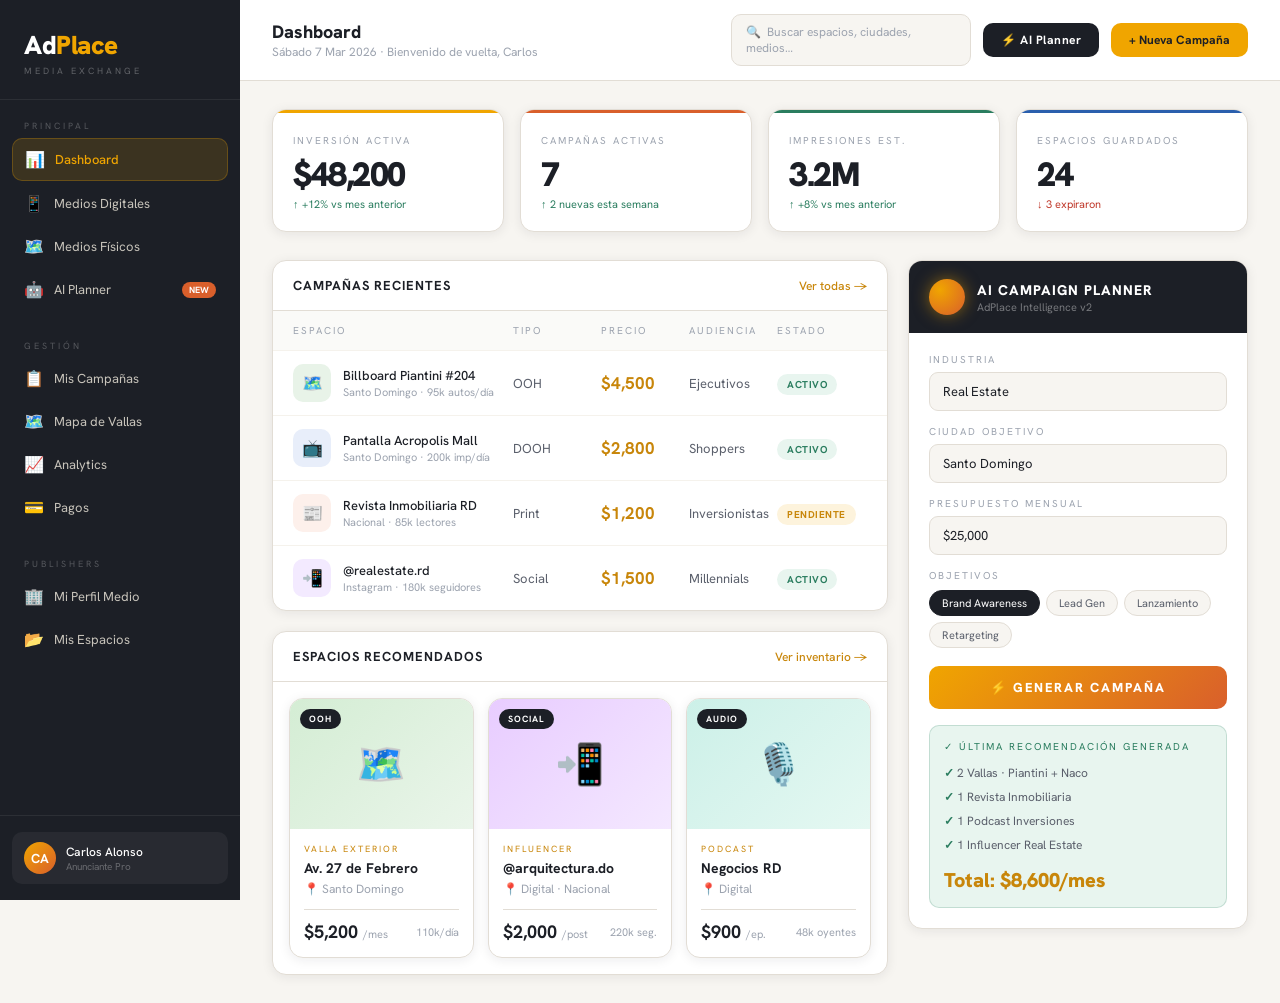
<file: adplace-web-v3.html>
<!DOCTYPE html>
<html lang="es">
<head>
<meta charset="UTF-8">
<meta name="viewport" content="width=device-width, initial-scale=1.0">
<title>AdPlace — Advertising Marketplace</title>
<link href="https://fonts.googleapis.com/css2?family=Hanken+Grotesk:wght@300;400;500;600;700;800;900&display=swap" rel="stylesheet">
<style>
*, *::before, *::after { box-sizing: border-box; margin: 0; padding: 0; }

:root {
  --white: #FFFFFF;
  --bg: #F7F5F1;
  --bg2: #EEE9E0;
  --sidebar: #1C1F26;
  --sidebar2: #252930;
  --sidebar-text: #C8C4BB;
  --sidebar-active: #F0A500;
  --navy: #1C1F26;
  --gold: #C8860A;
  --gold-light: #F0A500;
  --gold-bg: #FDF3DC;
  --orange: #D95F2B;
  --orange-bg: #FDF0EB;
  --green: #2A7D5F;
  --green-bg: #E8F5EF;
  --blue: #2A5FAD;
  --blue-bg: #E8EEFA;
  --red: #C0392B;
  --red-bg: #FDEDED;
  --text: #1C1F26;
  --text2: #5A5F6B;
  --text3: #9CA3AF;
  --border: #E2DDD5;
  --card: #FFFFFF;
  --shadow: 0 2px 12px rgba(28,31,38,0.08);
  --shadow-lg: 0 8px 40px rgba(28,31,38,0.14);
  --radius: 14px;
}

body {
  font-family: 'Hanken Grotesk', -apple-system, sans-serif;
  -webkit-font-smoothing: antialiased;
  -moz-osx-font-smoothing: grayscale;
  background: var(--bg);
  color: var(--text);
  overflow-x: hidden;
  min-height: 100vh;
}

/* ==================== */
/* APP SHELL            */
/* ==================== */
.app { display: flex; min-height: 100vh; }

/* SIDEBAR */
.sidebar {
  width: 240px;
  background: var(--sidebar);
  flex-shrink: 0;
  display: flex;
  flex-direction: column;
  position: fixed;
  top: 0; left: 0; bottom: 0;
  z-index: 100;
  overflow-y: auto;
}

.sidebar-logo {
  padding: 28px 24px 22px;
  border-bottom: 1px solid rgba(255,255,255,0.07);
}

.logo-mark {
  font-family: 'Hanken Grotesk', sans-serif;
  font-size: 26px;
  font-weight: 900;
  color: #fff;
  letter-spacing: -0.5px;
}

.logo-mark span { color: var(--gold-light); }

.logo-sub {
  font-family: 'Hanken Grotesk', sans-serif;
  font-size: 9px;
  letter-spacing: 3px;
  text-transform: uppercase;
  color: rgba(255,255,255,0.3);
  margin-top: 3px;
}

.sidebar-section {
  padding: 20px 12px 8px;
}

.sidebar-section-label {
  font-family: 'Hanken Grotesk', sans-serif;
  font-size: 9px;
  letter-spacing: 3px;
  text-transform: uppercase;
  color: rgba(255,255,255,0.25);
  padding: 0 12px;
  margin-bottom: 6px;
}

.nav-item {
  display: flex;
  align-items: center;
  gap: 10px;
  padding: 10px 12px;
  border-radius: 10px;
  cursor: pointer;
  transition: all 0.2s;
  margin-bottom: 2px;
  text-decoration: none;
}

.nav-item:hover { background: rgba(255,255,255,0.07); }

.nav-item.active {
  background: rgba(240,165,0,0.15);
  border: 1px solid rgba(240,165,0,0.25);
}

.nav-icon { font-size: 16px; width: 20px; text-align: center; flex-shrink: 0; }
.nav-label {
  font-family: 'Hanken Grotesk', sans-serif;
  font-size: 13px;
  color: var(--sidebar-text);
  font-weight: 400;
}

.nav-item.active .nav-label { color: var(--gold-light); font-weight: 500; }
.nav-badge {
  margin-left: auto;
  background: var(--orange);
  color: white;
  font-size: 9px;
  padding: 2px 7px;
  border-radius: 100px;
  font-family: 'Hanken Grotesk', sans-serif;
  font-weight: 700;
}

.sidebar-footer {
  margin-top: auto;
  padding: 16px 12px;
  border-top: 1px solid rgba(255,255,255,0.07);
}

.user-chip {
  display: flex;
  align-items: center;
  gap: 10px;
  padding: 10px 12px;
  border-radius: 10px;
  background: rgba(255,255,255,0.05);
}

.user-av {
  width: 32px; height: 32px;
  border-radius: 50%;
  background: linear-gradient(135deg, var(--gold-light), var(--orange));
  display: flex; align-items: center; justify-content: center;
  font-size: 13px; font-weight: 700; color: white;
  font-family: 'Hanken Grotesk', sans-serif;
  flex-shrink: 0;
}

.user-name { font-size: 12px; color: #fff; font-weight: 500; }
.user-role { font-size: 10px; color: rgba(255,255,255,0.3); }

/* MAIN */
.main {
  margin-left: 240px;
  flex: 1;
  display: flex;
  flex-direction: column;
  min-height: 100vh;
}

/* TOPBAR */
.topbar {
  background: var(--white);
  border-bottom: 1px solid var(--border);
  padding: 14px 32px;
  display: flex;
  align-items: center;
  justify-content: space-between;
  position: sticky;
  top: 0; z-index: 50;
}

.topbar-left h1 {
  font-family: 'Hanken Grotesk', sans-serif;
  font-size: 18px;
  font-weight: 800;
  color: var(--text);
}

.topbar-left p { font-size: 12px; color: var(--text3); margin-top: 1px; }

.topbar-right { display: flex; align-items: center; gap: 12px; }

.search-bar {
  display: flex;
  align-items: center;
  gap: 8px;
  background: var(--bg);
  border: 1px solid var(--border);
  border-radius: 10px;
  padding: 9px 14px;
  width: 240px;
  font-size: 12px;
  color: var(--text3);
  font-family: 'Hanken Grotesk', sans-serif;
  cursor: text;
}

.btn-primary {
  background: var(--navy);
  color: white;
  border: none;
  border-radius: 10px;
  padding: 9px 18px;
  font-family: 'Hanken Grotesk', sans-serif;
  font-size: 12px;
  font-weight: 700;
  letter-spacing: 0.5px;
  cursor: pointer;
  transition: opacity 0.2s;
  white-space: nowrap;
}

.btn-primary:hover { opacity: 0.85; }

.btn-gold {
  background: var(--gold-light);
  color: var(--navy);
  border: none;
  border-radius: 10px;
  padding: 9px 18px;
  font-family: 'Hanken Grotesk', sans-serif;
  font-size: 12px;
  font-weight: 700;
  cursor: pointer;
}

.btn-outline {
  background: transparent;
  color: var(--text2);
  border: 1px solid var(--border);
  border-radius: 10px;
  padding: 8px 16px;
  font-family: 'Hanken Grotesk', sans-serif;
  font-size: 12px;
  cursor: pointer;
}

/* CONTENT */
.content { padding: 28px 32px; flex: 1; }

/* ==================== */
/* PAGES (show/hide)    */
/* ==================== */
.page { display: none; }
.page.active { display: block; }

/* ==================== */
/* KPI CARDS            */
/* ==================== */
.kpi-grid {
  display: grid;
  grid-template-columns: repeat(4, 1fr);
  gap: 16px;
  margin-bottom: 28px;
}

.kpi-card {
  background: var(--card);
  border: 1px solid var(--border);
  border-radius: var(--radius);
  padding: 20px;
  box-shadow: var(--shadow);
  position: relative;
  overflow: hidden;
}

.kpi-top-bar {
  position: absolute;
  top: 0; left: 0; right: 0;
  height: 3px;
  border-radius: var(--radius) var(--radius) 0 0;
}

.kpi-card.gold .kpi-top-bar { background: var(--gold-light); }
.kpi-card.orange .kpi-top-bar { background: var(--orange); }
.kpi-card.green .kpi-top-bar { background: var(--green); }
.kpi-card.blue .kpi-top-bar { background: var(--blue); }

.kpi-label {
  font-family: 'Hanken Grotesk', sans-serif;
  font-size: 10px;
  text-transform: uppercase;
  letter-spacing: 2px;
  color: var(--text3);
  margin-bottom: 10px;
  margin-top: 4px;
}

.kpi-value {
  font-family: 'Hanken Grotesk', sans-serif;
  font-size: 34px;
  font-weight: 900;
  color: var(--text);
  line-height: 1;
  letter-spacing: -1.5px;
}

.kpi-change {
  font-size: 11px;
  margin-top: 6px;
  color: var(--green);
}

.kpi-change.down { color: var(--red); }

/* ==================== */
/* CARDS / PANELS       */
/* ==================== */
.card {
  background: var(--card);
  border: 1px solid var(--border);
  border-radius: var(--radius);
  box-shadow: var(--shadow);
  overflow: hidden;
}

.card-header {
  display: flex;
  justify-content: space-between;
  align-items: center;
  padding: 16px 20px;
  border-bottom: 1px solid var(--border);
}

.card-title {
  font-family: 'Hanken Grotesk', sans-serif;
  font-size: 13px;
  font-weight: 700;
  text-transform: uppercase;
  letter-spacing: 1px;
  color: var(--text);
}

.card-action {
  font-size: 12px;
  color: var(--gold);
  cursor: pointer;
  font-weight: 500;
}

/* ==================== */
/* TABLE                */
/* ==================== */
.table { width: 100%; }

.table-row {
  display: grid;
  padding: 13px 20px;
  border-bottom: 1px solid #F5F2EC;
  align-items: center;
  transition: background 0.15s;
  cursor: pointer;
}

.table-row:hover { background: var(--bg); }
.table-row:last-child { border-bottom: none; }

.table-head {
  background: #FAFAF8;
  cursor: default;
}

.table-head:hover { background: #FAFAF8; }

.th {
  font-family: 'Hanken Grotesk', sans-serif;
  font-size: 10px;
  text-transform: uppercase;
  letter-spacing: 2px;
  color: var(--text3);
}

.listing-name-cell {
  display: flex;
  align-items: center;
  gap: 12px;
}

.listing-icon {
  width: 38px; height: 38px;
  border-radius: 10px;
  display: flex; align-items: center; justify-content: center;
  font-size: 17px; flex-shrink: 0;
}

.ic-billboard { background: #E8F3E8; }
.ic-digital { background: #E8EEFA; }
.ic-magazine { background: #FDF0EB; }
.ic-podcast { background: #FDF3DC; }
.ic-influencer { background: #F3EAFF; }
.ic-radio { background: #EAF7FF; }

.listing-title { font-size: 13px; font-weight: 500; color: var(--text); }
.listing-sub { font-size: 11px; color: var(--text3); margin-top: 1px; }

.cell-text { font-size: 13px; color: var(--text2); }
.cell-price {
  font-family: 'Hanken Grotesk', sans-serif;
  font-size: 17px;
  font-weight: 700;
  color: var(--gold);
}

.pill {
  display: inline-block;
  padding: 4px 10px;
  border-radius: 100px;
  font-family: 'Hanken Grotesk', sans-serif;
  font-size: 10px;
  font-weight: 700;
  text-transform: uppercase;
  letter-spacing: 0.5px;
}

.pill-green { background: var(--green-bg); color: var(--green); }
.pill-orange { background: var(--orange-bg); color: var(--orange); }
.pill-gold { background: var(--gold-bg); color: var(--gold); }
.pill-blue { background: var(--blue-bg); color: var(--blue); }
.pill-red { background: var(--red-bg); color: var(--red); }

/* ==================== */
/* MEDIA TYPE SELECTOR  */
/* ==================== */
.media-type-banner {
  display: grid;
  grid-template-columns: 1fr 1fr;
  gap: 20px;
  margin-bottom: 28px;
}

.media-type-card {
  background: var(--card);
  border: 2px solid var(--border);
  border-radius: 18px;
  padding: 28px;
  cursor: pointer;
  transition: all 0.25s;
  position: relative;
  overflow: hidden;
}

.media-type-card::before {
  content: '';
  position: absolute;
  top: 0; left: 0; right: 0; bottom: 0;
  opacity: 0;
  transition: opacity 0.25s;
}

.media-type-card.digital::before { background: linear-gradient(135deg, rgba(42,95,173,0.05), transparent); }
.media-type-card.impreso::before { background: linear-gradient(135deg, rgba(200,134,10,0.05), transparent); }

.media-type-card:hover {
  border-color: var(--gold);
  transform: translateY(-2px);
  box-shadow: var(--shadow-lg);
}

.media-type-card:hover::before { opacity: 1; }

.media-type-icon {
  font-size: 36px;
  margin-bottom: 12px;
}

.media-type-title {
  font-family: 'Hanken Grotesk', sans-serif;
  font-size: 24px;
  font-weight: 900;
  color: var(--text);
  margin-bottom: 8px;
}

.media-type-desc {
  font-size: 13px;
  color: var(--text2);
  line-height: 1.6;
  margin-bottom: 16px;
}

.media-type-tags {
  display: flex;
  flex-wrap: wrap;
  gap: 6px;
}

.media-tag {
  background: var(--bg2);
  border-radius: 100px;
  padding: 4px 12px;
  font-size: 11px;
  color: var(--text2);
  font-family: 'Hanken Grotesk', sans-serif;
}

.media-type-count {
  position: absolute;
  top: 20px; right: 20px;
  font-family: 'Hanken Grotesk', sans-serif;
  font-size: 42px;
  font-weight: 900;
  color: var(--bg2);
  line-height: 1;
}

/* ==================== */
/* LISTING GRID         */
/* ==================== */
.listing-grid {
  display: grid;
  grid-template-columns: repeat(3, 1fr);
  gap: 18px;
}

.listing-card {
  background: var(--card);
  border: 1px solid var(--border);
  border-radius: var(--radius);
  overflow: hidden;
  cursor: pointer;
  transition: all 0.2s;
  box-shadow: var(--shadow);
}

.listing-card:hover {
  transform: translateY(-3px);
  box-shadow: var(--shadow-lg);
  border-color: var(--gold);
}

.listing-card-img {
  height: 130px;
  display: flex;
  align-items: center;
  justify-content: center;
  font-size: 40px;
  position: relative;
}

.bg-green { background: linear-gradient(135deg, #D4EDD4, #EAF5EA); }
.bg-blue { background: linear-gradient(135deg, #D4DEFF, #EAF0FF); }
.bg-amber { background: linear-gradient(135deg, #FFE8B3, #FFF4D9); }
.bg-rose { background: linear-gradient(135deg, #FFD5CC, #FFEDE8); }
.bg-teal { background: linear-gradient(135deg, #CCF0E8, #E5F8F2); }
.bg-purple { background: linear-gradient(135deg, #E8CCFF, #F4E8FF); }

.listing-card-badge {
  position: absolute;
  top: 10px; left: 10px;
  background: var(--navy);
  color: white;
  font-family: 'Hanken Grotesk', sans-serif;
  font-size: 9px;
  font-weight: 700;
  letter-spacing: 1px;
  text-transform: uppercase;
  padding: 4px 9px;
  border-radius: 100px;
}

.listing-card-body { padding: 14px; }
.listing-card-type {
  font-family: 'Hanken Grotesk', sans-serif;
  font-size: 9px;
  color: var(--gold);
  text-transform: uppercase;
  letter-spacing: 2px;
  margin-bottom: 4px;
}

.listing-card-name {
  font-family: 'Hanken Grotesk', sans-serif;
  font-size: 14px;
  font-weight: 700;
  color: var(--text);
  margin-bottom: 4px;
}

.listing-card-loc {
  font-size: 12px;
  color: var(--text3);
  margin-bottom: 12px;
}

.listing-card-stats {
  display: flex;
  justify-content: space-between;
  align-items: center;
  padding-top: 10px;
  border-top: 1px solid var(--border);
}

.listing-card-price {
  font-family: 'Hanken Grotesk', sans-serif;
  font-size: 18px;
  font-weight: 700;
  color: var(--text);
}

.listing-card-price span {
  font-family: 'Hanken Grotesk', sans-serif;
  font-size: 11px;
  color: var(--text3);
  font-weight: 400;
}

.listing-card-audience {
  font-size: 11px;
  color: var(--text3);
}

/* ==================== */
/* PROFILE PAGE         */
/* ==================== */
.profile-hero {
  background: var(--card);
  border: 1px solid var(--border);
  border-radius: 18px;
  overflow: hidden;
  margin-bottom: 24px;
  box-shadow: var(--shadow);
}

.profile-hero-banner {
  height: 160px;
  display: flex;
  align-items: center;
  justify-content: center;
  font-size: 60px;
  position: relative;
}

.profile-hero-banner .geo-badge {
  position: absolute;
  bottom: 14px; right: 14px;
  background: rgba(28,31,38,0.7);
  backdrop-filter: blur(8px);
  color: white;
  font-size: 12px;
  padding: 6px 12px;
  border-radius: 100px;
  font-family: 'Hanken Grotesk', sans-serif;
}

.profile-hero-body {
  padding: 20px 24px;
  display: flex;
  justify-content: space-between;
  align-items: flex-start;
  gap: 20px;
}

.profile-meta { flex: 1; }

.profile-name {
  font-family: 'Hanken Grotesk', sans-serif;
  font-size: 26px;
  font-weight: 900;
  color: var(--text);
  margin-bottom: 4px;
}

.profile-location {
  font-size: 13px;
  color: var(--text3);
  display: flex;
  align-items: center;
  gap: 6px;
  margin-bottom: 12px;
}

.profile-tags { display: flex; gap: 8px; flex-wrap: wrap; }

.profile-actions { display: flex; gap: 10px; flex-shrink: 0; }

/* Stats Row */
.stats-row {
  display: grid;
  grid-template-columns: repeat(5, 1fr);
  gap: 0;
}

.stat-item {
  padding: 16px 0;
  text-align: center;
  border-right: 1px solid var(--border);
}

.stat-item:last-child { border-right: none; }

.stat-num {
  font-family: 'Hanken Grotesk', sans-serif;
  font-size: 24px;
  font-weight: 900;
  color: var(--text);
}

.stat-label {
  font-family: 'Hanken Grotesk', sans-serif;
  font-size: 9px;
  text-transform: uppercase;
  letter-spacing: 2px;
  color: var(--text3);
  margin-top: 3px;
}

/* Profile Sections */
.profile-grid {
  display: grid;
  grid-template-columns: 1fr 340px;
  gap: 20px;
}

/* Map placeholder */
.map-container {
  background: var(--card);
  border: 1px solid var(--border);
  border-radius: var(--radius);
  overflow: hidden;
  box-shadow: var(--shadow);
  margin-bottom: 20px;
}

.map-header {
  padding: 14px 18px;
  border-bottom: 1px solid var(--border);
  display: flex;
  align-items: center;
  justify-content: space-between;
}

.map-body {
  height: 260px;
  background: linear-gradient(135deg, #E8F0F8, #D4E4F4);
  position: relative;
  overflow: hidden;
}

/* Fake map grid */
.map-body::before {
  content: '';
  position: absolute;
  inset: 0;
  background-image: 
    linear-gradient(rgba(100,130,200,0.15) 1px, transparent 1px),
    linear-gradient(90deg, rgba(100,130,200,0.15) 1px, transparent 1px);
  background-size: 40px 40px;
}

/* Roads */
.map-road-h, .map-road-v {
  position: absolute;
  background: rgba(255,255,255,0.7);
}

.map-road-h { height: 8px; left: 0; right: 0; }
.map-road-v { width: 8px; top: 0; bottom: 0; }

.r1 { top: 30%; }
.r2 { top: 60%; }
.r3 { top: 78%; }
.c1 { left: 25%; }
.c2 { left: 55%; }
.c3 { left: 75%; }

/* Map pins */
.map-pin {
  position: absolute;
  transform: translate(-50%, -50%);
}

.pin-dot {
  width: 20px; height: 20px;
  border-radius: 50% 50% 50% 0;
  transform: rotate(-45deg);
  border: 2px solid white;
  box-shadow: 0 2px 8px rgba(0,0,0,0.3);
  cursor: pointer;
  transition: transform 0.2s;
}

.pin-dot:hover { transform: rotate(-45deg) scale(1.3); }
.pin-primary { background: var(--orange); }
.pin-secondary { background: var(--gold-light); }
.pin-active { background: var(--green); }

.pin-label {
  position: absolute;
  left: 26px; top: -4px;
  background: white;
  padding: 3px 8px;
  border-radius: 6px;
  font-size: 10px;
  font-family: 'Hanken Grotesk', sans-serif;
  font-weight: 700;
  color: var(--text);
  white-space: nowrap;
  box-shadow: 0 2px 6px rgba(0,0,0,0.1);
}

/* ==================== */
/* AI PLANNER           */
/* ==================== */
.ai-panel {
  background: var(--card);
  border: 1px solid var(--border);
  border-radius: var(--radius);
  overflow: hidden;
  box-shadow: var(--shadow);
}

.ai-panel-header {
  padding: 18px 20px;
  background: var(--navy);
  display: flex;
  align-items: center;
  gap: 12px;
}

.ai-orb {
  width: 36px; height: 36px;
  border-radius: 50%;
  background: radial-gradient(circle at 30% 30%, var(--gold-light), var(--orange));
  box-shadow: 0 0 16px rgba(240,165,0,0.5);
  animation: pulse 2s ease-in-out infinite;
  flex-shrink: 0;
}

@keyframes pulse {
  0%, 100% { box-shadow: 0 0 16px rgba(240,165,0,0.4); }
  50% { box-shadow: 0 0 28px rgba(240,165,0,0.8); }
}

.ai-header-text .ai-title {
  font-family: 'Hanken Grotesk', sans-serif;
  font-size: 14px;
  font-weight: 800;
  color: white;
  text-transform: uppercase;
  letter-spacing: 1px;
}

.ai-header-text .ai-sub {
  font-size: 11px;
  color: rgba(255,255,255,0.4);
  margin-top: 1px;
}

.ai-body { padding: 20px; }

.ai-label {
  font-family: 'Hanken Grotesk', sans-serif;
  font-size: 10px;
  text-transform: uppercase;
  letter-spacing: 2px;
  color: var(--text3);
  display: block;
  margin-bottom: 6px;
  margin-top: 14px;
}

.ai-label:first-child { margin-top: 0; }

.ai-input {
  width: 100%;
  background: var(--bg);
  border: 1px solid var(--border);
  border-radius: 9px;
  padding: 10px 13px;
  font-size: 13px;
  color: var(--text);
  font-family: 'Hanken Grotesk', sans-serif;
  outline: none;
}

.ai-input:focus { border-color: var(--gold); }

.ai-tags { display: flex; flex-wrap: wrap; gap: 6px; margin-top: 8px; }

.ai-tag {
  background: var(--bg);
  border: 1px solid var(--border);
  border-radius: 100px;
  padding: 5px 12px;
  font-size: 11px;
  color: var(--text2);
  font-family: 'Hanken Grotesk', sans-serif;
  cursor: pointer;
  transition: all 0.2s;
}

.ai-tag.selected {
  background: var(--navy);
  border-color: var(--navy);
  color: white;
}

.btn-ai {
  width: 100%;
  background: linear-gradient(135deg, var(--gold-light), var(--orange));
  color: white;
  border: none;
  border-radius: 10px;
  padding: 13px;
  font-family: 'Hanken Grotesk', sans-serif;
  font-size: 13px;
  font-weight: 800;
  letter-spacing: 2px;
  text-transform: uppercase;
  cursor: pointer;
  margin-top: 18px;
  transition: opacity 0.2s;
}

.btn-ai:hover { opacity: 0.9; }

.ai-result {
  margin-top: 16px;
  padding: 14px;
  background: var(--green-bg);
  border: 1px solid rgba(42,125,95,0.2);
  border-radius: 10px;
}

.ai-result-label {
  font-family: 'Hanken Grotesk', sans-serif;
  font-size: 10px;
  text-transform: uppercase;
  letter-spacing: 2px;
  color: var(--green);
  margin-bottom: 8px;
}

.ai-result-list {
  font-size: 12px;
  color: var(--text2);
  line-height: 2;
  list-style: none;
}

.ai-result-list li::before { content: '✓  '; color: var(--green); font-weight: 700; }

.ai-result-total {
  margin-top: 10px;
  font-family: 'Hanken Grotesk', sans-serif;
  font-size: 20px;
  font-weight: 900;
  color: var(--gold);
}

/* ==================== */
/* CAMPAIGN VIEW        */
/* ==================== */
.campaign-header-card {
  background: var(--card);
  border: 1px solid var(--border);
  border-radius: 18px;
  padding: 24px;
  margin-bottom: 24px;
  box-shadow: var(--shadow);
  display: flex;
  justify-content: space-between;
  align-items: center;
  gap: 20px;
}

.campaign-title-area {}
.campaign-name {
  font-family: 'Hanken Grotesk', sans-serif;
  font-size: 28px;
  font-weight: 900;
  color: var(--text);
  margin-bottom: 4px;
}

.campaign-meta {
  font-size: 13px;
  color: var(--text3);
  display: flex;
  align-items: center;
  gap: 16px;
}

.campaign-meta-item {
  display: flex; align-items: center; gap: 5px;
}

.campaign-actions { display: flex; gap: 10px; }

.progress-bar-wrap {
  background: var(--bg2);
  border-radius: 100px;
  height: 6px;
  width: 200px;
  overflow: hidden;
  margin-top: 4px;
}

.progress-bar-fill {
  height: 100%;
  border-radius: 100px;
  background: linear-gradient(90deg, var(--gold-light), var(--orange));
}

/* Campaign grid */
.campaign-grid { display: grid; grid-template-columns: 1fr 300px; gap: 20px; margin-bottom: 24px; }

.channel-list .channel-item {
  display: flex;
  align-items: center;
  gap: 14px;
  padding: 14px 20px;
  border-bottom: 1px solid var(--border);
  transition: background 0.15s;
}

.channel-item:last-child { border-bottom: none; }
.channel-item:hover { background: var(--bg); }

.channel-icon {
  width: 42px; height: 42px;
  border-radius: 11px;
  display: flex; align-items: center; justify-content: center;
  font-size: 20px; flex-shrink: 0;
}

.channel-info { flex: 1; }
.channel-name { font-size: 13px; font-weight: 500; color: var(--text); }
.channel-detail { font-size: 11px; color: var(--text3); margin-top: 2px; }
.channel-price { font-family: 'Hanken Grotesk', sans-serif; font-size: 17px; font-weight: 700; color: var(--gold); }

/* Donut Chart Placeholder */
.donut-wrap {
  padding: 20px;
  text-align: center;
}

.donut {
  width: 140px; height: 140px;
  border-radius: 50%;
  margin: 0 auto 16px;
  background: conic-gradient(
    var(--orange) 0deg 130deg,
    var(--gold-light) 130deg 220deg,
    var(--blue) 220deg 280deg,
    var(--green) 280deg 360deg
  );
  position: relative;
}

.donut::after {
  content: '';
  position: absolute;
  width: 80px; height: 80px;
  background: white;
  border-radius: 50%;
  top: 50%; left: 50%;
  transform: translate(-50%,-50%);
}

.donut-legend { list-style: none; text-align: left; display: inline-block; }
.donut-legend li {
  display: flex; align-items: center; gap: 8px;
  font-size: 12px; color: var(--text2);
  margin-bottom: 6px;
}

.legend-dot {
  width: 8px; height: 8px; border-radius: 50%; flex-shrink: 0;
}

/* ==================== */
/* CONTENT GRID 2-COL   */
/* ==================== */
.two-col { display: grid; grid-template-columns: 1fr 340px; gap: 20px; align-items: start; }

/* Tabs */
.tab-row {
  display: flex;
  gap: 4px;
  background: var(--bg2);
  border-radius: 10px;
  padding: 4px;
  width: fit-content;
  margin-bottom: 20px;
}

.tab-btn {
  padding: 7px 18px;
  border-radius: 7px;
  font-family: 'Hanken Grotesk', sans-serif;
  font-size: 12px;
  font-weight: 700;
  cursor: pointer;
  color: var(--text3);
  transition: all 0.2s;
  border: none;
  background: transparent;
}

.tab-btn.active {
  background: white;
  color: var(--text);
  box-shadow: var(--shadow);
}

/* Filter Row */
.filter-row {
  display: flex;
  gap: 8px;
  margin-bottom: 20px;
  flex-wrap: wrap;
  align-items: center;
}

.filter-pill {
  background: var(--card);
  border: 1px solid var(--border);
  border-radius: 100px;
  padding: 6px 14px;
  font-family: 'Hanken Grotesk', sans-serif;
  font-size: 11px;
  cursor: pointer;
  color: var(--text2);
  transition: all 0.2s;
}

.filter-pill:hover, .filter-pill.active {
  background: var(--navy);
  border-color: var(--navy);
  color: white;
}

/* ==================== */
/* GEOMAP PANEL         */
/* ==================== */
.geo-panel {
  background: var(--card);
  border: 1px solid var(--border);
  border-radius: var(--radius);
  overflow: hidden;
  margin-bottom: 20px;
  box-shadow: var(--shadow);
}

.geo-map-body {
  height: 320px;
  background: linear-gradient(160deg, #E4EDF8 0%, #D0E2F2 40%, #C8DAF0 100%);
  position: relative;
  overflow: hidden;
}

.geo-map-body::before {
  content: '';
  position: absolute; inset: 0;
  background-image:
    linear-gradient(rgba(80,120,200,0.1) 1px, transparent 1px),
    linear-gradient(90deg, rgba(80,120,200,0.1) 1px, transparent 1px);
  background-size: 50px 50px;
}

/* Roads */
.geo-road {
  position: absolute;
  background: rgba(255,255,255,0.8);
}

.geo-road-h { height: 10px; left: 0; right: 0; }
.geo-road-v { width: 10px; top: 0; bottom: 0; }
.geo-road-sm { height: 5px; }
.geo-road-v-sm { width: 5px; }
.gr1 { top: 35%; }
.gr2 { top: 62%; }
.gr3 { top: 80%; }
.gc1 { left: 20%; }
.gc2 { left: 48%; }
.gc3 { left: 70%; }
.sm4 { top: 20%; }
.sm5 { top: 50%; }
.vc4 { left: 35%; }
.vc5 { left: 85%; }

.geo-zone {
  position: absolute;
  border-radius: 10px;
  border: 2px dashed rgba(200,134,10,0.4);
  background: rgba(200,134,10,0.08);
}

.geo-label-zone {
  position: absolute;
  font-family: 'Hanken Grotesk', sans-serif;
  font-size: 9px;
  font-weight: 700;
  letter-spacing: 1px;
  text-transform: uppercase;
  color: rgba(28,31,38,0.5);
}

.geo-pin-wrap {
  position: absolute;
  transform: translate(-50%, -50%);
  cursor: pointer;
}

.geo-pin {
  display: flex;
  flex-direction: column;
  align-items: center;
}

.geo-pin-dot {
  width: 28px; height: 28px;
  border-radius: 50% 50% 50% 0;
  transform: rotate(-45deg);
  border: 3px solid white;
  box-shadow: 0 3px 12px rgba(0,0,0,0.25);
  transition: transform 0.2s;
}

.geo-pin-dot:hover { transform: rotate(-45deg) scale(1.2); }
.geo-pin-orange { background: var(--orange); }
.geo-pin-gold { background: var(--gold-light); }
.geo-pin-green { background: var(--green); }
.geo-pin-navy { background: var(--navy); }

.geo-tooltip {
  position: absolute;
  bottom: 36px; left: 50%;
  transform: translateX(-50%);
  background: white;
  border: 1px solid var(--border);
  border-radius: 8px;
  padding: 6px 10px;
  white-space: nowrap;
  box-shadow: 0 4px 16px rgba(0,0,0,0.12);
  opacity: 0;
  pointer-events: none;
  transition: opacity 0.2s;
  z-index: 10;
}

.geo-pin-wrap:hover .geo-tooltip { opacity: 1; }

.geo-tooltip-name { font-size: 11px; font-weight: 600; color: var(--text); font-family: 'Hanken Grotesk', sans-serif; }
.geo-tooltip-info { font-size: 10px; color: var(--text3); }

.geo-legend {
  padding: 12px 16px;
  display: flex;
  gap: 16px;
  border-top: 1px solid var(--border);
  background: var(--card);
}

.geo-legend-item {
  display: flex; align-items: center; gap: 6px;
  font-size: 11px; color: var(--text2);
  font-family: 'Hanken Grotesk', sans-serif;
}

.geo-dot {
  width: 10px; height: 10px; border-radius: 50%;
}

/* Publisher panel */
.publisher-stats-grid {
  display: grid;
  grid-template-columns: repeat(2, 1fr);
  gap: 10px;
  margin-bottom: 16px;
}

.pub-stat {
  background: var(--bg);
  border-radius: 10px;
  padding: 12px;
}

.pub-stat-num {
  font-family: 'Hanken Grotesk', sans-serif;
  font-size: 20px;
  font-weight: 900;
  color: var(--text);
}

.pub-stat-label {
  font-family: 'Hanken Grotesk', sans-serif;
  font-size: 9px;
  text-transform: uppercase;
  letter-spacing: 1.5px;
  color: var(--text3);
  margin-top: 2px;
}

/* Reviews */
.review-item {
  padding: 14px 0;
  border-bottom: 1px solid var(--border);
}

.review-item:last-child { border-bottom: none; }

.review-header { display: flex; justify-content: space-between; align-items: center; margin-bottom: 6px; }
.review-author { font-size: 13px; font-weight: 500; color: var(--text); }
.review-stars { color: var(--gold-light); font-size: 12px; }
.review-text { font-size: 12px; color: var(--text2); line-height: 1.5; }
.review-date { font-size: 10px; color: var(--text3); margin-top: 4px; }

/* Breadcrumb */
.breadcrumb {
  display: flex; align-items: center; gap: 8px;
  font-size: 12px; color: var(--text3);
  margin-bottom: 20px;
  font-family: 'Hanken Grotesk', sans-serif;
}

.breadcrumb span { color: var(--text2); cursor: pointer; }
.breadcrumb span:hover { color: var(--gold); }
.breadcrumb .sep { color: var(--border); }

/* Scroll container for sub-pages */
.page-scroll { max-height: calc(100vh - 70px); overflow-y: auto; }

/* ==================== */
/* ANIMATIONS           */
/* ==================== */
@keyframes fadeUp {
  from { opacity: 0; transform: translateY(12px); }
  to { opacity: 1; transform: translateY(0); }
}

.page.active { animation: fadeUp 0.25s ease; }

/* ==================== */
/* RESPONSIVE           */
/* ==================== */
@media (max-width: 1100px) {
  .kpi-grid { grid-template-columns: repeat(2, 1fr); }
  .listing-grid { grid-template-columns: repeat(2, 1fr); }
  .two-col, .campaign-grid, .profile-grid { grid-template-columns: 1fr; }
}

@media (max-width: 768px) {
  .sidebar { width: 64px; }
  .sidebar .logo-sub, .nav-label, .sidebar-section-label, .user-name, .user-role, .logo-mark { display: none; }
  .main { margin-left: 64px; }
  .content { padding: 20px 16px; }
  .media-type-banner { grid-template-columns: 1fr; }
  .stats-row { grid-template-columns: repeat(3, 1fr); }
  .listing-grid { grid-template-columns: 1fr; }
}
</style>
</head>
<body>

<div class="app">

  <!-- SIDEBAR -->
  <aside class="sidebar">
    <div class="sidebar-logo">
      <div class="logo-mark">Ad<span>Place</span></div>
      <div class="logo-sub">Media Exchange</div>
    </div>

    <div class="sidebar-section">
      <div class="sidebar-section-label">Principal</div>
      <a class="nav-item active" onclick="showPage('dashboard')">
        <span class="nav-icon">📊</span>
        <span class="nav-label">Dashboard</span>
      </a>
      <a class="nav-item" onclick="showPage('digital-listing')">
        <span class="nav-icon">📱</span>
        <span class="nav-label">Medios Digitales</span>
      </a>
      <a class="nav-item" onclick="showPage('impreso-listing')">
        <span class="nav-icon">🗺️</span>
        <span class="nav-label">Medios Físicos</span>
      </a>
      <a class="nav-item" onclick="showPage('ai-planner')">
        <span class="nav-icon">🤖</span>
        <span class="nav-label">AI Planner</span>
        <span class="nav-badge">NEW</span>
      </a>
    </div>

    <div class="sidebar-section">
      <div class="sidebar-section-label">Gestión</div>
      <a class="nav-item" onclick="showPage('campanas')">
        <span class="nav-icon">📋</span>
        <span class="nav-label">Mis Campañas</span>
      </a>
      <a class="nav-item" onclick="showPage('geo')">
        <span class="nav-icon">🗺️</span>
        <span class="nav-label">Mapa de Vallas</span>
      </a>
      <a class="nav-item">
        <span class="nav-icon">📈</span>
        <span class="nav-label">Analytics</span>
      </a>
      <a class="nav-item">
        <span class="nav-icon">💳</span>
        <span class="nav-label">Pagos</span>
      </a>
    </div>

    <div class="sidebar-section">
      <div class="sidebar-section-label">Publishers</div>
      <a class="nav-item" onclick="showPage('publisher')">
        <span class="nav-icon">🏢</span>
        <span class="nav-label">Mi Perfil Medio</span>
      </a>
      <a class="nav-item">
        <span class="nav-icon">📂</span>
        <span class="nav-label">Mis Espacios</span>
      </a>
    </div>

    <div class="sidebar-footer">
      <div class="user-chip">
        <div class="user-av">CA</div>
        <div>
          <div class="user-name">Carlos Alonso</div>
          <div class="user-role">Anunciante Pro</div>
        </div>
      </div>
    </div>
  </aside>

  <!-- MAIN CONTENT -->
  <main class="main">

    <!-- TOPBAR -->
    <div class="topbar" id="topbar">
      <div class="topbar-left">
        <h1 id="page-title">Dashboard</h1>
        <p id="page-sub">Sábado 7 Mar 2026 · Bienvenido de vuelta, Carlos</p>
      </div>
      <div class="topbar-right">
        <div class="search-bar">🔍&nbsp; Buscar espacios, ciudades, medios…</div>
        <button class="btn-primary" onclick="showPage('ai-planner')">⚡ AI Planner</button>
        <button class="btn-gold" onclick="showPage('campanas')">+ Nueva Campaña</button>
      </div>
    </div>

    <!-- CONTENT AREA -->
    <div class="content">

      <!-- ========================= -->
      <!-- PAGE: DASHBOARD           -->
      <!-- ========================= -->
      <div class="page active" id="page-dashboard">
        
        <div class="kpi-grid">
          <div class="kpi-card gold">
            <div class="kpi-top-bar"></div>
            <div class="kpi-label">Inversión Activa</div>
            <div class="kpi-value">$48,200</div>
            <div class="kpi-change">↑ +12% vs mes anterior</div>
          </div>
          <div class="kpi-card orange">
            <div class="kpi-top-bar"></div>
            <div class="kpi-label">Campañas Activas</div>
            <div class="kpi-value">7</div>
            <div class="kpi-change">↑ 2 nuevas esta semana</div>
          </div>
          <div class="kpi-card green">
            <div class="kpi-top-bar"></div>
            <div class="kpi-label">Impresiones Est.</div>
            <div class="kpi-value">3.2M</div>
            <div class="kpi-change">↑ +8% vs mes anterior</div>
          </div>
          <div class="kpi-card blue">
            <div class="kpi-top-bar"></div>
            <div class="kpi-label">Espacios Guardados</div>
            <div class="kpi-value">24</div>
            <div class="kpi-change down">↓ 3 expiraron</div>
          </div>
        </div>

        <div class="two-col">
          <div>
            <div class="card" style="margin-bottom:20px">
              <div class="card-header">
                <div class="card-title">Campañas Recientes</div>
                <div class="card-action" onclick="showPage('campanas')">Ver todas →</div>
              </div>
              <div class="table">
                <div class="table-row table-head" style="grid-template-columns: 2.5fr 1fr 1fr 1fr 90px">
                  <div class="th">Espacio</div>
                  <div class="th">Tipo</div>
                  <div class="th">Precio</div>
                  <div class="th">Audiencia</div>
                  <div class="th">Estado</div>
                </div>
                <div class="table-row" style="grid-template-columns: 2.5fr 1fr 1fr 1fr 90px" onclick="showPage('campana-detalle')">
                  <div class="listing-name-cell">
                    <div class="listing-icon ic-billboard">🗺️</div>
                    <div>
                      <div class="listing-title">Billboard Piantini #204</div>
                      <div class="listing-sub">Santo Domingo · 95k autos/día</div>
                    </div>
                  </div>
                  <div class="cell-text">OOH</div>
                  <div class="cell-price">$4,500</div>
                  <div class="cell-text">Ejecutivos</div>
                  <div><span class="pill pill-green">Activo</span></div>
                </div>
                <div class="table-row" style="grid-template-columns: 2.5fr 1fr 1fr 1fr 90px" onclick="showPage('campana-detalle')">
                  <div class="listing-name-cell">
                    <div class="listing-icon ic-digital">📺</div>
                    <div>
                      <div class="listing-title">Pantalla Acropolis Mall</div>
                      <div class="listing-sub">Santo Domingo · 200k imp/día</div>
                    </div>
                  </div>
                  <div class="cell-text">DOOH</div>
                  <div class="cell-price">$2,800</div>
                  <div class="cell-text">Shoppers</div>
                  <div><span class="pill pill-green">Activo</span></div>
                </div>
                <div class="table-row" style="grid-template-columns: 2.5fr 1fr 1fr 1fr 90px" onclick="showPage('campana-detalle')">
                  <div class="listing-name-cell">
                    <div class="listing-icon ic-magazine">📰</div>
                    <div>
                      <div class="listing-title">Revista Inmobiliaria RD</div>
                      <div class="listing-sub">Nacional · 85k lectores</div>
                    </div>
                  </div>
                  <div class="cell-text">Print</div>
                  <div class="cell-price">$1,200</div>
                  <div class="cell-text">Inversionistas</div>
                  <div><span class="pill pill-gold">Pendiente</span></div>
                </div>
                <div class="table-row" style="grid-template-columns: 2.5fr 1fr 1fr 1fr 90px" onclick="showPage('campana-detalle')">
                  <div class="listing-name-cell">
                    <div class="listing-icon ic-influencer">📲</div>
                    <div>
                      <div class="listing-title">@realestate.rd</div>
                      <div class="listing-sub">Instagram · 180k seguidores</div>
                    </div>
                  </div>
                  <div class="cell-text">Social</div>
                  <div class="cell-price">$1,500</div>
                  <div class="cell-text">Millennials</div>
                  <div><span class="pill pill-green">Activo</span></div>
                </div>
              </div>
            </div>

            <div class="card">
              <div class="card-header">
                <div class="card-title">Espacios Recomendados</div>
                <div class="card-action" onclick="showPage('digital-listing')">Ver inventario →</div>
              </div>
              <div style="display:grid; grid-template-columns: repeat(3,1fr); gap:14px; padding:16px">
                <div class="listing-card" onclick="showPage('listing-detalle')">
                  <div class="listing-card-img bg-green">🗺️<div class="listing-card-badge">OOH</div></div>
                  <div class="listing-card-body">
                    <div class="listing-card-type">Valla Exterior</div>
                    <div class="listing-card-name">Av. 27 de Febrero</div>
                    <div class="listing-card-loc">📍 Santo Domingo</div>
                    <div class="listing-card-stats">
                      <div class="listing-card-price">$5,200 <span>/mes</span></div>
                      <div class="listing-card-audience">110k/día</div>
                    </div>
                  </div>
                </div>
                <div class="listing-card" onclick="showPage('listing-detalle')">
                  <div class="listing-card-img bg-purple">📲<div class="listing-card-badge">Social</div></div>
                  <div class="listing-card-body">
                    <div class="listing-card-type">Influencer</div>
                    <div class="listing-card-name">@arquitectura.do</div>
                    <div class="listing-card-loc">📍 Digital · Nacional</div>
                    <div class="listing-card-stats">
                      <div class="listing-card-price">$2,000 <span>/post</span></div>
                      <div class="listing-card-audience">220k seg.</div>
                    </div>
                  </div>
                </div>
                <div class="listing-card" onclick="showPage('listing-detalle')">
                  <div class="listing-card-img bg-teal">🎙️<div class="listing-card-badge">Audio</div></div>
                  <div class="listing-card-body">
                    <div class="listing-card-type">Podcast</div>
                    <div class="listing-card-name">Negocios RD</div>
                    <div class="listing-card-loc">📍 Digital</div>
                    <div class="listing-card-stats">
                      <div class="listing-card-price">$900 <span>/ep.</span></div>
                      <div class="listing-card-audience">48k oyentes</div>
                    </div>
                  </div>
                </div>
              </div>
            </div>
          </div>

          <!-- AI Panel -->
          <div>
            <div class="ai-panel">
              <div class="ai-panel-header">
                <div class="ai-orb"></div>
                <div class="ai-header-text">
                  <div class="ai-title">AI Campaign Planner</div>
                  <div class="ai-sub">AdPlace Intelligence v2</div>
                </div>
              </div>
              <div class="ai-body">
                <label class="ai-label">Industria</label>
                <input class="ai-input" value="Real Estate" placeholder="Ej: Real Estate, Retail…">
                <label class="ai-label">Ciudad objetivo</label>
                <input class="ai-input" value="Santo Domingo" placeholder="Ciudad…">
                <label class="ai-label">Presupuesto mensual</label>
                <input class="ai-input" value="$25,000" placeholder="$10k – $50k">
                <label class="ai-label">Objetivos</label>
                <div class="ai-tags">
                  <span class="ai-tag selected">Brand Awareness</span>
                  <span class="ai-tag">Lead Gen</span>
                  <span class="ai-tag">Lanzamiento</span>
                  <span class="ai-tag">Retargeting</span>
                </div>
                <button class="btn-ai" onclick="showPage('ai-planner')">⚡ GENERAR CAMPAÑA</button>
                <div class="ai-result">
                  <div class="ai-result-label">✓ Última recomendación generada</div>
                  <ul class="ai-result-list">
                    <li>2 Vallas · Piantini + Naco</li>
                    <li>1 Revista Inmobiliaria</li>
                    <li>1 Podcast Inversiones</li>
                    <li>1 Influencer Real Estate</li>
                  </ul>
                  <div class="ai-result-total">Total: $8,600/mes</div>
                </div>
              </div>
            </div>
          </div>
        </div>
      </div>

      <!-- ========================= -->
      <!-- PAGE: EXPLORAR MEDIOS     -->
      <!-- ========================= -->
      <div class="page" id="page-explorar">
        
        <div class="media-type-banner">
          <div class="media-type-card digital" onclick="showPage('digital-listing')">
            <div class="media-type-count">840</div>
            <div class="media-type-icon">📱</div>
            <div class="media-type-title">Medios Digitales</div>
            <div class="media-type-desc">Pantallas DOOH, redes sociales, influencers, podcasts, newsletters, apps y plataformas de streaming.</div>
            <div class="media-type-tags">
              <span class="media-tag">Pantallas DOOH</span>
              <span class="media-tag">Influencers</span>
              <span class="media-tag">Podcasts</span>
              <span class="media-tag">Newsletters</span>
              <span class="media-tag">CTV / Streaming</span>
              <span class="media-tag">Apps</span>
            </div>
          </div>
          <div class="media-type-card impreso" onclick="showPage('impreso-listing')">
            <div class="media-type-count">420</div>
            <div class="media-type-icon">🖨️</div>
            <div class="media-type-title">Medios Impresos & Físicos</div>
            <div class="media-type-desc">Vallas, mupis, revistas, periódicos, aeropuertos, transporte exterior y retail media.</div>
            <div class="media-type-tags">
              <span class="media-tag">Vallas OOH</span>
              <span class="media-tag">Revistas</span>
              <span class="media-tag">Periódicos</span>
              <span class="media-tag">Aeropuertos</span>
              <span class="media-tag">Transporte</span>
              <span class="media-tag">Retail Media</span>
            </div>
          </div>
        </div>

        <div class="card">
          <div class="card-header">
            <div class="card-title">Todos los Espacios Disponibles</div>
            <div style="display:flex; gap:8px">
              <button class="btn-outline">Filtros ▾</button>
              <button class="btn-outline">Ordenar ▾</button>
            </div>
          </div>
          <div style="padding: 16px 20px; border-bottom: 1px solid var(--border)">
            <div class="filter-row" style="margin-bottom:0">
              <span class="filter-pill active">Todos</span>
              <span class="filter-pill">Vallas OOH</span>
              <span class="filter-pill">DOOH</span>
              <span class="filter-pill">Revistas</span>
              <span class="filter-pill">Podcasts</span>
              <span class="filter-pill">Influencers</span>
              <span class="filter-pill">Radio</span>
              <span class="filter-pill">Newsletters</span>
            </div>
          </div>
          <div style="padding: 20px">
            <div class="listing-grid">
              <div class="listing-card" onclick="showPage('listing-detalle')">
                <div class="listing-card-img bg-green">🗺️<div class="listing-card-badge">OOH</div></div>
                <div class="listing-card-body">
                  <div class="listing-card-type">Valla Exterior</div>
                  <div class="listing-card-name">Billboard Piantini #204</div>
                  <div class="listing-card-loc">📍 Santo Domingo, Piantini</div>
                  <div class="listing-card-stats">
                    <div class="listing-card-price">$4,500 <span>/mes</span></div>
                    <div class="listing-card-audience">95k autos/día</div>
                  </div>
                </div>
              </div>
              <div class="listing-card" onclick="showPage('listing-detalle')">
                <div class="listing-card-img bg-blue">📺<div class="listing-card-badge">DOOH</div></div>
                <div class="listing-card-body">
                  <div class="listing-card-type">Pantalla Digital</div>
                  <div class="listing-card-name">Pantalla Acropolis Mall</div>
                  <div class="listing-card-loc">📍 Santo Domingo, Centro</div>
                  <div class="listing-card-stats">
                    <div class="listing-card-price">$2,800 <span>/mes</span></div>
                    <div class="listing-card-audience">200k imp/día</div>
                  </div>
                </div>
              </div>
              <div class="listing-card" onclick="showPage('listing-detalle')">
                <div class="listing-card-img bg-amber">📰<div class="listing-card-badge">Print</div></div>
                <div class="listing-card-body">
                  <div class="listing-card-type">Revista</div>
                  <div class="listing-card-name">Revista Inmobiliaria RD</div>
                  <div class="listing-card-loc">📍 Nacional · Mensual</div>
                  <div class="listing-card-stats">
                    <div class="listing-card-price">$1,200 <span>/ed.</span></div>
                    <div class="listing-card-audience">85k lectores</div>
                  </div>
                </div>
              </div>
              <div class="listing-card" onclick="showPage('listing-detalle')">
                <div class="listing-card-img bg-teal">🎙️<div class="listing-card-badge">Podcast</div></div>
                <div class="listing-card-body">
                  <div class="listing-card-type">Podcast</div>
                  <div class="listing-card-name">Negocios RD Weekly</div>
                  <div class="listing-card-loc">📍 Digital · Semanal</div>
                  <div class="listing-card-stats">
                    <div class="listing-card-price">$900 <span>/ep.</span></div>
                    <div class="listing-card-audience">48k oyentes</div>
                  </div>
                </div>
              </div>
              <div class="listing-card" onclick="showPage('listing-detalle')">
                <div class="listing-card-img bg-purple">📲<div class="listing-card-badge">Social</div></div>
                <div class="listing-card-body">
                  <div class="listing-card-type">Influencer</div>
                  <div class="listing-card-name">@arquitectura.do</div>
                  <div class="listing-card-loc">📍 Instagram · Nacional</div>
                  <div class="listing-card-stats">
                    <div class="listing-card-price">$2,000 <span>/post</span></div>
                    <div class="listing-card-audience">220k seguidores</div>
                  </div>
                </div>
              </div>
              <div class="listing-card" onclick="showPage('listing-detalle')">
                <div class="listing-card-img bg-rose">📻<div class="listing-card-badge">Radio</div></div>
                <div class="listing-card-body">
                  <div class="listing-card-type">Radio</div>
                  <div class="listing-card-name">Z101 Prime Time</div>
                  <div class="listing-card-loc">📍 Nacional · 8-9am</div>
                  <div class="listing-card-stats">
                    <div class="listing-card-price">$3,400 <span>/sem.</span></div>
                    <div class="listing-card-audience">320k oyentes</div>
                  </div>
                </div>
              </div>
            </div>
          </div>
        </div>
      </div>

      <!-- ========================= -->
      <!-- PAGE: DIGITAL LISTING     -->
      <!-- ========================= -->
      <div class="page" id="page-digital-listing">
        <div class="breadcrumb">
          <span onclick="showPage('digital-listing')">Explorar</span>
          <span class="sep">/</span>
          <span style="color:var(--text);cursor:default">Medios Digitales</span>
        </div>

        <div style="margin-bottom:24px">
          <h2 style="font-family:'Hanken Grotesk',sans-serif; font-size:30px; font-weight:900; margin-bottom:6px">Medios Digitales</h2>
          <p style="color:var(--text2); font-size:14px">840 espacios disponibles · Pantallas, influencers, podcasts, newsletters y más</p>
        </div>

        <div class="tab-row">
          <button class="tab-btn active">Todos</button>
          <button class="tab-btn">Pantallas DOOH</button>
          <button class="tab-btn">Influencers</button>
          <button class="tab-btn">Podcasts</button>
          <button class="tab-btn">Newsletters</button>
        </div>

        <div class="listing-grid" style="margin-bottom:20px">
          <div class="listing-card" onclick="showPage('listing-detalle')">
            <div class="listing-card-img bg-blue">📺<div class="listing-card-badge">DOOH</div></div>
            <div class="listing-card-body">
              <div class="listing-card-type">Pantalla Digital</div>
              <div class="listing-card-name">Pantalla Acropolis Mall</div>
              <div class="listing-card-loc">📍 Santo Domingo</div>
              <div class="listing-card-stats"><div class="listing-card-price">$2,800 <span>/mes</span></div><div class="listing-card-audience">200k/día</div></div>
            </div>
          </div>
          <div class="listing-card" onclick="showPage('listing-detalle')">
            <div class="listing-card-img bg-purple">📲<div class="listing-card-badge">Influencer</div></div>
            <div class="listing-card-body">
              <div class="listing-card-type">Influencer</div>
              <div class="listing-card-name">@arquitectura.do</div>
              <div class="listing-card-loc">📍 Instagram · 220k</div>
              <div class="listing-card-stats"><div class="listing-card-price">$2,000 <span>/post</span></div><div class="listing-card-audience">4.2% eng.</div></div>
            </div>
          </div>
          <div class="listing-card" onclick="showPage('listing-detalle')">
            <div class="listing-card-img bg-teal">🎙️<div class="listing-card-badge">Podcast</div></div>
            <div class="listing-card-body">
              <div class="listing-card-type">Podcast</div>
              <div class="listing-card-name">Negocios RD Weekly</div>
              <div class="listing-card-loc">📍 Spotify + Apple</div>
              <div class="listing-card-stats"><div class="listing-card-price">$900 <span>/ep.</span></div><div class="listing-card-audience">48k oyentes</div></div>
            </div>
          </div>
          <div class="listing-card" onclick="showPage('listing-detalle')">
            <div class="listing-card-img" style="background:linear-gradient(135deg,#FFD6E0,#FFEBF0);">📧<div class="listing-card-badge">Newsletter</div></div>
            <div class="listing-card-body">
              <div class="listing-card-type">Newsletter</div>
              <div class="listing-card-name">Inversiones RD Weekly</div>
              <div class="listing-card-loc">📍 Email · 28k suscriptores</div>
              <div class="listing-card-stats"><div class="listing-card-price">$600 <span>/envío</span></div><div class="listing-card-audience">42% open rate</div></div>
            </div>
          </div>
          <div class="listing-card" onclick="showPage('listing-detalle')">
            <div class="listing-card-img" style="background:linear-gradient(135deg,#D0F0E0,#E4F8EE);">📱<div class="listing-card-badge">App</div></div>
            <div class="listing-card-body">
              <div class="listing-card-type">App Banner</div>
              <div class="listing-card-name">SuperApp RD</div>
              <div class="listing-card-loc">📍 iOS + Android</div>
              <div class="listing-card-stats"><div class="listing-card-price">$1,800 <span>/sem.</span></div><div class="listing-card-audience">500k usuarios</div></div>
            </div>
          </div>
          <div class="listing-card" onclick="showPage('listing-detalle')">
            <div class="listing-card-img bg-rose">📺<div class="listing-card-badge">CTV</div></div>
            <div class="listing-card-body">
              <div class="listing-card-type">Streaming / CTV</div>
              <div class="listing-card-name">Canal Digital RD</div>
              <div class="listing-card-loc">📍 Smart TV · Nacional</div>
              <div class="listing-card-stats"><div class="listing-card-price">$4,500 <span>/sem.</span></div><div class="listing-card-audience">180k viewers</div></div>
            </div>
          </div>
        </div>
      </div>

      <!-- ========================= -->
      <!-- PAGE: IMPRESO LISTING     -->
      <!-- ========================= -->
      <div class="page" id="page-impreso-listing">
        <div class="breadcrumb">
          <span onclick="showPage('digital-listing')">Explorar</span>
          <span class="sep">/</span>
          <span style="color:var(--text);cursor:default">Medios Impresos & Físicos</span>
        </div>
        <div style="margin-bottom:24px">
          <h2 style="font-family:'Hanken Grotesk',sans-serif; font-size:30px; font-weight:900; margin-bottom:6px">Medios Impresos & Físicos</h2>
          <p style="color:var(--text2); font-size:14px">420 espacios disponibles · Vallas, revistas, periódicos, aeropuertos y más</p>
        </div>
        <div class="tab-row">
          <button class="tab-btn active">Todos</button>
          <button class="tab-btn" onclick="showPage('geo')">Vallas OOH 🗺️</button>
          <button class="tab-btn">Revistas</button>
          <button class="tab-btn">Aeropuerto</button>
          <button class="tab-btn">Transporte</button>
        </div>
        <div class="listing-grid">
          <div class="listing-card" onclick="showPage('listing-detalle')">
            <div class="listing-card-img bg-green">🗺️<div class="listing-card-badge">OOH</div></div>
            <div class="listing-card-body">
              <div class="listing-card-type">Valla Exterior</div>
              <div class="listing-card-name">Billboard Piantini #204</div>
              <div class="listing-card-loc">📍 Piantini · 95k autos/día</div>
              <div class="listing-card-stats"><div class="listing-card-price">$4,500 <span>/mes</span></div><div class="listing-card-audience">14x48 ft</div></div>
            </div>
          </div>
          <div class="listing-card" onclick="showPage('listing-detalle')">
            <div class="listing-card-img bg-amber">📰<div class="listing-card-badge">Print</div></div>
            <div class="listing-card-body">
              <div class="listing-card-type">Revista</div>
              <div class="listing-card-name">Revista Inmobiliaria RD</div>
              <div class="listing-card-loc">📍 Nacional · Mensual</div>
              <div class="listing-card-stats"><div class="listing-card-price">$1,200 <span>/ed.</span></div><div class="listing-card-audience">85k lectores</div></div>
            </div>
          </div>
          <div class="listing-card" onclick="showPage('listing-detalle')">
            <div class="listing-card-img bg-rose">✈️<div class="listing-card-badge">Aeropuerto</div></div>
            <div class="listing-card-body">
              <div class="listing-card-type">Aeropuerto</div>
              <div class="listing-card-name">Panel SDQ Las Américas</div>
              <div class="listing-card-loc">📍 Aeropuerto SDQ · T1</div>
              <div class="listing-card-stats"><div class="listing-card-price">$6,000 <span>/mes</span></div><div class="listing-card-audience">180k pax/mes</div></div>
            </div>
          </div>
          <div class="listing-card" onclick="showPage('listing-detalle')">
            <div class="listing-card-img bg-teal">🚌<div class="listing-card-badge">Transporte</div></div>
            <div class="listing-card-body">
              <div class="listing-card-type">Transporte</div>
              <div class="listing-card-name">Flotilla Buses Urbanos</div>
              <div class="listing-card-loc">📍 SD · 45 unidades</div>
              <div class="listing-card-stats"><div class="listing-card-price">$3,200 <span>/mes</span></div><div class="listing-card-audience">260k contactos</div></div>
            </div>
          </div>
          <div class="listing-card" onclick="showPage('listing-detalle')">
            <div class="listing-card-img bg-green">🏪<div class="listing-card-badge">Retail</div></div>
            <div class="listing-card-body">
              <div class="listing-card-type">Retail Media</div>
              <div class="listing-card-name">Supermercados Nacional</div>
              <div class="listing-card-loc">📍 20 sucursales</div>
              <div class="listing-card-stats"><div class="listing-card-price">$2,400 <span>/mes</span></div><div class="listing-card-audience">1.2M visitas</div></div>
            </div>
          </div>
          <div class="listing-card" onclick="showPage('listing-detalle')">
            <div class="listing-card-img bg-blue">📰<div class="listing-card-badge">Periódico</div></div>
            <div class="listing-card-body">
              <div class="listing-card-type">Periódico</div>
              <div class="listing-card-name">Listín Diario</div>
              <div class="listing-card-loc">📍 Nacional · Diario</div>
              <div class="listing-card-stats"><div class="listing-card-price">$2,800 <span>/pub.</span></div><div class="listing-card-audience">120k lectores</div></div>
            </div>
          </div>
        </div>
      </div>

      <!-- ========================= -->
      <!-- PAGE: LISTING DETALLE     -->
      <!-- ========================= -->
      <div class="page" id="page-listing-detalle">
        <div class="breadcrumb">
          <span onclick="showPage('digital-listing')">Explorar</span>
          <span class="sep">/</span>
          <span onclick="showPage('impreso-listing')">Medios Físicos</span>
          <span class="sep">/</span>
          <span style="color:var(--text);cursor:default">Billboard Piantini #204</span>
        </div>

        <div style="display:grid; grid-template-columns: 1fr 340px; gap:24px; align-items:start">
          <div>
            <div class="profile-hero">
              <div class="profile-hero-banner bg-green" style="height:220px; font-size:80px">
                🗺️
                <div class="geo-badge">📍 18.4861°N, 69.9312°W</div>
              </div>
              <div class="profile-hero-body">
                <div class="profile-meta">
                  <div class="profile-name">Billboard Piantini #204</div>
                  <div class="profile-location">📍 Av. Abraham Lincoln esq. 27 de Febrero, Piantini, Santo Domingo</div>
                  <div class="profile-tags">
                    <span class="pill pill-green">Disponible</span>
                    <span class="pill pill-blue">OOH · Valla</span>
                    <span class="pill pill-gold">Verificado ✓</span>
                  </div>
                </div>
                <div class="profile-actions">
                  <button class="btn-primary">Reservar Ahora</button>
                  <button class="btn-outline">♡ Guardar</button>
                </div>
              </div>
              <div class="stats-row">
                <div class="stat-item"><div class="stat-num">95k</div><div class="stat-label">Autos/Día</div></div>
                <div class="stat-item"><div class="stat-num">14×48</div><div class="stat-label">Tamaño (ft)</div></div>
                <div class="stat-item"><div class="stat-num">4.8★</div><div class="stat-label">Rating</div></div>
                <div class="stat-item"><div class="stat-num">2.8M</div><div class="stat-label">Imp./Mes Est.</div></div>
                <div class="stat-item"><div class="stat-num">$1.60</div><div class="stat-label">CPM</div></div>
              </div>
            </div>

            <!-- Geo Map -->
            <div class="geo-panel">
              <div class="map-header">
                <div class="card-title">Geolocalización</div>
                <div style="display:flex; gap:8px">
                  <span class="pill pill-green" style="font-size:10px">Vista Satélite</span>
                  <span class="pill pill-blue">Ver en Maps</span>
                </div>
              </div>
              <div class="geo-map-body">
                <!-- Roads -->
                <div class="geo-road geo-road-h gr1"></div>
                <div class="geo-road geo-road-h gr2"></div>
                <div class="geo-road geo-road-h gr3"></div>
                <div class="geo-road geo-road-v gc1"></div>
                <div class="geo-road geo-road-v gc2"></div>
                <div class="geo-road geo-road-v gc3"></div>
                <div class="geo-road geo-road-h geo-road-sm sm4"></div>
                <div class="geo-road geo-road-h geo-road-sm sm5"></div>

                <!-- Zone highlight -->
                <div class="geo-zone" style="top:22%;left:15%;width:38%;height:50%"></div>
                <div class="geo-label-zone" style="top:18%;left:16%">Piantini</div>

                <!-- Main pin -->
                <div class="geo-pin-wrap" style="left:35%;top:35%">
                  <div class="geo-pin">
                    <div class="geo-pin-dot geo-pin-orange"></div>
                  </div>
                  <div class="geo-tooltip">
                    <div class="geo-tooltip-name">📍 Billboard #204</div>
                    <div class="geo-tooltip-info">Av. Lincoln · 95k autos/día</div>
                  </div>
                </div>

                <!-- Nearby pins -->
                <div class="geo-pin-wrap" style="left:22%;top:60%">
                  <div class="geo-pin"><div class="geo-pin-dot geo-pin-gold"></div></div>
                  <div class="geo-tooltip"><div class="geo-tooltip-name">Billboard #201</div><div class="geo-tooltip-info">Disponible · $4,200</div></div>
                </div>
                <div class="geo-pin-wrap" style="left:56%;top:30%">
                  <div class="geo-pin"><div class="geo-pin-dot geo-pin-navy"></div></div>
                  <div class="geo-tooltip"><div class="geo-tooltip-name">Billboard #210</div><div class="geo-tooltip-info">Ocupado</div></div>
                </div>
                <div class="geo-pin-wrap" style="left:68%;top:62%">
                  <div class="geo-pin"><div class="geo-pin-dot geo-pin-green"></div></div>
                  <div class="geo-tooltip"><div class="geo-tooltip-name">Pantalla DOOH Mall</div><div class="geo-tooltip-info">Disponible · $2,800</div></div>
                </div>
              </div>
              <div class="geo-legend">
                <div class="geo-legend-item"><div class="geo-dot" style="background:var(--orange)"></div>Este espacio</div>
                <div class="geo-legend-item"><div class="geo-dot" style="background:var(--gold-light)"></div>Disponible</div>
                <div class="geo-legend-item"><div class="geo-dot" style="background:var(--navy)"></div>Ocupado</div>
                <div class="geo-legend-item"><div class="geo-dot" style="background:var(--green)"></div>Otros tipos</div>
              </div>
            </div>

            <!-- Reviews -->
            <div class="card">
              <div class="card-header">
                <div class="card-title">Reseñas de Anunciantes (4.8★)</div>
              </div>
              <div style="padding: 0 20px">
                <div class="review-item">
                  <div class="review-header">
                    <div class="review-author">Constructora Torres Verde</div>
                    <div class="review-stars">★★★★★</div>
                  </div>
                  <div class="review-text">Excelente ubicación en Piantini. Notamos aumento en leads desde que colocamos nuestra campaña. Muy buena visibilidad a toda hora del día.</div>
                  <div class="review-date">Febrero 2026</div>
                </div>
                <div class="review-item">
                  <div class="review-header">
                    <div class="review-author">Banco Popular RD</div>
                    <div class="review-stars">★★★★☆</div>
                  </div>
                  <div class="review-text">Buena exposición en zona premium. El proceso de reserva fue muy sencillo a través de la plataforma.</div>
                  <div class="review-date">Enero 2026</div>
                </div>
              </div>
            </div>
          </div>

          <!-- Booking panel -->
          <div>
            <div class="card" style="margin-bottom:16px; padding:20px">
              <div style="font-family:'Hanken Grotesk',sans-serif; font-size:28px; font-weight:900; color:var(--gold)">$4,500 <span style="font-family:'Hanken Grotesk',sans-serif; font-size:14px; color:var(--text3); font-weight:400">/mes</span></div>
              <div style="font-size:12px; color:var(--text3); margin-bottom:16px">+15% comisión de plataforma</div>

              <label class="ai-label" style="margin-top:0">Fecha de inicio</label>
              <input class="ai-input" type="text" value="01 Abril 2026">
              <label class="ai-label">Duración</label>
              <div class="ai-tags" style="margin-top:0">
                <span class="ai-tag selected">1 mes</span>
                <span class="ai-tag">3 meses</span>
                <span class="ai-tag">6 meses</span>
                <span class="ai-tag">12 meses</span>
              </div>

              <div style="margin-top:16px; padding:12px; background:var(--bg); border-radius:10px">
                <div style="display:flex; justify-content:space-between; font-size:12px; margin-bottom:6px">
                  <span style="color:var(--text2)">Espacio</span><span>$4,500</span>
                </div>
                <div style="display:flex; justify-content:space-between; font-size:12px; margin-bottom:6px">
                  <span style="color:var(--text2)">Comisión (15%)</span><span>$675</span>
                </div>
                <div style="display:flex; justify-content:space-between; font-size:13px; font-weight:600; margin-top:8px; padding-top:8px; border-top:1px solid var(--border)">
                  <span>Total</span><span style="color:var(--gold); font-family:'Hanken Grotesk',sans-serif; font-size:18px;">$5,175</span>
                </div>
              </div>

              <button class="btn-primary" style="width:100%; padding:13px; margin-top:14px; font-size:13px">Reservar Espacio</button>
              <button class="btn-outline" style="width:100%; margin-top:8px">Solicitar Info</button>
            </div>

            <!-- Publisher card -->
            <div class="card" style="padding:16px; cursor:pointer" onclick="showPage('publisher')">
              <div style="font-family:'Hanken Grotesk',sans-serif; font-size:10px; text-transform:uppercase; letter-spacing:2px; color:var(--text3); margin-bottom:12px">Publisher</div>
              <div style="display:flex; align-items:center; gap:12px; margin-bottom:12px">
                <div style="width:46px;height:46px;border-radius:12px;background:linear-gradient(135deg,var(--gold-light),var(--orange));display:flex;align-items:center;justify-content:center;font-size:20px;flex-shrink:0;">🏢</div>
                <div>
                  <div style="font-weight:600; font-size:14px">Outdoor Media RD</div>
                  <div style="font-size:11px; color:var(--text3)">Verificado · Desde 2018</div>
                </div>
              </div>
              <div class="publisher-stats-grid">
                <div class="pub-stat"><div class="pub-stat-num">48</div><div class="pub-stat-label">Espacios</div></div>
                <div class="pub-stat"><div class="pub-stat-num">4.9★</div><div class="pub-stat-label">Rating</div></div>
                <div class="pub-stat"><div class="pub-stat-num">98%</div><div class="pub-stat-label">Respuesta</div></div>
                <div class="pub-stat"><div class="pub-stat-num">124</div><div class="pub-stat-label">Campañas</div></div>
              </div>
              <div style="font-size:12px; color:var(--gold); font-weight:500">Ver perfil completo →</div>
            </div>
          </div>
        </div>
      </div>

      <!-- ========================= -->
      <!-- PAGE: PUBLISHER PROFILE   -->
      <!-- ========================= -->
      <div class="page" id="page-publisher">
        <div class="breadcrumb">
          <span onclick="showPage('digital-listing')">Explorar</span>
          <span class="sep">/</span>
          <span style="color:var(--text);cursor:default">Outdoor Media RD</span>
        </div>

        <div class="profile-hero">
          <div class="profile-hero-banner" style="background:linear-gradient(135deg,#1C1F26,#2A2F3A); font-size:50px;">
            🏢
            <div class="geo-badge">📍 Santo Domingo, RD</div>
          </div>
          <div class="profile-hero-body">
            <div class="profile-meta">
              <div class="profile-name">Outdoor Media RD</div>
              <div class="profile-location">📍 Santo Domingo, República Dominicana · Activo desde 2018</div>
              <div class="profile-tags">
                <span class="pill pill-green">Verificado ✓</span>
                <span class="pill pill-gold">Top Publisher 2025</span>
                <span class="pill pill-blue">OOH · DOOH</span>
              </div>
            </div>
            <div class="profile-actions">
              <button class="btn-primary">Ver Espacios (48)</button>
              <button class="btn-outline">Contactar</button>
            </div>
          </div>
          <div class="stats-row" style="grid-template-columns: repeat(6,1fr)">
            <div class="stat-item"><div class="stat-num">48</div><div class="stat-label">Espacios</div></div>
            <div class="stat-item"><div class="stat-num">4.9★</div><div class="stat-label">Rating</div></div>
            <div class="stat-item"><div class="stat-num">124</div><div class="stat-label">Campañas</div></div>
            <div class="stat-item"><div class="stat-num">98%</div><div class="stat-label">Respuesta</div></div>
            <div class="stat-item"><div class="stat-num">12M</div><div class="stat-label">Imp./Mes</div></div>
            <div class="stat-item"><div class="stat-num">$1.42</div><div class="stat-label">CPM Prom.</div></div>
          </div>
        </div>

        <div class="profile-grid">
          <div>
            <!-- About -->
            <div class="card" style="margin-bottom:20px; padding:20px">
              <div class="card-title" style="margin-bottom:12px">Sobre el Publisher</div>
              <p style="font-size:13px; color:var(--text2); line-height:1.7; margin-bottom:12px">
                Outdoor Media RD es la empresa líder en publicidad exterior de República Dominicana con más de 7 años de experiencia. Operamos 48 estructuras estratégicamente ubicadas en las principales arterias de Santo Domingo, Santiago y las Regiones Norte y Este.
              </p>
              <div style="display:flex; gap:8px; flex-wrap:wrap">
                <span class="pill pill-blue">Santo Domingo</span>
                <span class="pill pill-blue">Santiago</span>
                <span class="pill pill-blue">La Romana</span>
                <span class="pill pill-gold">Vallas</span>
                <span class="pill pill-gold">Mupis</span>
                <span class="pill pill-gold">DOOH</span>
              </div>
            </div>

            <!-- Audience stats -->
            <div class="card" style="margin-bottom:20px">
              <div class="card-header">
                <div class="card-title">Stats de Audiencia</div>
              </div>
              <div style="padding:20px; display:grid; grid-template-columns: repeat(3,1fr); gap:14px">
                <div style="background:var(--bg); border-radius:12px; padding:16px; text-align:center">
                  <div style="font-size:28px; margin-bottom:8px">👔</div>
                  <div style="font-family:'Hanken Grotesk',sans-serif; font-size:22px; font-weight:900">68%</div>
                  <div style="font-size:11px; color:var(--text3); margin-top:2px; font-family:'Hanken Grotesk',sans-serif; text-transform:uppercase; letter-spacing:1px">Nivel ABC1</div>
                </div>
                <div style="background:var(--bg); border-radius:12px; padding:16px; text-align:center">
                  <div style="font-size:28px; margin-bottom:8px">📅</div>
                  <div style="font-family:'Hanken Grotesk',sans-serif; font-size:22px; font-weight:900">25–44</div>
                  <div style="font-size:11px; color:var(--text3); margin-top:2px; font-family:'Hanken Grotesk',sans-serif; text-transform:uppercase; letter-spacing:1px">Rango de Edad</div>
                </div>
                <div style="background:var(--bg); border-radius:12px; padding:16px; text-align:center">
                  <div style="font-size:28px; margin-bottom:8px">🚗</div>
                  <div style="font-family:'Hanken Grotesk',sans-serif; font-size:22px; font-weight:900">1.4M</div>
                  <div style="font-size:11px; color:var(--text3); margin-top:2px; font-family:'Hanken Grotesk',sans-serif; text-transform:uppercase; letter-spacing:1px">Imp. Sem. Total</div>
                </div>
              </div>
              <div style="padding: 0 20px 20px; display:grid; grid-template-columns: repeat(4,1fr); gap:10px">
                <div class="pub-stat"><div class="pub-stat-num">72%</div><div class="pub-stat-label">Hora Pico AM</div></div>
                <div class="pub-stat"><div class="pub-stat-num">$1.42</div><div class="pub-stat-label">CPM Prom.</div></div>
                <div class="pub-stat"><div class="pub-stat-num">8.2s</div><div class="pub-stat-label">Tiempo Vista</div></div>
                <div class="pub-stat"><div class="pub-stat-num">94%</div><div class="pub-stat-label">Ocupación</div></div>
              </div>
            </div>

            <!-- Espacios del publisher -->
            <div class="card">
              <div class="card-header">
                <div class="card-title">Sus Espacios (48)</div>
                <div class="card-action" onclick="showPage('geo')">Ver en Mapa →</div>
              </div>
              <div style="padding:16px">
                <div style="display:grid; grid-template-columns: repeat(2,1fr); gap:12px">
                  <div class="listing-card" onclick="showPage('listing-detalle')">
                    <div class="listing-card-img bg-green" style="height:90px; font-size:30px">🗺️<div class="listing-card-badge" style="font-size:8px">OOH</div></div>
                    <div class="listing-card-body">
                      <div class="listing-card-name" style="font-size:12px">Billboard Piantini #204</div>
                      <div class="listing-card-stats"><div class="listing-card-price" style="font-size:15px">$4,500</div><span class="pill pill-green" style="font-size:9px">Disponible</span></div>
                    </div>
                  </div>
                  <div class="listing-card" onclick="showPage('listing-detalle')">
                    <div class="listing-card-img bg-blue" style="height:90px; font-size:30px">📺<div class="listing-card-badge" style="font-size:8px">DOOH</div></div>
                    <div class="listing-card-body">
                      <div class="listing-card-name" style="font-size:12px">Pantalla Naco Mall</div>
                      <div class="listing-card-stats"><div class="listing-card-price" style="font-size:15px">$2,200</div><span class="pill pill-orange" style="font-size:9px">Ocupado</span></div>
                    </div>
                  </div>
                </div>
              </div>
            </div>
          </div>

          <!-- Right: Reviews + Contact -->
          <div>
            <div class="card" style="margin-bottom:16px; padding:20px">
              <div style="display:flex; align-items:center; justify-content:space-between; margin-bottom:16px">
                <div style="font-family:'Hanken Grotesk',sans-serif; font-size:40px; font-weight:900">4.9</div>
                <div>
                  <div style="color:var(--gold-light); font-size:20px">★★★★★</div>
                  <div style="font-size:12px; color:var(--text3)">124 reseñas</div>
                </div>
              </div>
              <!-- Rating bars -->
              <div style="font-size:12px; color:var(--text2)">
                <div style="display:flex; align-items:center; gap:8px; margin-bottom:6px">
                  <span>5★</span>
                  <div style="flex:1; background:var(--bg2); border-radius:100px; height:6px"><div style="width:85%; height:100%; background:var(--gold-light); border-radius:100px"></div></div>
                  <span>104</span>
                </div>
                <div style="display:flex; align-items:center; gap:8px; margin-bottom:6px">
                  <span>4★</span>
                  <div style="flex:1; background:var(--bg2); border-radius:100px; height:6px"><div style="width:12%; height:100%; background:var(--gold-light); border-radius:100px"></div></div>
                  <span>15</span>
                </div>
                <div style="display:flex; align-items:center; gap:8px">
                  <span>3★</span>
                  <div style="flex:1; background:var(--bg2); border-radius:100px; height:6px"><div style="width:4%; height:100%; background:var(--gold-light); border-radius:100px"></div></div>
                  <span>5</span>
                </div>
              </div>
            </div>

            <div class="card" style="padding: 0 20px">
              <div class="review-item">
                <div class="review-header"><div class="review-author">Constructora Torres Verde</div><div class="review-stars">★★★★★</div></div>
                <div class="review-text">Excelente partner. Muy profesionales y el tráfico reportado es exacto. Los recomiendo totalmente.</div>
                <div class="review-date">Feb 2026</div>
              </div>
              <div class="review-item">
                <div class="review-header"><div class="review-author">Banco Popular RD</div><div class="review-stars">★★★★★</div></div>
                <div class="review-text">Ubicaciones premium, muy buena visibilidad en zonas de alto tráfico. Proceso fácil por la plataforma.</div>
                <div class="review-date">Ene 2026</div>
              </div>
              <div class="review-item">
                <div class="review-header"><div class="review-author">Claro RD</div><div class="review-stars">★★★★☆</div></div>
                <div class="review-text">Buena cobertura en SD. El dashboard de métricas es muy útil para rastrear la campaña.</div>
                <div class="review-date">Dic 2025</div>
              </div>
            </div>
          </div>
        </div>
      </div>

      <!-- ========================= -->
      <!-- PAGE: MAPA GEO VALLAS     -->
      <!-- ========================= -->
      <div class="page" id="page-geo">
        <div style="display:flex; justify-content:space-between; align-items:center; margin-bottom:20px">
          <div>
            <h2 style="font-family:'Hanken Grotesk',sans-serif; font-size:26px; font-weight:900">Mapa de Vallas</h2>
            <p style="font-size:13px; color:var(--text2); margin-top:2px">Geolocalización de todos los espacios OOH disponibles</p>
          </div>
          <div style="display:flex; gap:8px">
            <button class="btn-outline">Filtrar por zona</button>
            <button class="btn-primary">+ Agregar Espacio</button>
          </div>
        </div>

        <div style="display:grid; grid-template-columns: 1fr 300px; gap:20px; align-items:start">
          <div>
            <!-- Big geo map -->
            <div class="geo-panel">
              <div class="map-header">
                <div class="card-title">Santo Domingo — 42 Espacios</div>
                <div style="display:flex; gap:8px">
                  <span class="pill pill-green">Disponible (28)</span>
                  <span class="pill pill-red">Ocupado (14)</span>
                </div>
              </div>
              <div class="geo-map-body" style="height:420px">
                <!-- Road grid -->
                <div class="geo-road geo-road-h" style="top:28%;height:12px;background:rgba(255,255,255,0.9)"></div>
                <div class="geo-road geo-road-h" style="top:55%;height:10px"></div>
                <div class="geo-road geo-road-h geo-road-sm" style="top:20%"></div>
                <div class="geo-road geo-road-h geo-road-sm" style="top:40%"></div>
                <div class="geo-road geo-road-h geo-road-sm" style="top:72%"></div>
                <div class="geo-road geo-road-v" style="left:30%;width:12px;background:rgba(255,255,255,0.9)"></div>
                <div class="geo-road geo-road-v" style="left:60%"></div>
                <div class="geo-road geo-road-v geo-road-v-sm" style="left:18%"></div>
                <div class="geo-road geo-road-v geo-road-v-sm" style="left:45%"></div>
                <div class="geo-road geo-road-v geo-road-v-sm" style="left:78%"></div>

                <!-- Zones -->
                <div class="geo-zone" style="top:15%;left:20%;width:25%;height:40%"></div>
                <div class="geo-label-zone" style="top:12%;left:21%">Piantini</div>
                <div class="geo-zone" style="top:15%;left:48%;width:20%;height:35%;border-color:rgba(42,95,173,0.4);background:rgba(42,95,173,0.05)"></div>
                <div class="geo-label-zone" style="top:12%;left:49%;color:rgba(42,95,173,0.5)">Naco</div>
                <div class="geo-zone" style="top:58%;left:22%;width:30%;height:30%;border-color:rgba(42,125,95,0.4);background:rgba(42,125,95,0.05)"></div>
                <div class="geo-label-zone" style="top:55%;left:23%;color:rgba(42,125,95,0.5)">Centro</div>

                <!-- Map Labels -->
                <div style="position:absolute; top:24%;left:22%; font-family:'Hanken Grotesk',sans-serif; font-size:10px; color:rgba(0,0,0,0.4); font-weight:700">Av. Lincoln</div>
                <div style="position:absolute; top:52%;left:5%; font-family:'Hanken Grotesk',sans-serif; font-size:10px; color:rgba(0,0,0,0.4); font-weight:700">27 de Febrero</div>

                <!-- Pins - Piantini -->
                <div class="geo-pin-wrap" style="left:30%;top:30%">
                  <div class="geo-pin"><div class="geo-pin-dot geo-pin-orange"></div></div>
                  <div class="geo-tooltip"><div class="geo-tooltip-name">📍 BB-204 · Piantini</div><div class="geo-tooltip-info">$4,500/mes · 95k/día · Disponible</div></div>
                </div>
                <div class="geo-pin-wrap" style="left:26%;top:45%">
                  <div class="geo-pin"><div class="geo-pin-dot geo-pin-gold"></div></div>
                  <div class="geo-tooltip"><div class="geo-tooltip-name">BB-201 · Lincoln</div><div class="geo-tooltip-info">$4,200/mes · 88k/día · Disponible</div></div>
                </div>
                <div class="geo-pin-wrap" style="left:38%;top:22%">
                  <div class="geo-pin"><div class="geo-pin-dot geo-pin-navy"></div></div>
                  <div class="geo-tooltip"><div class="geo-tooltip-name">BB-210 · Piantini</div><div class="geo-tooltip-info">Ocupado hasta May 2026</div></div>
                </div>

                <!-- Naco -->
                <div class="geo-pin-wrap" style="left:55%;top:25%">
                  <div class="geo-pin"><div class="geo-pin-dot geo-pin-gold"></div></div>
                  <div class="geo-tooltip"><div class="geo-tooltip-name">BB-305 · Naco</div><div class="geo-tooltip-info">$3,800/mes · 72k/día · Disponible</div></div>
                </div>
                <div class="geo-pin-wrap" style="left:62%;top:38%">
                  <div class="geo-pin"><div class="geo-pin-dot geo-pin-green"></div></div>
                  <div class="geo-tooltip"><div class="geo-tooltip-name">DOOH Mall Naco</div><div class="geo-tooltip-info">$2,800/mes · 200k imp/día · Disponible</div></div>
                </div>

                <!-- 27 de Febrero -->
                <div class="geo-pin-wrap" style="left:20%;top:55%">
                  <div class="geo-pin"><div class="geo-pin-dot geo-pin-gold"></div></div>
                  <div class="geo-tooltip"><div class="geo-tooltip-name">BB-410 · 27 Feb</div><div class="geo-tooltip-info">$5,200/mes · 110k/día · Disponible</div></div>
                </div>
                <div class="geo-pin-wrap" style="left:45%;top:55%">
                  <div class="geo-pin"><div class="geo-pin-dot geo-pin-navy"></div></div>
                  <div class="geo-tooltip"><div class="geo-tooltip-name">BB-415 · 27 Feb</div><div class="geo-tooltip-info">Ocupado hasta Jun 2026</div></div>
                </div>
                <div class="geo-pin-wrap" style="left:68%;top:52%">
                  <div class="geo-pin"><div class="geo-pin-dot geo-pin-gold"></div></div>
                  <div class="geo-tooltip"><div class="geo-tooltip-name">Mupi Centro #8</div><div class="geo-tooltip-info">$800/mes · Disponible</div></div>
                </div>
                <div class="geo-pin-wrap" style="left:80%;top:28%">
                  <div class="geo-pin"><div class="geo-pin-dot geo-pin-gold"></div></div>
                  <div class="geo-tooltip"><div class="geo-tooltip-name">BB-502 · Bella Vista</div><div class="geo-tooltip-info">$4,800/mes · 85k/día · Disponible</div></div>
                </div>
                <div class="geo-pin-wrap" style="left:76%;top:70%">
                  <div class="geo-pin"><div class="geo-pin-dot geo-pin-navy"></div></div>
                  <div class="geo-tooltip"><div class="geo-tooltip-name">BB-601 · Este</div><div class="geo-tooltip-info">Ocupado</div></div>
                </div>
              </div>
              <div class="geo-legend" style="justify-content:flex-start">
                <div class="geo-legend-item"><div class="geo-dot" style="background:var(--orange)"></div>Seleccionado</div>
                <div class="geo-legend-item"><div class="geo-dot" style="background:var(--gold-light)"></div>Disponible</div>
                <div class="geo-legend-item"><div class="geo-dot" style="background:var(--navy)"></div>Ocupado</div>
                <div class="geo-legend-item"><div class="geo-dot" style="background:var(--green)"></div>DOOH / Digital</div>
                <div style="margin-left:auto; font-size:11px; color:var(--text3)">Hover sobre pins para detalles</div>
              </div>
            </div>
          </div>

          <!-- Sidebar list -->
          <div>
            <div class="card">
              <div class="card-header"><div class="card-title">Espacios Cercanos</div></div>
              <div class="table">
                <div style="cursor:pointer; padding:12px 16px; border-bottom:1px solid var(--border); transition:background 0.15s" onclick="showPage('listing-detalle')" onmouseover="this.style.background='var(--bg)'" onmouseout="this.style.background=''">
                  <div style="display:flex; align-items:center; gap:10px">
                    <div style="width:8px;height:8px;border-radius:50%;background:var(--orange);flex-shrink:0"></div>
                    <div style="flex:1">
                      <div style="font-size:13px;font-weight:500">BB-204 · Piantini</div>
                      <div style="font-size:11px;color:var(--text3)">Av. Lincoln · 95k/día</div>
                    </div>
                    <div>
                      <div class="cell-price" style="font-size:15px">$4,500</div>
                      <span class="pill pill-green" style="font-size:9px">Libre</span>
                    </div>
                  </div>
                </div>
                <div style="cursor:pointer; padding:12px 16px; border-bottom:1px solid var(--border); transition:background 0.15s" onclick="showPage('listing-detalle')" onmouseover="this.style.background='var(--bg)'" onmouseout="this.style.background=''">
                  <div style="display:flex; align-items:center; gap:10px">
                    <div style="width:8px;height:8px;border-radius:50%;background:var(--gold-light);flex-shrink:0"></div>
                    <div style="flex:1">
                      <div style="font-size:13px;font-weight:500">BB-410 · 27 Feb</div>
                      <div style="font-size:11px;color:var(--text3)">Av. 27 de Febrero · 110k/día</div>
                    </div>
                    <div>
                      <div class="cell-price" style="font-size:15px">$5,200</div>
                      <span class="pill pill-green" style="font-size:9px">Libre</span>
                    </div>
                  </div>
                </div>
                <div style="cursor:pointer; padding:12px 16px; border-bottom:1px solid var(--border); transition:background 0.15s" onmouseover="this.style.background='var(--bg)'" onmouseout="this.style.background=''">
                  <div style="display:flex; align-items:center; gap:10px">
                    <div style="width:8px;height:8px;border-radius:50%;background:var(--navy);flex-shrink:0"></div>
                    <div style="flex:1">
                      <div style="font-size:13px;font-weight:500">BB-210 · Piantini</div>
                      <div style="font-size:11px;color:var(--text3)">Piantini Sur · 80k/día</div>
                    </div>
                    <div>
                      <div class="cell-price" style="font-size:15px">$4,200</div>
                      <span class="pill pill-red" style="font-size:9px">Ocupado</span>
                    </div>
                  </div>
                </div>
                <div style="cursor:pointer; padding:12px 16px; border-bottom:1px solid var(--border); transition:background 0.15s" onclick="showPage('listing-detalle')" onmouseover="this.style.background='var(--bg)'" onmouseout="this.style.background=''">
                  <div style="display:flex; align-items:center; gap:10px">
                    <div style="width:8px;height:8px;border-radius:50%;background:var(--green);flex-shrink:0"></div>
                    <div style="flex:1">
                      <div style="font-size:13px;font-weight:500">DOOH Mall Naco</div>
                      <div style="font-size:11px;color:var(--text3)">Pantalla digital · 200k/día</div>
                    </div>
                    <div>
                      <div class="cell-price" style="font-size:15px">$2,800</div>
                      <span class="pill pill-green" style="font-size:9px">Libre</span>
                    </div>
                  </div>
                </div>
                <div style="cursor:pointer; padding:12px 16px; transition:background 0.15s" onclick="showPage('listing-detalle')" onmouseover="this.style.background='var(--bg)'" onmouseout="this.style.background=''">
                  <div style="display:flex; align-items:center; gap:10px">
                    <div style="width:8px;height:8px;border-radius:50%;background:var(--gold-light);flex-shrink:0"></div>
                    <div style="flex:1">
                      <div style="font-size:13px;font-weight:500">BB-502 · Bella Vista</div>
                      <div style="font-size:11px;color:var(--text3)">Bella Vista · 85k/día</div>
                    </div>
                    <div>
                      <div class="cell-price" style="font-size:15px">$4,800</div>
                      <span class="pill pill-green" style="font-size:9px">Libre</span>
                    </div>
                  </div>
                </div>
              </div>
            </div>
          </div>
        </div>
      </div>

      <!-- ========================= -->
      <!-- PAGE: CAMPAÑAS            -->
      <!-- ========================= -->
      <div class="page" id="page-campanas">
        <div style="display:flex; justify-content:space-between; align-items:center; margin-bottom:20px">
          <div><h2 style="font-family:'Hanken Grotesk',sans-serif; font-size:26px; font-weight:900">Mis Campañas</h2></div>
          <button class="btn-gold">+ Nueva Campaña</button>
        </div>
        <div class="tab-row" style="margin-bottom:20px">
          <button class="tab-btn active">Activas (4)</button>
          <button class="tab-btn">Pendientes (2)</button>
          <button class="tab-btn">Completadas (18)</button>
          <button class="tab-btn">Borradores (3)</button>
        </div>
        <div style="display:flex; flex-direction:column; gap:14px">
          <div class="card" style="padding:20px; cursor:pointer" onclick="showPage('campana-detalle')">
            <div style="display:flex; justify-content:space-between; align-items:flex-start; gap:20px">
              <div style="flex:1">
                <div style="display:flex; align-items:center; gap:10px; margin-bottom:6px">
                  <div style="font-family:'Hanken Grotesk',sans-serif; font-weight:800; font-size:15px">Campaña Real Estate Q1 2026</div>
                  <span class="pill pill-green">Activa</span>
                </div>
                <div style="font-size:12px; color:var(--text3); margin-bottom:10px">Mar 1 – Mar 31 2026 · Real Estate · Santo Domingo</div>
                <div style="display:flex; gap:16px; font-size:12px; color:var(--text2)">
                  <span>📺 5 canales</span>
                  <span>💰 $10,700/mes</span>
                  <span>👁️ 1.8M imp. est.</span>
                </div>
              </div>
              <div style="text-align:right; flex-shrink:0">
                <div style="font-family:'Hanken Grotesk',sans-serif; font-size:24px; font-weight:900; color:var(--gold)">$10,700</div>
                <div style="font-size:11px; color:var(--text3)">/mes</div>
                <div class="progress-bar-wrap" style="width:120px; margin:8px 0 4px auto">
                  <div class="progress-bar-fill" style="width:58%"></div>
                </div>
                <div style="font-size:10px; color:var(--text3)">17 días restantes</div>
              </div>
            </div>
          </div>
          <div class="card" style="padding:20px; cursor:pointer" onclick="showPage('campana-detalle')">
            <div style="display:flex; justify-content:space-between; align-items:flex-start; gap:20px">
              <div style="flex:1">
                <div style="display:flex; align-items:center; gap:10px; margin-bottom:6px">
                  <div style="font-family:'Hanken Grotesk',sans-serif; font-weight:800; font-size:15px">Lanzamiento Torre Azul</div>
                  <span class="pill pill-green">Activa</span>
                </div>
                <div style="font-size:12px; color:var(--text3); margin-bottom:10px">Feb 15 – Abr 15 2026 · Inmobiliaria · Nacional</div>
                <div style="display:flex; gap:16px; font-size:12px; color:var(--text2)">
                  <span>📺 8 canales</span>
                  <span>💰 $22,400/mes</span>
                  <span>👁️ 4.2M imp. est.</span>
                </div>
              </div>
              <div style="text-align:right; flex-shrink:0">
                <div style="font-family:'Hanken Grotesk',sans-serif; font-size:24px; font-weight:900; color:var(--gold)">$22,400</div>
                <div style="font-size:11px; color:var(--text3)">/mes</div>
                <div class="progress-bar-wrap" style="width:120px; margin:8px 0 4px auto">
                  <div class="progress-bar-fill" style="width:75%"></div>
                </div>
                <div style="font-size:10px; color:var(--text3)">41 días restantes</div>
              </div>
            </div>
          </div>
        </div>
      </div>

      <!-- ========================= -->
      <!-- PAGE: CAMPAÑA DETALLE     -->
      <!-- ========================= -->
      <div class="page" id="page-campana-detalle">
        <div class="breadcrumb">
          <span onclick="showPage('campanas')">Campañas</span>
          <span class="sep">/</span>
          <span style="color:var(--text);cursor:default">Campaña Real Estate Q1 2026</span>
        </div>
        <div class="campaign-header-card">
          <div class="campaign-title-area">
            <div style="display:flex; align-items:center; gap:10px; margin-bottom:4px">
              <div class="campaign-name">Campaña Real Estate Q1 2026</div>
              <span class="pill pill-green">Activa</span>
            </div>
            <div class="campaign-meta">
              <div class="campaign-meta-item">📅 Mar 1 – Mar 31, 2026</div>
              <div class="campaign-meta-item">🏢 Real Estate</div>
              <div class="campaign-meta-item">📍 Santo Domingo</div>
            </div>
            <div style="margin-top:10px">
              <div style="font-size:11px; color:var(--text3); margin-bottom:4px">Progreso del período</div>
              <div style="display:flex; align-items:center; gap:10px">
                <div class="progress-bar-wrap" style="width:300px">
                  <div class="progress-bar-fill" style="width:58%"></div>
                </div>
                <span style="font-size:12px; color:var(--text2)">58% · 17 días restantes</span>
              </div>
            </div>
          </div>
          <div class="campaign-actions">
            <button class="btn-outline">✏️ Editar</button>
            <button class="btn-outline">📄 Reporte</button>
            <button class="btn-primary">+ Agregar Canal</button>
          </div>
        </div>

        <div class="kpi-grid">
          <div class="kpi-card gold"><div class="kpi-top-bar"></div><div class="kpi-label">Inversión Total</div><div class="kpi-value">$10,700</div><div class="kpi-change">5 canales activos</div></div>
          <div class="kpi-card green"><div class="kpi-top-bar"></div><div class="kpi-label">Imp. Acumuladas</div><div class="kpi-value">1.04M</div><div class="kpi-change">↑ de 1.8M estimadas</div></div>
          <div class="kpi-card orange"><div class="kpi-top-bar"></div><div class="kpi-label">CPM Promedio</div><div class="kpi-value">$5.80</div><div class="kpi-change">↓ -8% vs benchmark</div></div>
          <div class="kpi-card blue"><div class="kpi-top-bar"></div><div class="kpi-label">Canales Activos</div><div class="kpi-value">5</div><div class="kpi-change">2 OOH · 2 Digital · 1 Print</div></div>
        </div>

        <div class="campaign-grid">
          <div class="card">
            <div class="card-header">
              <div class="card-title">Canales de la Campaña</div>
              <div class="card-action">+ Agregar Canal</div>
            </div>
            <div class="channel-list">
              <div class="channel-item" onclick="showPage('listing-detalle')">
                <div class="channel-icon ic-billboard">🗺️</div>
                <div class="channel-info">
                  <div class="channel-name">Billboard Piantini #204</div>
                  <div class="channel-detail">OOH · 95k autos/día · Mar 1–31</div>
                </div>
                <div style="text-align:right">
                  <div class="channel-price">$4,500</div>
                  <span class="pill pill-green" style="font-size:9px">Activo</span>
                </div>
              </div>
              <div class="channel-item" onclick="showPage('listing-detalle')">
                <div class="channel-icon ic-digital">📺</div>
                <div class="channel-info">
                  <div class="channel-name">Pantalla Acropolis Mall</div>
                  <div class="channel-detail">DOOH · 200k imp/día · Mar 1–31</div>
                </div>
                <div style="text-align:right">
                  <div class="channel-price">$2,800</div>
                  <span class="pill pill-green" style="font-size:9px">Activo</span>
                </div>
              </div>
              <div class="channel-item" onclick="showPage('listing-detalle')">
                <div class="channel-icon ic-magazine">📰</div>
                <div class="channel-info">
                  <div class="channel-name">Revista Inmobiliaria RD</div>
                  <div class="channel-detail">Print · 85k lectores · Ed. Marzo</div>
                </div>
                <div style="text-align:right">
                  <div class="channel-price">$1,200</div>
                  <span class="pill pill-gold" style="font-size:9px">Pendiente</span>
                </div>
              </div>
              <div class="channel-item" onclick="showPage('listing-detalle')">
                <div class="channel-icon ic-influencer">📲</div>
                <div class="channel-info">
                  <div class="channel-name">@realestate.rd</div>
                  <div class="channel-detail">Instagram · 180k seg · 3 posts</div>
                </div>
                <div style="text-align:right">
                  <div class="channel-price">$1,500</div>
                  <span class="pill pill-green" style="font-size:9px">Activo</span>
                </div>
              </div>
              <div class="channel-item" onclick="showPage('listing-detalle')">
                <div class="channel-icon ic-podcast">🎙️</div>
                <div class="channel-info">
                  <div class="channel-name">Podcast Negocios RD</div>
                  <div class="channel-detail">Audio · 48k oyentes · 2 eps.</div>
                </div>
                <div style="text-align:right">
                  <div class="channel-price">$700</div>
                  <span class="pill pill-green" style="font-size:9px">Activo</span>
                </div>
              </div>
            </div>
          </div>

          <!-- Mix Chart -->
          <div class="card">
            <div class="card-header"><div class="card-title">Mix de Medios</div></div>
            <div class="donut-wrap">
              <div class="donut"></div>
              <ul class="donut-legend">
                <li><div class="legend-dot" style="background:var(--orange)"></div>OOH 42% · $4,500</li>
                <li><div class="legend-dot" style="background:var(--gold-light)"></div>DOOH 26% · $2,800</li>
                <li><div class="legend-dot" style="background:var(--blue)"></div>Social 14% · $1,500</li>
                <li><div class="legend-dot" style="background:var(--green)"></div>Print + Audio 18%</li>
              </ul>
            </div>
          </div>
        </div>
      </div>

      <!-- ========================= -->
      <!-- PAGE: AI PLANNER          -->
      <!-- ========================= -->
      <div class="page" id="page-ai-planner">
        <div style="max-width:800px; margin:0 auto">
          <div style="text-align:center; margin-bottom:32px">
            <div style="width:64px;height:64px;border-radius:50%;background:radial-gradient(circle at 30% 30%,var(--gold-light),var(--orange));margin:0 auto 16px;box-shadow:0 0 40px rgba(240,165,0,0.3);animation:pulse 2s ease-in-out infinite"></div>
            <h2 style="font-family:'Hanken Grotesk',sans-serif; font-size:36px; font-weight:900; margin-bottom:8px">AI Campaign Planner</h2>
            <p style="font-size:14px; color:var(--text2)">Ingresa tus objetivos y la IA construye tu campaña omnicanal óptima</p>
          </div>

          <div class="card" style="padding:28px; margin-bottom:20px">
            <div style="display:grid; grid-template-columns: 1fr 1fr; gap:20px">
              <div>
                <label class="ai-label" style="margin-top:0">Nombre de la Campaña</label>
                <input class="ai-input" placeholder="Ej: Lanzamiento Q2 2026">
                <label class="ai-label">Industria / Sector</label>
                <input class="ai-input" placeholder="Real Estate, Retail, Banca, Auto…" value="Real Estate">
                <label class="ai-label">Ciudad(es) objetivo</label>
                <input class="ai-input" placeholder="Santo Domingo, Santiago…" value="Santo Domingo">
              </div>
              <div>
                <label class="ai-label" style="margin-top:0">Presupuesto mensual</label>
                <input class="ai-input" value="$25,000">
                <label class="ai-label">Duración de campaña</label>
                <div class="ai-tags" style="margin-top:0">
                  <span class="ai-tag">1 mes</span>
                  <span class="ai-tag selected">3 meses</span>
                  <span class="ai-tag">6 meses</span>
                  <span class="ai-tag">12 meses</span>
                </div>
                <label class="ai-label">Audiencia objetivo</label>
                <input class="ai-input" placeholder="Ejecutivos, Millennials, Familias…" value="ABC1 · 30-50 años">
              </div>
            </div>

            <div style="margin-top:20px">
              <label class="ai-label" style="margin-top:0">Objetivos de campaña</label>
              <div class="ai-tags">
                <span class="ai-tag selected">Brand Awareness</span>
                <span class="ai-tag">Lead Generation</span>
                <span class="ai-tag">Lanzamiento de producto</span>
                <span class="ai-tag">Retargeting</span>
                <span class="ai-tag">Tráfico a tienda</span>
                <span class="ai-tag">Ventas directas</span>
              </div>
            </div>

            <div style="margin-top:20px">
              <label class="ai-label" style="margin-top:0">Tipos de medios a incluir</label>
              <div class="ai-tags">
                <span class="ai-tag selected">Vallas OOH</span>
                <span class="ai-tag selected">Digital DOOH</span>
                <span class="ai-tag selected">Influencers</span>
                <span class="ai-tag">Podcasts</span>
                <span class="ai-tag">Revistas</span>
                <span class="ai-tag">Radio</span>
                <span class="ai-tag">Newsletter</span>
              </div>
            </div>

            <button class="btn-ai" style="font-size:14px; padding:15px">⚡ GENERAR PLAN DE CAMPAÑA CON IA</button>
          </div>

          <!-- AI Result -->
          <div class="card" style="border: 2px solid rgba(200,134,10,0.3)">
            <div style="padding:20px; background:var(--gold-bg); border-bottom:1px solid rgba(200,134,10,0.2)">
              <div style="display:flex; align-items:center; gap:12px">
                <div style="font-size:24px">✨</div>
                <div>
                  <div style="font-family:'Hanken Grotesk',sans-serif; font-size:14px; font-weight:800; color:var(--gold)">PLAN GENERADO POR IA</div>
                  <div style="font-size:12px; color:var(--text2)">Real Estate · Santo Domingo · $25,000/mes · Brand Awareness</div>
                </div>
              </div>
            </div>
            <div style="padding:20px">
              <div style="display:flex; flex-direction:column; gap:12px; margin-bottom:20px">
                <div class="channel-item" style="border:1px solid var(--border); border-radius:12px; padding:14px; cursor:pointer; transition:border-color 0.2s" onclick="showPage('listing-detalle')">
                  <div class="channel-icon ic-billboard">🗺️</div>
                  <div class="channel-info">
                    <div class="channel-name">2 Vallas Piantini + Naco</div>
                    <div class="channel-detail">OOH · 167k autos/día · Max exposición ejecutiva</div>
                  </div>
                  <div style="text-align:right">
                    <div class="channel-price">$9,000</div>
                    <div style="font-size:10px; color:var(--text3)">36% del presupuesto</div>
                  </div>
                </div>
                <div class="channel-item" style="border:1px solid var(--border); border-radius:12px; padding:14px; cursor:pointer" onclick="showPage('listing-detalle')">
                  <div class="channel-icon ic-digital">📺</div>
                  <div class="channel-info">
                    <div class="channel-name">Pantalla DOOH Acropolis + Naco Mall</div>
                    <div class="channel-detail">Digital · 400k imp/día · Alto tráfico comercial</div>
                  </div>
                  <div style="text-align:right">
                    <div class="channel-price">$5,600</div>
                    <div style="font-size:10px; color:var(--text3)">22% del presupuesto</div>
                  </div>
                </div>
                <div class="channel-item" style="border:1px solid var(--border); border-radius:12px; padding:14px; cursor:pointer" onclick="showPage('publisher')">
                  <div class="channel-icon ic-influencer">📲</div>
                  <div class="channel-info">
                    <div class="channel-name">2 Influencers Real Estate (@arq.do + @realestate.rd)</div>
                    <div class="channel-detail">Social · 400k reach total · 4.1% engagement</div>
                  </div>
                  <div style="text-align:right">
                    <div class="channel-price">$4,000</div>
                    <div style="font-size:10px; color:var(--text3)">16% del presupuesto</div>
                  </div>
                </div>
                <div class="channel-item" style="border:1px solid var(--border); border-radius:12px; padding:14px; cursor:pointer" onclick="showPage('listing-detalle')">
                  <div class="channel-icon ic-magazine">📰</div>
                  <div class="channel-info">
                    <div class="channel-name">Revista Inmobiliaria RD</div>
                    <div class="channel-detail">Print · 85k lectores · Perfil inversor</div>
                  </div>
                  <div style="text-align:right">
                    <div class="channel-price">$2,400</div>
                    <div style="font-size:10px; color:var(--text3)">10% del presupuesto</div>
                  </div>
                </div>
                <div class="channel-item" style="border:1px solid var(--border); border-radius:12px; padding:14px; cursor:pointer">
                  <div class="channel-icon ic-podcast">🎙️</div>
                  <div class="channel-info">
                    <div class="channel-name">Podcast Negocios RD + Newsletter Inversiones</div>
                    <div class="channel-detail">Audio + Email · 76k alcance combinado</div>
                  </div>
                  <div style="text-align:right">
                    <div class="channel-price">$2,000</div>
                    <div style="font-size:10px; color:var(--text3)">8% del presupuesto</div>
                  </div>
                </div>
              </div>

              <div style="background:var(--bg); border-radius:12px; padding:16px; display:grid; grid-template-columns: repeat(4,1fr); gap:12px; margin-bottom:20px">
                <div style="text-align:center"><div style="font-family:'Hanken Grotesk',sans-serif;font-size:22px;font-weight:900;color:var(--gold)">$23,000</div><div style="font-size:10px;color:var(--text3);font-family:'Hanken Grotesk',sans-serif;text-transform:uppercase;letter-spacing:1px;margin-top:2px">Total Mes</div></div>
                <div style="text-align:center"><div style="font-family:'Hanken Grotesk',sans-serif;font-size:22px;font-weight:900">8.4M</div><div style="font-size:10px;color:var(--text3);font-family:'Hanken Grotesk',sans-serif;text-transform:uppercase;letter-spacing:1px;margin-top:2px">Imp. Est.</div></div>
                <div style="text-align:center"><div style="font-family:'Hanken Grotesk',sans-serif;font-size:22px;font-weight:900">$2.74</div><div style="font-size:10px;color:var(--text3);font-family:'Hanken Grotesk',sans-serif;text-transform:uppercase;letter-spacing:1px;margin-top:2px">CPM Prom.</div></div>
                <div style="text-align:center"><div style="font-family:'Hanken Grotesk',sans-serif;font-size:22px;font-weight:900">6</div><div style="font-size:10px;color:var(--text3);font-family:'Hanken Grotesk',sans-serif;text-transform:uppercase;letter-spacing:1px;margin-top:2px">Canales</div></div>
              </div>

              <div style="display:flex; gap:10px">
                <button class="btn-primary" style="flex:1; padding:13px">Activar Esta Campaña</button>
                <button class="btn-outline" style="padding:13px 20px">Editar Plan</button>
                <button class="btn-outline" style="padding:13px 20px">📄 PDF</button>
              </div>
            </div>
          </div>
        </div>
      </div>

    </div><!-- /content -->
  </main>
</div>

<script>
const pages = {
  'dashboard': { title: 'Dashboard', sub: 'Sábado 7 Mar 2026 · Bienvenido de vuelta, Carlos' },
  'explorar': { title: 'Explorar Medios', sub: 'Encuentra el espacio ideal para tu campaña' },
  'digital-listing': { title: 'Medios Digitales', sub: '840 espacios disponibles' },
  'impreso-listing': { title: 'Medios Impresos & Físicos', sub: '420 espacios disponibles' },
  'listing-detalle': { title: 'Billboard Piantini #204', sub: 'Outdoor Media RD · OOH · Valla Exterior' },
  'publisher': { title: 'Outdoor Media RD', sub: 'Perfil de Publisher · Verificado' },
  'geo': { title: 'Mapa de Vallas', sub: 'Geolocalización de espacios OOH en tiempo real' },
  'campanas': { title: 'Mis Campañas', sub: '4 activas · 2 pendientes · 18 completadas' },
  'campana-detalle': { title: 'Campaña Real Estate Q1 2026', sub: 'Mar 1–31, 2026 · 5 canales · $10,700/mes' },
  'ai-planner': { title: 'AI Campaign Planner', sub: 'AdPlace Intelligence — construye tu campaña ideal' },
};

function showPage(id) {
  // Hide all pages
  document.querySelectorAll('.page').forEach(p => p.classList.remove('active'));
  // Show target
  const target = document.getElementById('page-' + id);
  if (target) target.classList.add('active');

  // Update nav — map pages to their parent nav onclick
  document.querySelectorAll('.nav-item').forEach(n => n.classList.remove('active'));
  const navMap = {
    'dashboard': "showPage('dashboard')",
    'digital-listing': "showPage('digital-listing')",
    'impreso-listing': "showPage('impreso-listing')",
    'listing-detalle': "showPage('impreso-listing')",
    'ai-planner': "showPage('ai-planner')",
    'campanas': "showPage('campanas')",
    'campana-detalle': "showPage('campanas')",
    'geo': "showPage('geo')",
    'publisher': "showPage('publisher')",
  };
  const activeOnclick = navMap[id];
  if (activeOnclick) {
    document.querySelectorAll('.nav-item').forEach(n => {
      if (n.getAttribute('onclick') === activeOnclick) n.classList.add('active');
    });
  }

  // Update topbar
  if (pages[id]) {
    document.getElementById('page-title').textContent = pages[id].title;
    document.getElementById('page-sub').textContent = pages[id].sub;
  }

  // Scroll to top
  window.scrollTo(0, 0);
}

// Filter pills toggle
document.querySelectorAll('.filter-pill').forEach(pill => {
  pill.addEventListener('click', function() {
    this.closest('.filter-row').querySelectorAll('.filter-pill').forEach(p => p.classList.remove('active'));
    this.classList.add('active');
  });
});

// Tab buttons toggle
document.querySelectorAll('.tab-btn').forEach(btn => {
  btn.addEventListener('click', function() {
    this.closest('.tab-row').querySelectorAll('.tab-btn').forEach(b => b.classList.remove('active'));
    this.classList.add('active');
  });
});

// AI tags toggle
document.querySelectorAll('.ai-tag').forEach(tag => {
  tag.addEventListener('click', function() {
    this.classList.toggle('selected');
  });
});
</script>
</body>
</html>
</file>
